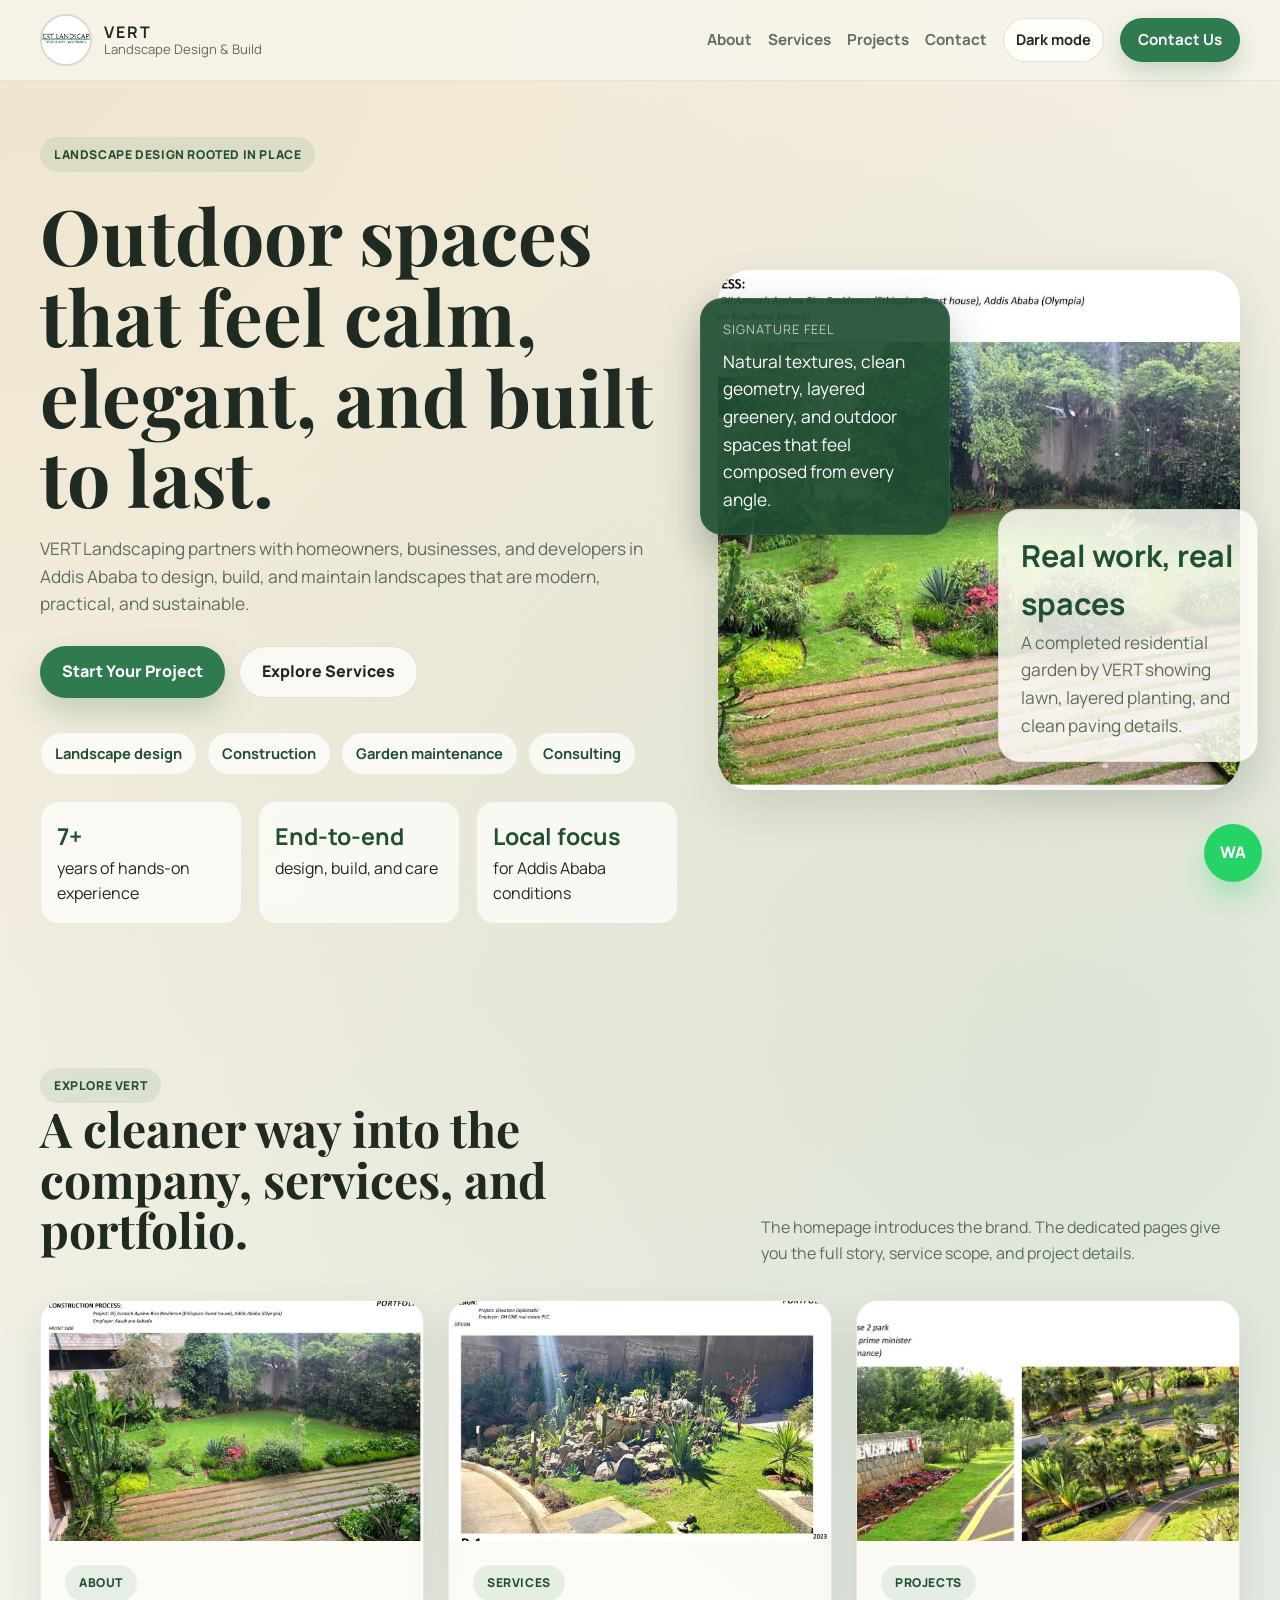
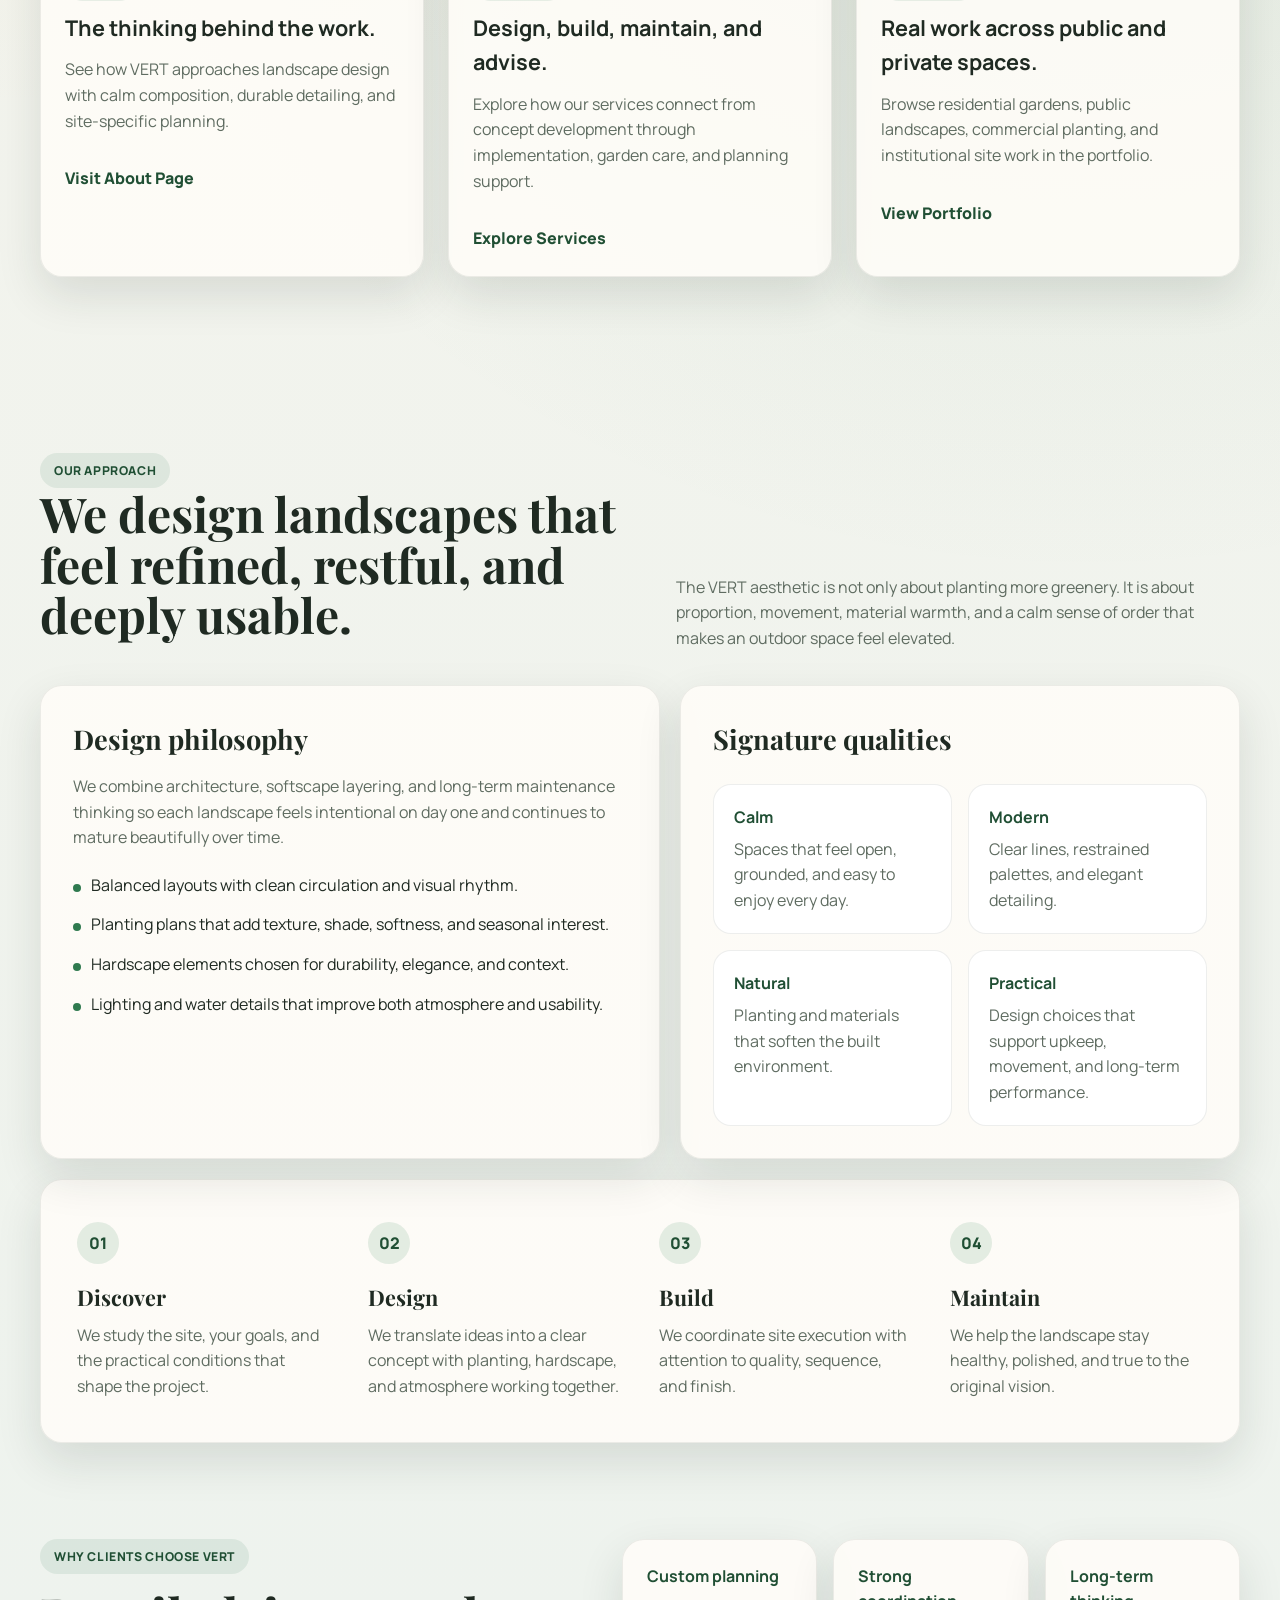
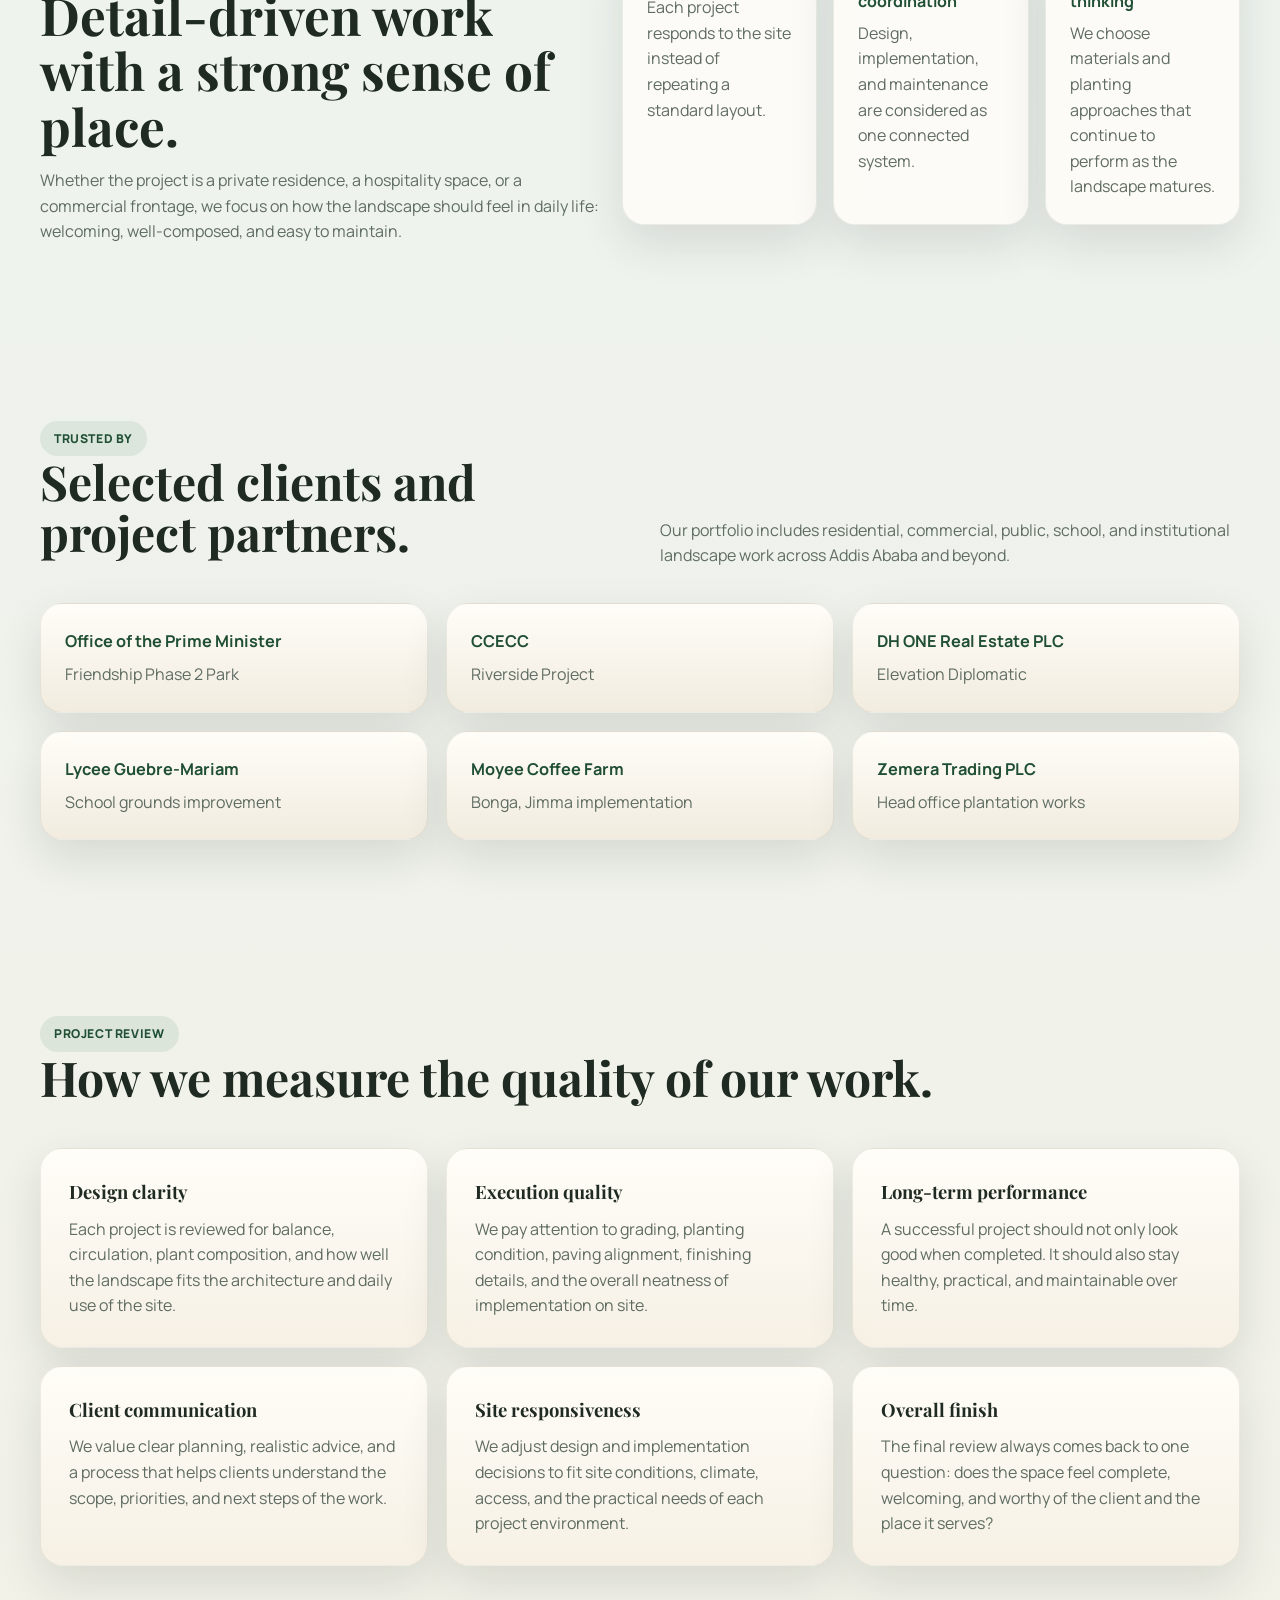
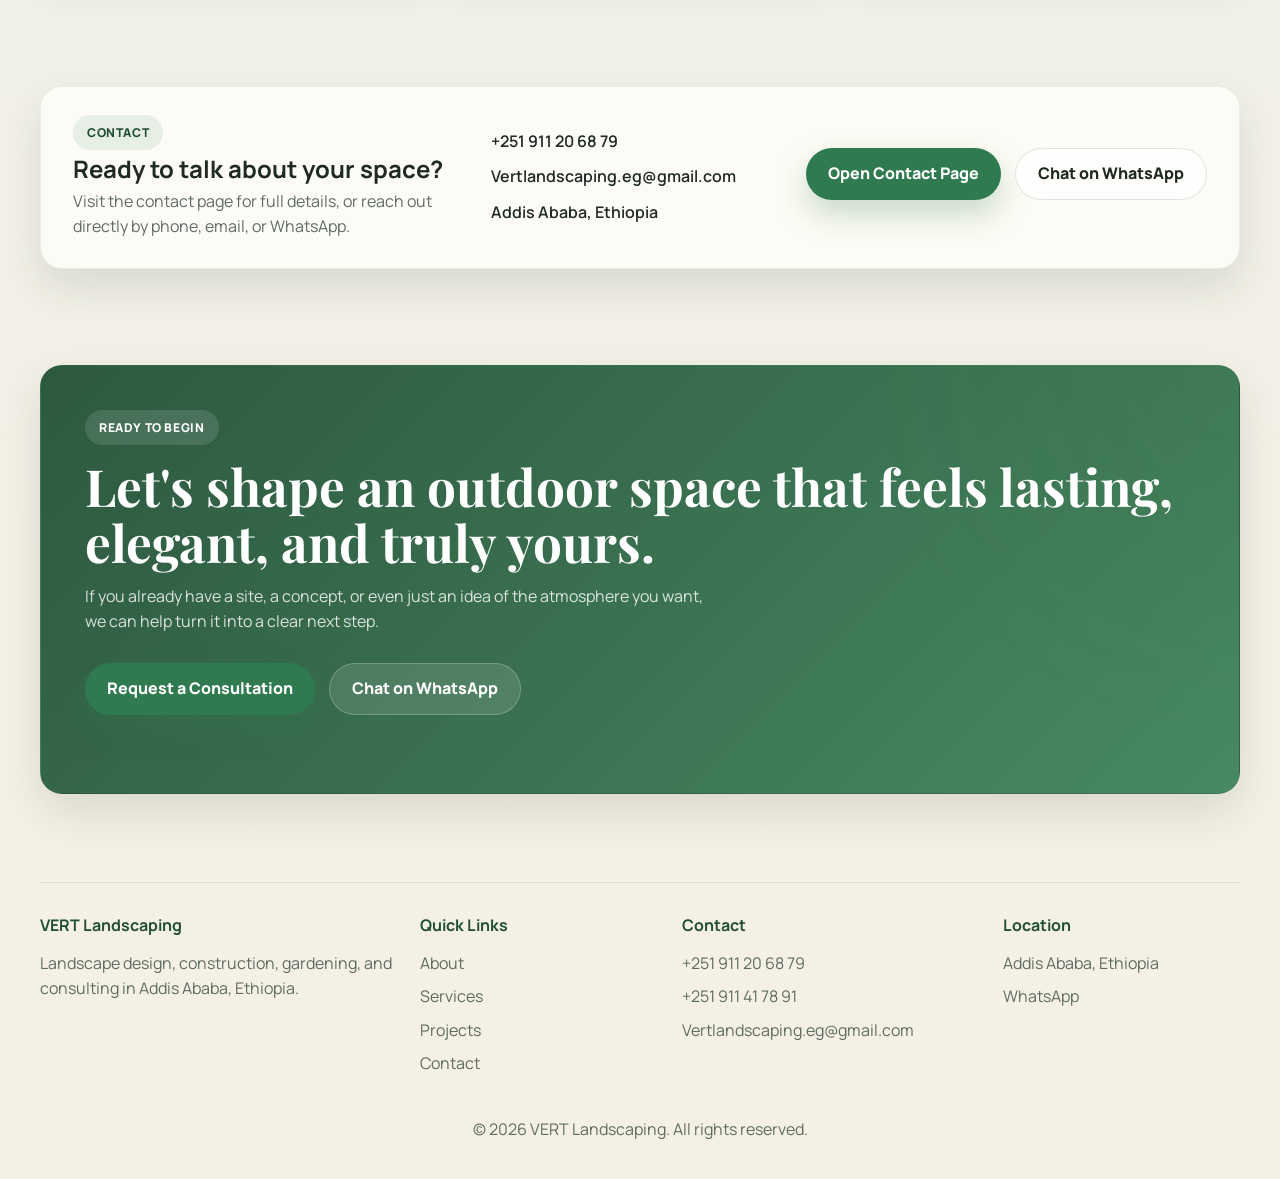
<file: Vert-website (2)/Vert-website/index.html>
<!DOCTYPE html>
<html lang="en">
<head>
<meta charset="UTF-8">
<meta name="viewport" content="width=device-width, initial-scale=1.0">
<title>VERT Landscaping | Design, Construction, and Garden Care</title>
<meta name="description" content="VERT Landscaping delivers modern landscape design, construction, garden care, and consulting services in Addis Ababa, Ethiopia.">
<meta property="og:title" content="VERT Landscaping">
<meta property="og:description" content="Landscape design, construction, gardening, and consulting in Addis Ababa, Ethiopia.">
<meta property="og:image" content="images/project6.jpg">
<meta property="og:type" content="website">
<meta name="color-scheme" content="light dark">
<link rel="icon" type="image/jpeg" href="images/logo.png.jpg">
<link rel="preconnect" href="https://fonts.googleapis.com">
<link rel="preconnect" href="https://fonts.gstatic.com" crossorigin>
<link href="https://fonts.googleapis.com/css2?family=Manrope:wght@400;500;700;800&family=Playfair+Display:wght@700&display=swap" rel="stylesheet">
<link rel="stylesheet" href="styles.css">
</head>
<body>
<a class="skip-link" href="#main-content">Skip to content</a>

<header class="site-header">
  <div class="nav-wrap">
    <a class="brand" href="#top" aria-label="VERT Landscaping home">
      <img src="images/logo.png.jpg" alt="VERT Landscaping logo">
      <div class="brand-text">
        <strong>VERT</strong>
        <span>Landscape Design &amp; Build</span>
      </div>
    </a>

    <button class="nav-toggle" type="button" aria-expanded="false" aria-controls="site-nav">
      Menu
    </button>

    <nav id="site-nav" class="nav-links" aria-label="Primary">
      <a href="about.html">About</a>
      <a href="services.html">Services</a>
      <a href="projects.html">Projects</a>
      <a href="contact.html">Contact</a>
      <button class="theme-toggle" type="button" aria-pressed="false" aria-label="Switch to dark mode">Dark mode</button>
      <a class="nav-cta" href="contact.html">Contact Us</a>
    </nav>
  </div>
</header>
<div class="nav-backdrop" hidden></div>

<main id="main-content">
  <section class="hero" id="top">
    <div>
      <span class="eyebrow">Landscape design rooted in place</span>
      <h1>Outdoor spaces that feel calm, elegant, and built to last.</h1>
      <p>
        VERT Landscaping partners with homeowners, businesses, and developers in Addis Ababa
        to design, build, and maintain landscapes that are modern, practical, and sustainable.
      </p>

      <div class="hero-actions">
        <a class="button button-primary" href="contact.html">Start Your Project</a>
        <a class="button button-secondary" href="services.html">Explore Services</a>
      </div>

      <div class="hero-service-list" aria-label="Core services">
        <span>Landscape design</span>
        <span>Construction</span>
        <span>Garden maintenance</span>
        <span>Consulting</span>
      </div>

      <ul class="hero-points" aria-label="VERT highlights">
        <li><strong>7+</strong> years of hands-on experience</li>
        <li><strong>End-to-end</strong> design, build, and care</li>
        <li><strong>Local focus</strong> for Addis Ababa conditions</li>
      </ul>
    </div>

    <div class="hero-visual">
      <img src="images/project6.jpg" alt="Completed VERT residential garden with lawn and planting beds" loading="eager">
      <div class="hero-badge panel">
        <strong>Real work, real spaces</strong>
        <p>A completed residential garden by VERT showing lawn, layered planting, and clean paving details.</p>
      </div>
      <div class="hero-detail panel">
        <span>Signature feel</span>
        <p>Natural textures, clean geometry, layered greenery, and outdoor spaces that feel composed from every angle.</p>
      </div>
    </div>
  </section>

  <section class="home-preview">
    <div class="section-heading">
      <div>
        <span class="eyebrow">Explore VERT</span>
        <h2>A cleaner way into the company, services, and portfolio.</h2>
      </div>
      <p>
        The homepage introduces the brand. The dedicated pages give you the full story, service scope, and project details.
      </p>
    </div>

    <div class="preview-grid">
      <article class="panel preview-card">
        <img src="images/project6.jpg" alt="Completed residential landscape by VERT" loading="lazy">
        <div class="preview-copy">
          <span class="eyebrow">About</span>
          <h3>The thinking behind the work.</h3>
          <p>See how VERT approaches landscape design with calm composition, durable detailing, and site-specific planning.</p>
          <a class="project-link" href="about.html">Visit About Page</a>
        </div>
      </article>

      <article class="panel preview-card">
        <img src="images/project8.jpg" alt="VERT planting and exterior landscape detail" loading="lazy">
        <div class="preview-copy">
          <span class="eyebrow">Services</span>
          <h3>Design, build, maintain, and advise.</h3>
          <p>Explore how our services connect from concept development through implementation, garden care, and planning support.</p>
          <a class="project-link" href="services.html">Explore Services</a>
        </div>
      </article>

      <article class="panel preview-card">
        <img src="images/project1.jpg" alt="Featured VERT public landscape project" loading="lazy">
        <div class="preview-copy">
          <span class="eyebrow">Projects</span>
          <h3>Real work across public and private spaces.</h3>
          <p>Browse residential gardens, public landscapes, commercial planting, and institutional site work in the portfolio.</p>
          <a class="project-link" href="projects.html">View Portfolio</a>
        </div>
      </article>
    </div>
  </section>

  <section id="approach" class="approach-section">
    <div class="section-heading">
      <div>
        <span class="eyebrow">Our Approach</span>
        <h2>We design landscapes that feel refined, restful, and deeply usable.</h2>
      </div>
      <p>
        The VERT aesthetic is not only about planting more greenery. It is about proportion, movement, material warmth,
        and a calm sense of order that makes an outdoor space feel elevated.
      </p>
    </div>

    <div class="approach-grid">
      <article class="panel philosophy-card">
        <h3>Design philosophy</h3>
        <p>
          We combine architecture, softscape layering, and long-term maintenance thinking so each landscape feels intentional
          on day one and continues to mature beautifully over time.
        </p>
        <ul class="feature-list">
          <li>Balanced layouts with clean circulation and visual rhythm.</li>
          <li>Planting plans that add texture, shade, softness, and seasonal interest.</li>
          <li>Hardscape elements chosen for durability, elegance, and context.</li>
          <li>Lighting and water details that improve both atmosphere and usability.</li>
        </ul>
      </article>

      <article class="panel material-card">
        <h3>Signature qualities</h3>
        <div class="quality-grid">
          <div>
            <strong>Calm</strong>
            <p>Spaces that feel open, grounded, and easy to enjoy every day.</p>
          </div>
          <div>
            <strong>Modern</strong>
            <p>Clear lines, restrained palettes, and elegant detailing.</p>
          </div>
          <div>
            <strong>Natural</strong>
            <p>Planting and materials that soften the built environment.</p>
          </div>
          <div>
            <strong>Practical</strong>
            <p>Design choices that support upkeep, movement, and long-term performance.</p>
          </div>
        </div>
      </article>
    </div>

    <div class="process-strip panel">
      <div class="process-step">
        <span>01</span>
        <h3>Discover</h3>
        <p>We study the site, your goals, and the practical conditions that shape the project.</p>
      </div>
      <div class="process-step">
        <span>02</span>
        <h3>Design</h3>
        <p>We translate ideas into a clear concept with planting, hardscape, and atmosphere working together.</p>
      </div>
      <div class="process-step">
        <span>03</span>
        <h3>Build</h3>
        <p>We coordinate site execution with attention to quality, sequence, and finish.</p>
      </div>
      <div class="process-step">
        <span>04</span>
        <h3>Maintain</h3>
        <p>We help the landscape stay healthy, polished, and true to the original vision.</p>
      </div>
    </div>
  </section>

  <section class="experience-band">
    <div class="experience-copy">
      <span class="eyebrow">Why Clients Choose VERT</span>
      <h2>Detail-driven work with a strong sense of place.</h2>
      <p>
        Whether the project is a private residence, a hospitality space, or a commercial frontage, we focus on how the
        landscape should feel in daily life: welcoming, well-composed, and easy to maintain.
      </p>
    </div>
    <div class="experience-list">
      <div class="experience-item panel">
        <strong>Custom planning</strong>
        <p>Each project responds to the site instead of repeating a standard layout.</p>
      </div>
      <div class="experience-item panel">
        <strong>Strong coordination</strong>
        <p>Design, implementation, and maintenance are considered as one connected system.</p>
      </div>
      <div class="experience-item panel">
        <strong>Long-term thinking</strong>
        <p>We choose materials and planting approaches that continue to perform as the landscape matures.</p>
      </div>
    </div>
  </section>

  <section id="clients" class="clients-section">
    <div class="section-heading">
      <div>
        <span class="eyebrow">Trusted By</span>
        <h2>Selected clients and project partners.</h2>
      </div>
      <p>
        Our portfolio includes residential, commercial, public, school, and institutional landscape work across Addis Ababa and beyond.
      </p>
    </div>

    <div class="client-grid">
      <div class="panel client-card">
        <strong>Office of the Prime Minister</strong>
        <span>Friendship Phase 2 Park</span>
      </div>
      <div class="panel client-card">
        <strong>CCECC</strong>
        <span>Riverside Project</span>
      </div>
      <div class="panel client-card">
        <strong>DH ONE Real Estate PLC</strong>
        <span>Elevation Diplomatic</span>
      </div>
      <div class="panel client-card">
        <strong>Lycee Guebre-Mariam</strong>
        <span>School grounds improvement</span>
      </div>
      <div class="panel client-card">
        <strong>Moyee Coffee Farm</strong>
        <span>Bonga, Jimma implementation</span>
      </div>
      <div class="panel client-card">
        <strong>Zemera Trading PLC</strong>
        <span>Head office plantation works</span>
      </div>
    </div>
  </section>

  <section id="reviews">
    <div class="section-heading">
      <div>
        <span class="eyebrow">Project Review</span>
        <h2>How we measure the quality of our work.</h2>
      </div>
    </div>

    <div class="review-grid">
      <article class="panel review-card">
        <strong>Design clarity</strong>
        <p>
          Each project is reviewed for balance, circulation, plant composition, and how well the landscape fits the architecture and daily use of the site.
        </p>
      </article>

      <article class="panel review-card">
        <strong>Execution quality</strong>
        <p>
          We pay attention to grading, planting condition, paving alignment, finishing details, and the overall neatness of implementation on site.
        </p>
      </article>

      <article class="panel review-card">
        <strong>Long-term performance</strong>
        <p>
          A successful project should not only look good when completed. It should also stay healthy, practical, and maintainable over time.
        </p>
      </article>

      <article class="panel review-card">
        <strong>Client communication</strong>
        <p>
          We value clear planning, realistic advice, and a process that helps clients understand the scope, priorities, and next steps of the work.
        </p>
      </article>

      <article class="panel review-card">
        <strong>Site responsiveness</strong>
        <p>
          We adjust design and implementation decisions to fit site conditions, climate, access, and the practical needs of each project environment.
        </p>
      </article>

      <article class="panel review-card">
        <strong>Overall finish</strong>
        <p>
          The final review always comes back to one question: does the space feel complete, welcoming, and worthy of the client and the place it serves?
        </p>
      </article>
    </div>
  </section>

  <section class="home-contact">
    <div class="panel home-contact-card">
      <div>
        <span class="eyebrow">Contact</span>
        <h2>Ready to talk about your space?</h2>
        <p>
          Visit the contact page for full details, or reach out directly by phone, email, or WhatsApp.
        </p>
      </div>
      <div class="home-contact-meta">
        <a href="tel:+251911206879">+251 911 20 68 79</a>
        <a href="mailto:Vertlandscaping.eg@gmail.com">Vertlandscaping.eg@gmail.com</a>
        <span>Addis Ababa, Ethiopia</span>
      </div>
      <div class="hero-actions">
        <a class="button button-primary" href="contact.html">Open Contact Page</a>
        <a class="button button-secondary" href="https://wa.me/251911206879">Chat on WhatsApp</a>
      </div>
    </div>
  </section>

  <section class="closing-cta">
    <div class="panel closing-card">
      <span class="eyebrow">Ready to Begin</span>
      <h2>Let's shape an outdoor space that feels lasting, elegant, and truly yours.</h2>
      <p>
        If you already have a site, a concept, or even just an idea of the atmosphere you want, we can help turn it into a clear next step.
      </p>
      <div class="hero-actions">
        <a class="button button-primary" href="contact.html">Request a Consultation</a>
        <a class="button button-secondary" href="https://wa.me/251911206879">Chat on WhatsApp</a>
      </div>
    </div>
  </section>
</main>

<footer class="site-footer">
  <div class="footer-grid">
    <div>
      <strong>VERT Landscaping</strong>
      <p>Landscape design, construction, gardening, and consulting in Addis Ababa, Ethiopia.</p>
    </div>
    <div>
      <strong>Quick Links</strong>
      <a href="about.html">About</a>
      <a href="services.html">Services</a>
      <a href="projects.html">Projects</a>
      <a href="contact.html">Contact</a>
    </div>
    <div>
      <strong>Contact</strong>
      <a href="tel:+251911206879">+251 911 20 68 79</a>
      <a href="tel:+251911417891">+251 911 41 78 91</a>
      <a href="mailto:Vertlandscaping.eg@gmail.com">Vertlandscaping.eg@gmail.com</a>
    </div>
    <div>
      <strong>Location</strong>
      <p>Addis Ababa, Ethiopia</p>
      <a href="https://wa.me/251911206879">WhatsApp</a>
    </div>
  </div>
  <p class="footer-note">&copy; 2026 VERT Landscaping. All rights reserved.</p>
</footer>

<a class="whatsapp" href="https://wa.me/251911206879" aria-label="Chat with VERT Landscaping on WhatsApp">
  WA
</a>

<script src="script.js"></script>
</body>
</html>
</file>
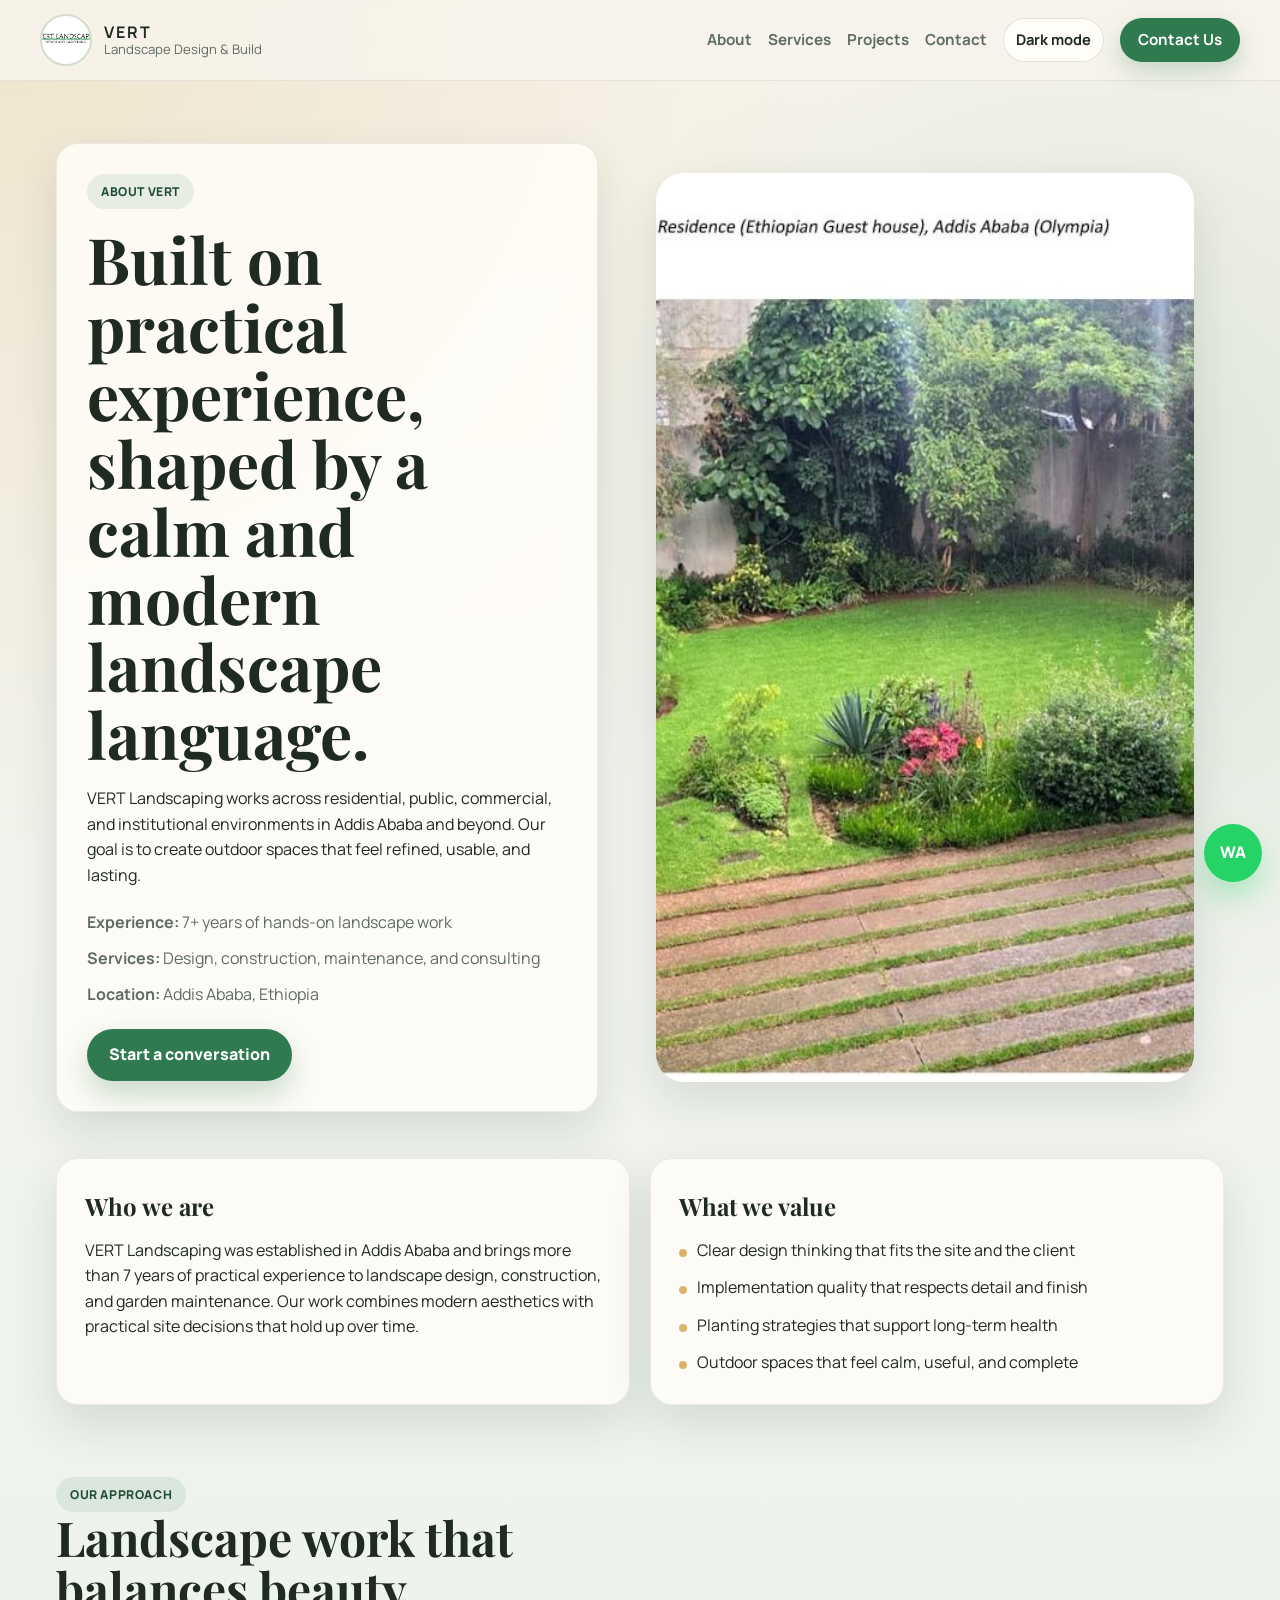
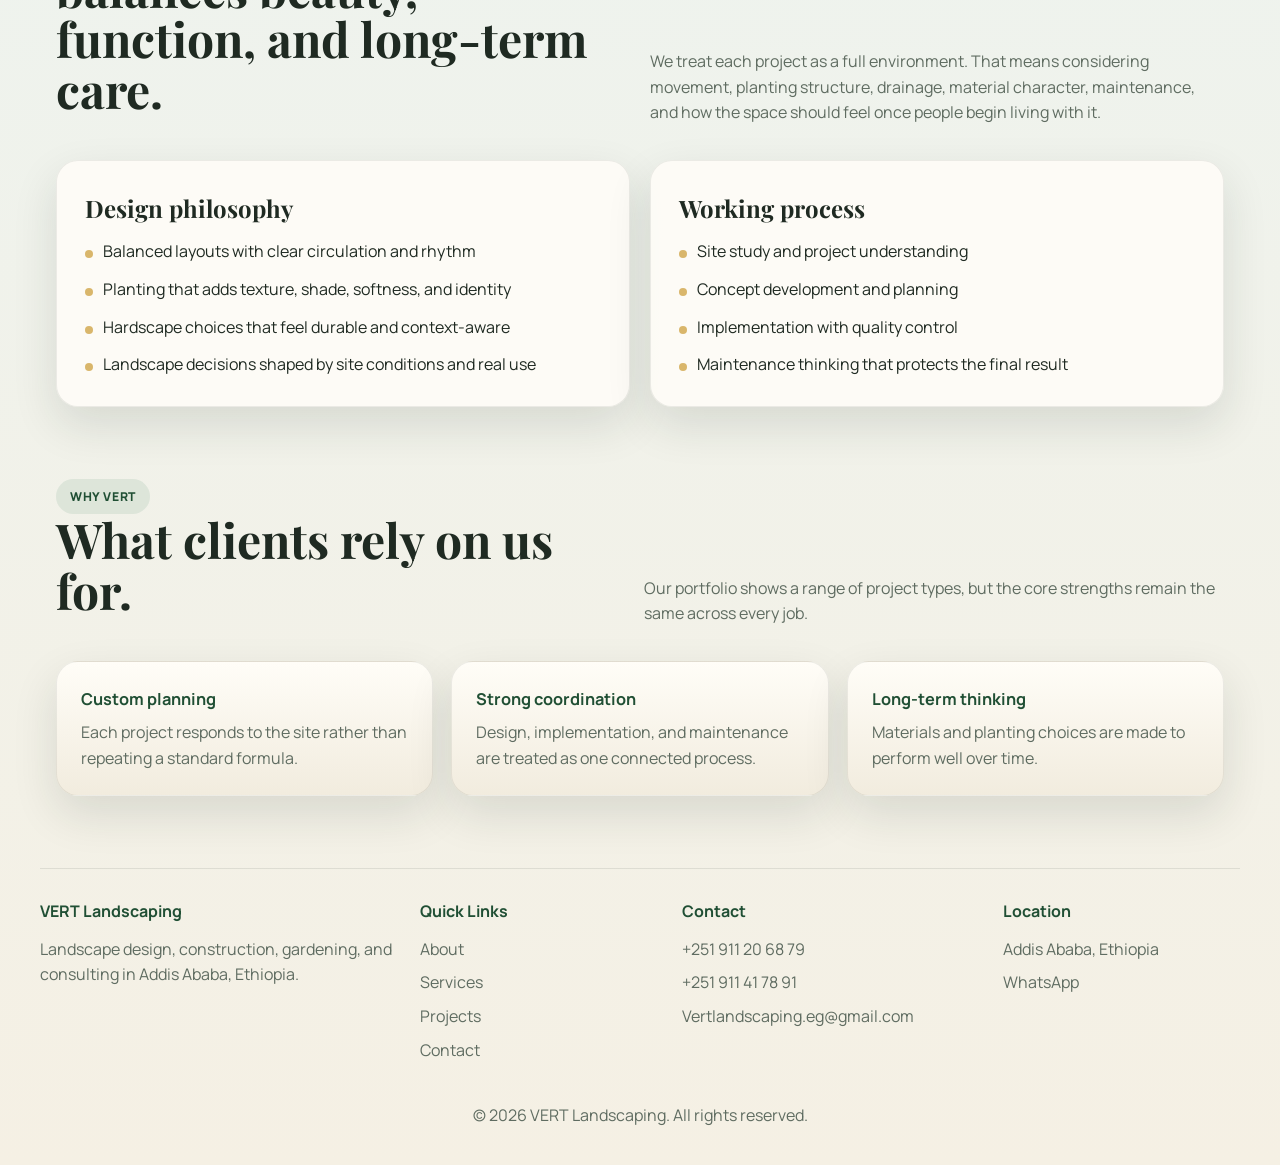
<file: Vert-website (2)/Vert-website/about.html>
<!DOCTYPE html>
<html lang="en">
<head>
<meta charset="UTF-8">
<meta name="viewport" content="width=device-width, initial-scale=1.0">
<title>About VERT Landscaping</title>
<meta name="description" content="Learn more about VERT Landscaping, our design philosophy, experience, and approach to landscape projects in Addis Ababa.">
<meta name="color-scheme" content="light dark">
<link rel="icon" type="image/jpeg" href="images/logo.png.jpg">
<link rel="preconnect" href="https://fonts.googleapis.com">
<link rel="preconnect" href="https://fonts.gstatic.com" crossorigin>
<link href="https://fonts.googleapis.com/css2?family=Manrope:wght@400;500;700;800&family=Playfair+Display:wght@700&display=swap" rel="stylesheet">
<link rel="stylesheet" href="styles.css">
</head>
<body>
<a class="skip-link" href="#main-content">Skip to content</a>

<header class="site-header">
  <div class="nav-wrap">
    <a class="brand" href="index.html" aria-label="VERT Landscaping home">
      <img src="images/logo.png.jpg" alt="VERT Landscaping logo">
      <div class="brand-text">
        <strong>VERT</strong>
        <span>Landscape Design &amp; Build</span>
      </div>
    </a>

    <button class="nav-toggle" type="button" aria-expanded="false" aria-controls="site-nav">
      Menu
    </button>

    <nav id="site-nav" class="nav-links" aria-label="Primary">
      <a href="about.html">About</a>
      <a href="services.html">Services</a>
      <a href="projects.html">Projects</a>
      <a href="contact.html">Contact</a>
      <button class="theme-toggle" type="button" aria-pressed="false" aria-label="Switch to dark mode">Dark mode</button>
      <a class="nav-cta" href="contact.html">Contact Us</a>
    </nav>
  </div>
</header>
<div class="nav-backdrop" hidden></div>

<main id="main-content" class="page-shell">
  <section class="page-hero">
    <div class="page-hero-grid">
      <article class="panel page-hero-copy">
        <span class="eyebrow">About VERT</span>
        <h1>Built on practical experience, shaped by a calm and modern landscape language.</h1>
        <p>
          VERT Landscaping works across residential, public, commercial, and institutional environments in Addis Ababa and beyond.
          Our goal is to create outdoor spaces that feel refined, usable, and lasting.
        </p>
        <div class="page-meta">
          <span><strong>Experience:</strong> 7+ years of hands-on landscape work</span>
          <span><strong>Services:</strong> Design, construction, maintenance, and consulting</span>
          <span><strong>Location:</strong> Addis Ababa, Ethiopia</span>
        </div>
        <a class="button button-primary" href="contact.html">Start a conversation</a>
      </article>

      <div class="page-hero-visual">
        <img src="images/project6.jpg" alt="Completed VERT landscape project">
      </div>
    </div>
  </section>

  <section class="page-section">
    <div class="page-grid">
      <article class="panel detail-card">
        <h3>Who we are</h3>
        <p>
          VERT Landscaping was established in Addis Ababa and brings more than 7 years of practical experience to landscape design,
          construction, and garden maintenance. Our work combines modern aesthetics with practical site decisions that hold up over time.
        </p>
      </article>

      <article class="panel detail-card">
        <h3>What we value</h3>
        <ul class="detail-list">
          <li>Clear design thinking that fits the site and the client</li>
          <li>Implementation quality that respects detail and finish</li>
          <li>Planting strategies that support long-term health</li>
          <li>Outdoor spaces that feel calm, useful, and complete</li>
        </ul>
      </article>
    </div>
  </section>

  <section class="page-section">
    <div class="section-heading">
      <div>
        <span class="eyebrow">Our Approach</span>
        <h2>Landscape work that balances beauty, function, and long-term care.</h2>
      </div>
      <p>
        We treat each project as a full environment. That means considering movement, planting structure, drainage, material character,
        maintenance, and how the space should feel once people begin living with it.
      </p>
    </div>

    <div class="page-grid">
      <article class="panel detail-card">
        <h3>Design philosophy</h3>
        <ul class="detail-list">
          <li>Balanced layouts with clear circulation and rhythm</li>
          <li>Planting that adds texture, shade, softness, and identity</li>
          <li>Hardscape choices that feel durable and context-aware</li>
          <li>Landscape decisions shaped by site conditions and real use</li>
        </ul>
      </article>

      <article class="panel detail-card">
        <h3>Working process</h3>
        <ul class="detail-list">
          <li>Site study and project understanding</li>
          <li>Concept development and planning</li>
          <li>Implementation with quality control</li>
          <li>Maintenance thinking that protects the final result</li>
        </ul>
      </article>
    </div>
  </section>

  <section class="page-section">
    <div class="section-heading">
      <div>
        <span class="eyebrow">Why VERT</span>
        <h2>What clients rely on us for.</h2>
      </div>
      <p>
        Our portfolio shows a range of project types, but the core strengths remain the same across every job.
      </p>
    </div>

    <div class="client-grid">
      <div class="panel client-card">
        <strong>Custom planning</strong>
        <span>Each project responds to the site rather than repeating a standard formula.</span>
      </div>
      <div class="panel client-card">
        <strong>Strong coordination</strong>
        <span>Design, implementation, and maintenance are treated as one connected process.</span>
      </div>
      <div class="panel client-card">
        <strong>Long-term thinking</strong>
        <span>Materials and planting choices are made to perform well over time.</span>
      </div>
    </div>
  </section>
</main>

<footer class="site-footer">
  <div class="footer-grid">
    <div>
      <strong>VERT Landscaping</strong>
      <p>Landscape design, construction, gardening, and consulting in Addis Ababa, Ethiopia.</p>
    </div>
    <div>
      <strong>Quick Links</strong>
      <a href="about.html">About</a>
      <a href="services.html">Services</a>
      <a href="projects.html">Projects</a>
      <a href="contact.html">Contact</a>
    </div>
    <div>
      <strong>Contact</strong>
      <a href="tel:+251911206879">+251 911 20 68 79</a>
      <a href="tel:+251911417891">+251 911 41 78 91</a>
      <a href="mailto:Vertlandscaping.eg@gmail.com">Vertlandscaping.eg@gmail.com</a>
    </div>
    <div>
      <strong>Location</strong>
      <p>Addis Ababa, Ethiopia</p>
      <a href="https://wa.me/251911206879">WhatsApp</a>
    </div>
  </div>
  <p class="footer-note">&copy; 2026 VERT Landscaping. All rights reserved.</p>
</footer>

<a class="whatsapp" href="https://wa.me/251911206879" aria-label="Chat with VERT Landscaping on WhatsApp">WA</a>

<script src="script.js"></script>
</body>
</html>
</file>
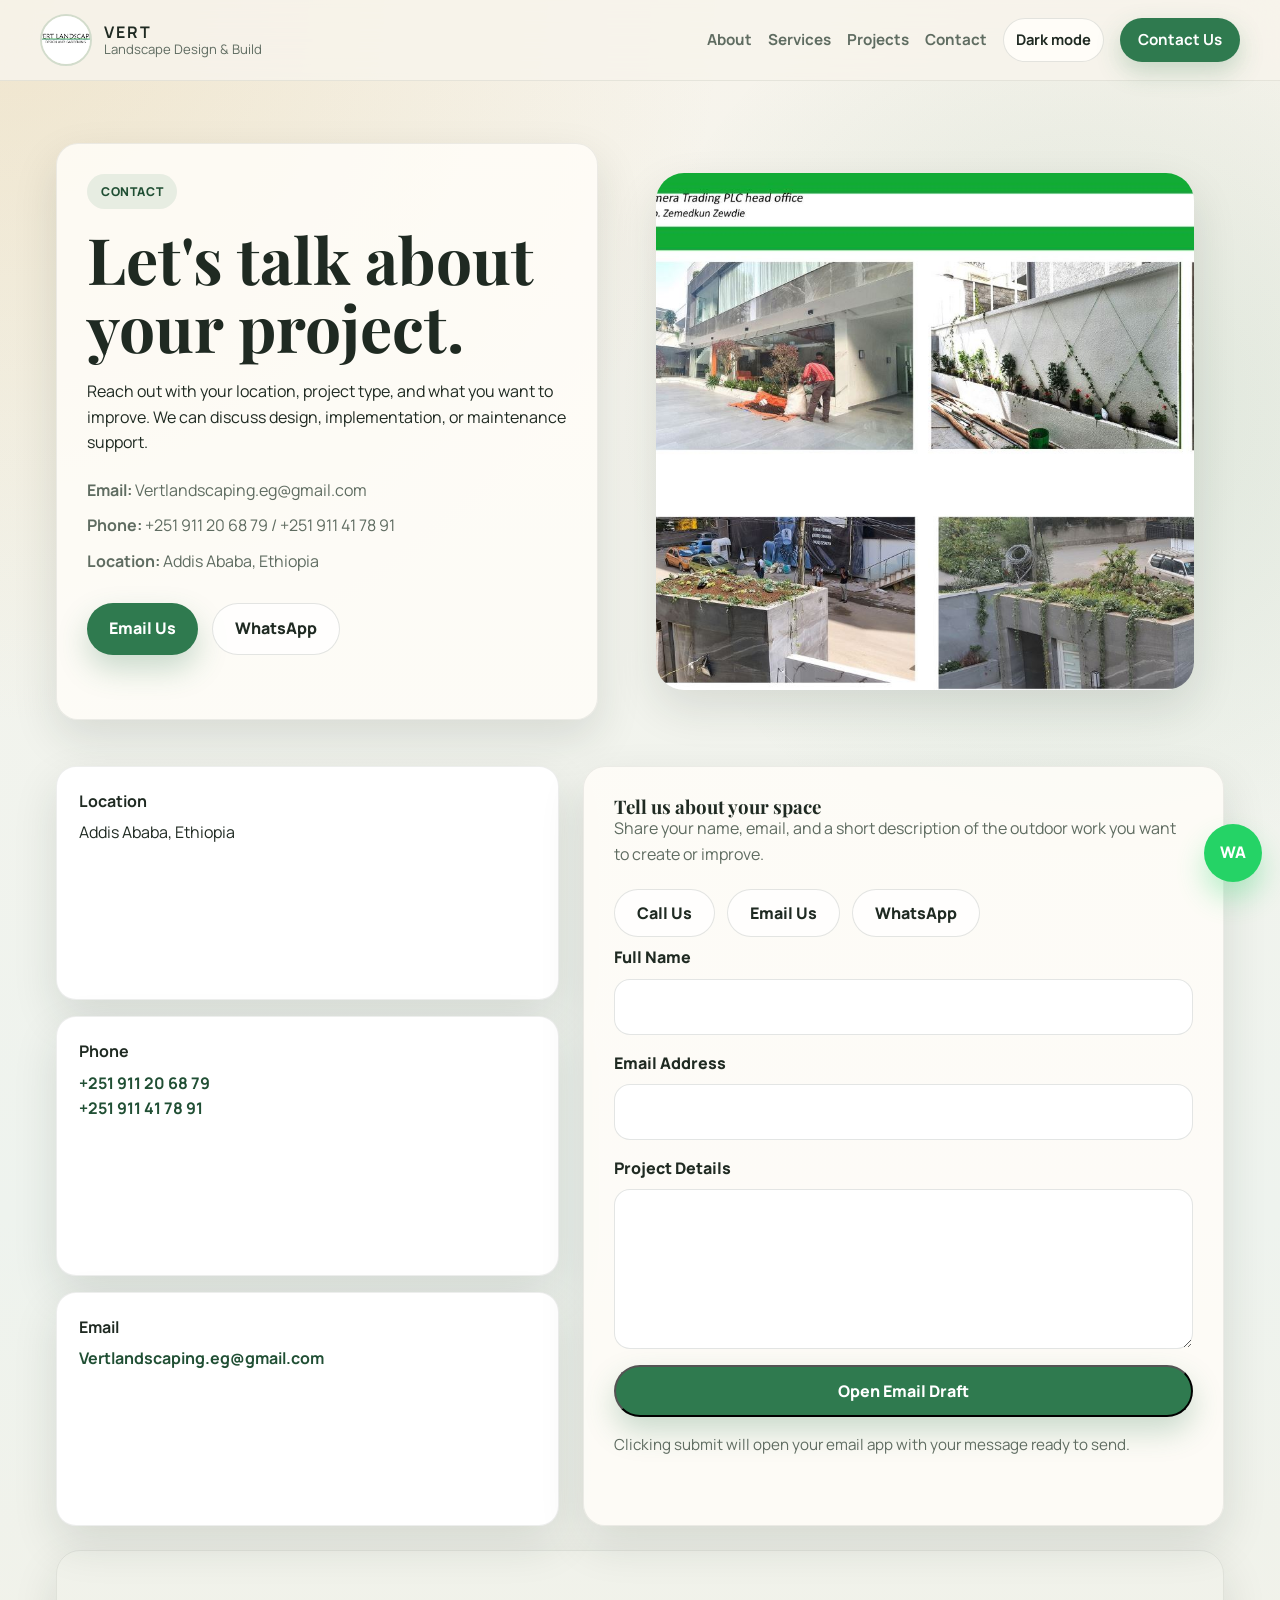
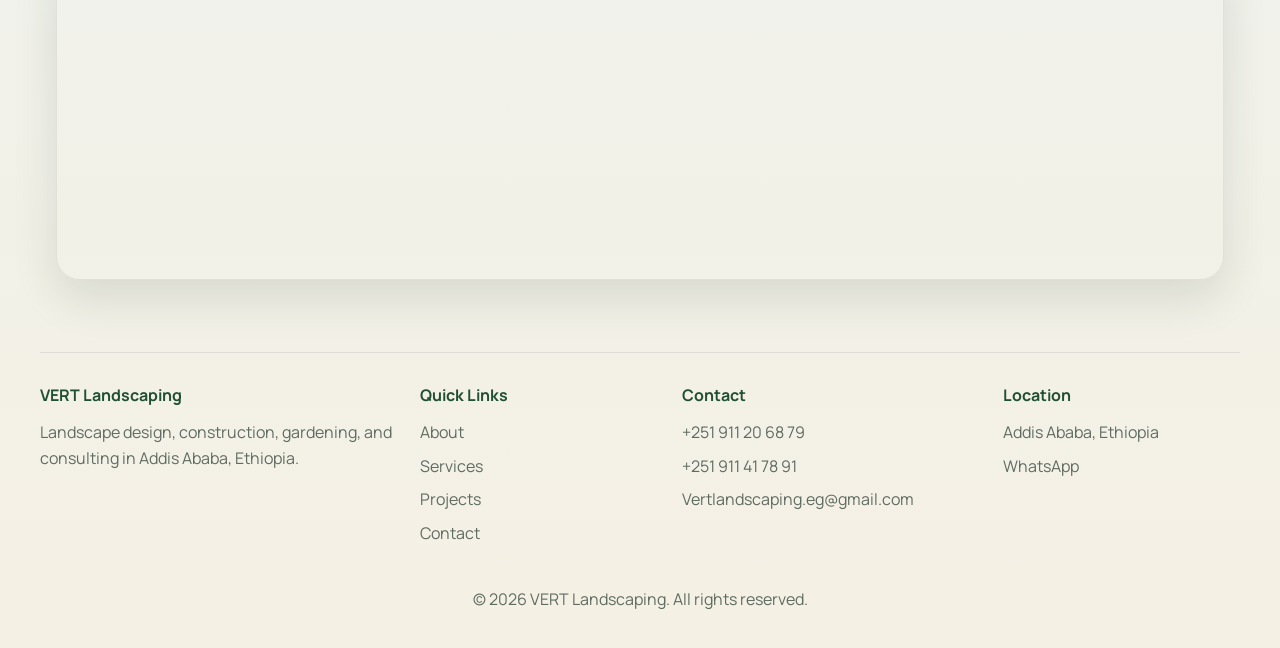
<file: Vert-website (2)/Vert-website/contact.html>
<!DOCTYPE html>
<html lang="en">
<head>
<meta charset="UTF-8">
<meta name="viewport" content="width=device-width, initial-scale=1.0">
<title>Contact | VERT Landscaping</title>
<meta name="description" content="Contact VERT Landscaping for landscape design, construction, maintenance, and consulting in Addis Ababa, Ethiopia.">
<meta name="color-scheme" content="light dark">
<link rel="icon" type="image/jpeg" href="images/logo.png.jpg">
<link rel="preconnect" href="https://fonts.googleapis.com">
<link rel="preconnect" href="https://fonts.gstatic.com" crossorigin>
<link href="https://fonts.googleapis.com/css2?family=Manrope:wght@400;500;700;800&family=Playfair+Display:wght@700&display=swap" rel="stylesheet">
<link rel="stylesheet" href="styles.css">
</head>
<body>
<a class="skip-link" href="#main-content">Skip to content</a>
<header class="site-header"><div class="nav-wrap"><a class="brand" href="index.html" aria-label="VERT Landscaping home"><img src="images/logo.png.jpg" alt="VERT Landscaping logo"><div class="brand-text"><strong>VERT</strong><span>Landscape Design &amp; Build</span></div></a><button class="nav-toggle" type="button" aria-expanded="false" aria-controls="site-nav">Menu</button><nav id="site-nav" class="nav-links" aria-label="Primary"><a href="about.html">About</a><a href="services.html">Services</a><a href="projects.html">Projects</a><a href="contact.html">Contact</a><button class="theme-toggle" type="button" aria-pressed="false" aria-label="Switch to dark mode">Dark mode</button><a class="nav-cta" href="contact.html">Contact Us</a></nav></div></header>
<div class="nav-backdrop" hidden></div>
<main id="main-content" class="page-shell">
  <section class="page-hero">
    <div class="page-hero-grid">
      <article class="panel page-hero-copy">
        <span class="eyebrow">Contact</span>
        <h1>Let's talk about your project.</h1>
        <p>Reach out with your location, project type, and what you want to improve. We can discuss design, implementation, or maintenance support.</p>
        <div class="page-meta">
          <span><strong>Email:</strong> Vertlandscaping.eg@gmail.com</span>
          <span><strong>Phone:</strong> +251 911 20 68 79 / +251 911 41 78 91</span>
          <span><strong>Location:</strong> Addis Ababa, Ethiopia</span>
        </div>
        <div class="hero-actions">
          <a class="button button-primary" href="mailto:Vertlandscaping.eg@gmail.com">Email Us</a>
          <a class="button button-secondary" href="https://wa.me/251911206879">WhatsApp</a>
        </div>
      </article>
      <div class="page-hero-visual"><img src="images/project12.jpg" alt="Commercial landscape project by VERT"></div>
    </div>
  </section>
  <section class="page-section">
    <div class="contact-layout">
      <aside class="contact-stack">
        <div class="panel contact-item"><h4>Location</h4><p>Addis Ababa, Ethiopia</p></div>
        <div class="panel contact-item"><h4>Phone</h4><p><a href="tel:+251911206879">+251 911 20 68 79</a></p><p><a href="tel:+251911417891">+251 911 41 78 91</a></p></div>
        <div class="panel contact-item"><h4>Email</h4><p><a href="mailto:Vertlandscaping.eg@gmail.com">Vertlandscaping.eg@gmail.com</a></p></div>
      </aside>
      <article class="panel contact-card">
        <h3>Tell us about your space</h3>
        <p>Share your name, email, and a short description of the outdoor work you want to create or improve.</p>
        <div class="contact-actions"><a class="button button-secondary" href="tel:+251911206879">Call Us</a><a class="button button-secondary" href="mailto:Vertlandscaping.eg@gmail.com">Email Us</a><a class="button button-secondary" href="https://wa.me/251911206879">WhatsApp</a></div>
        <form id="contact-form" class="contact-form">
          <div class="field"><label for="full-name">Full Name</label><input id="full-name" name="full-name" type="text" autocomplete="name" required></div>
          <div class="field"><label for="email-address">Email Address</label><input id="email-address" name="email-address" type="email" autocomplete="email" required></div>
          <div class="field"><label for="message">Project Details</label><textarea id="message" name="message" required></textarea></div>
          <button class="button button-primary" type="submit">Open Email Draft</button>
          <p class="form-note">Clicking submit will open your email app with your message ready to send.</p>
          <p id="form-status" class="form-status" aria-live="polite"></p>
        </form>
      </article>
    </div>
    <div class="map-frame"><iframe title="Map of Addis Ababa" src="https://maps.google.com/maps?q=addis%20ababa&t=&z=13&ie=UTF8&iwloc=&output=embed" loading="lazy" referrerpolicy="no-referrer-when-downgrade"></iframe></div>
  </section>
</main>
<footer class="site-footer"><div class="footer-grid"><div><strong>VERT Landscaping</strong><p>Landscape design, construction, gardening, and consulting in Addis Ababa, Ethiopia.</p></div><div><strong>Quick Links</strong><a href="about.html">About</a><a href="services.html">Services</a><a href="projects.html">Projects</a><a href="contact.html">Contact</a></div><div><strong>Contact</strong><a href="tel:+251911206879">+251 911 20 68 79</a><a href="tel:+251911417891">+251 911 41 78 91</a><a href="mailto:Vertlandscaping.eg@gmail.com">Vertlandscaping.eg@gmail.com</a></div><div><strong>Location</strong><p>Addis Ababa, Ethiopia</p><a href="https://wa.me/251911206879">WhatsApp</a></div></div><p class="footer-note">&copy; 2026 VERT Landscaping. All rights reserved.</p></footer>
<a class="whatsapp" href="https://wa.me/251911206879" aria-label="Chat with VERT Landscaping on WhatsApp">WA</a>
<script src="script.js"></script>
</body>
</html>
</file>
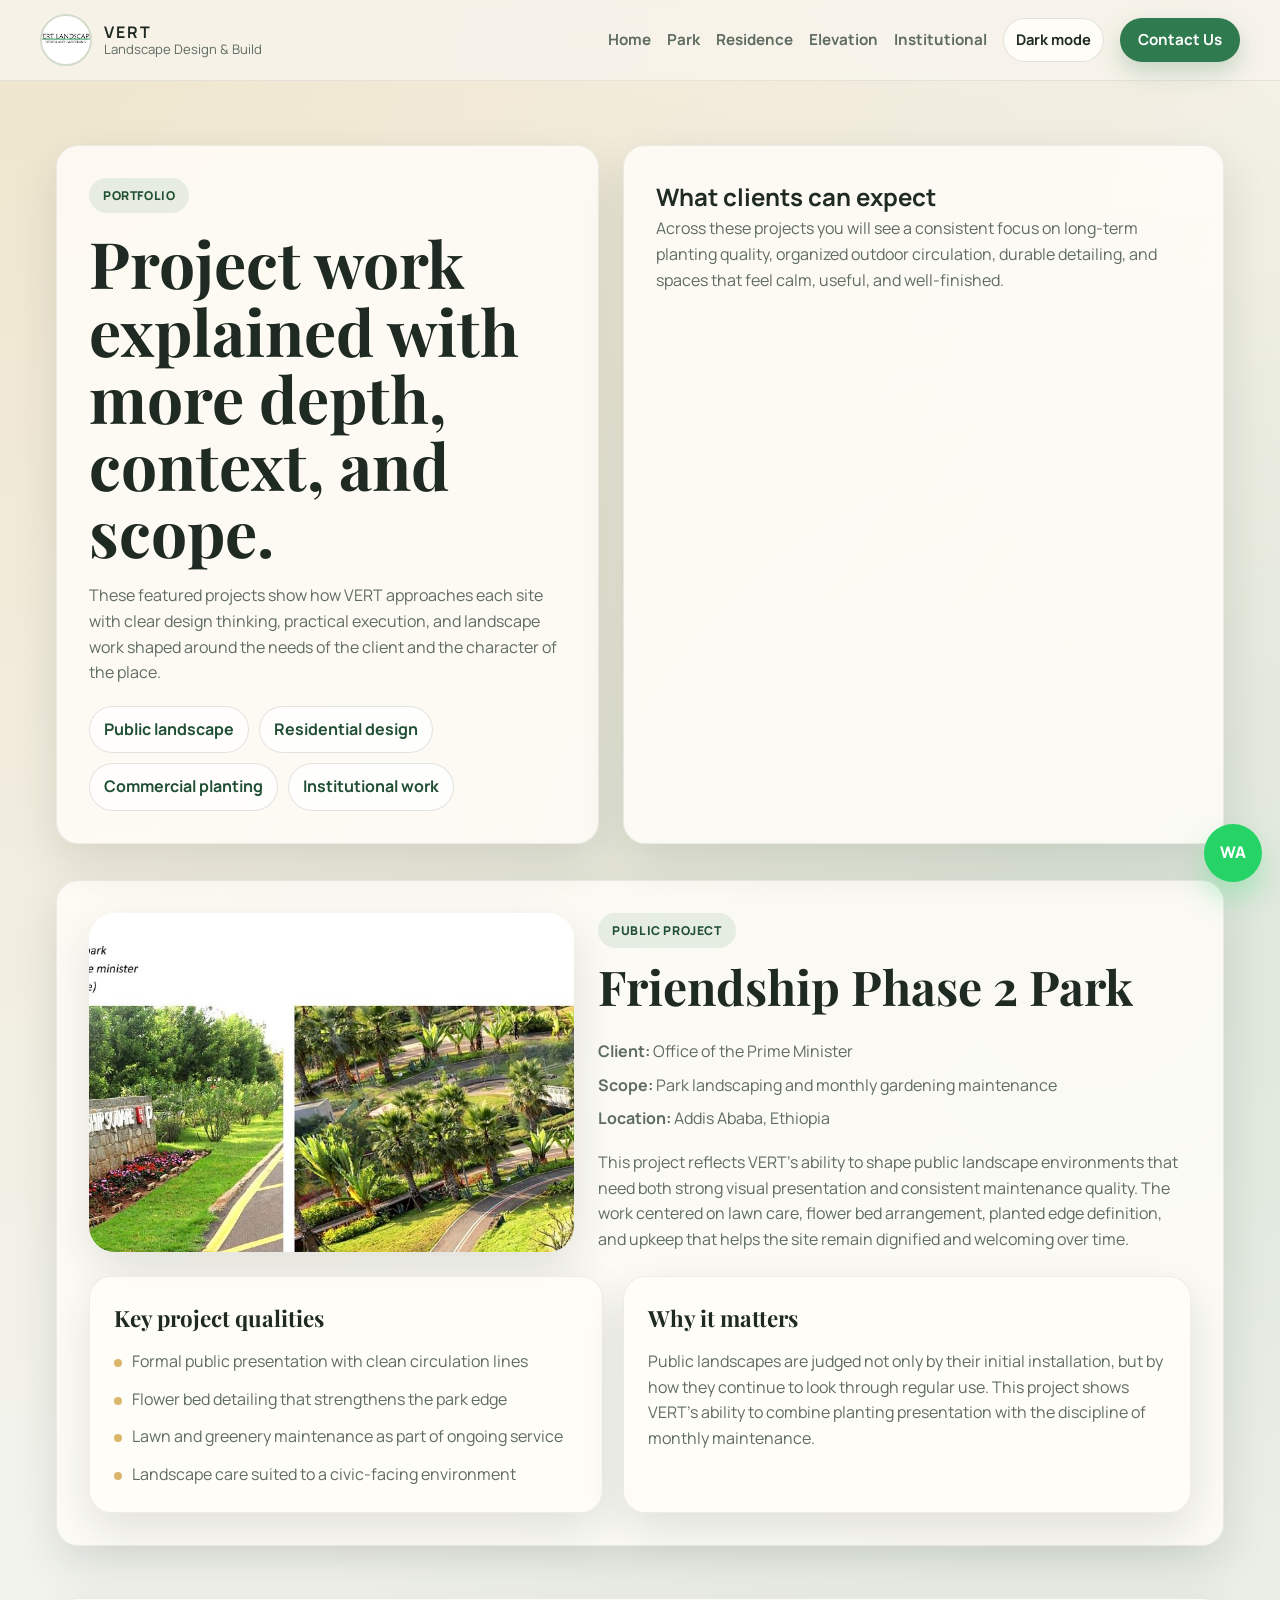
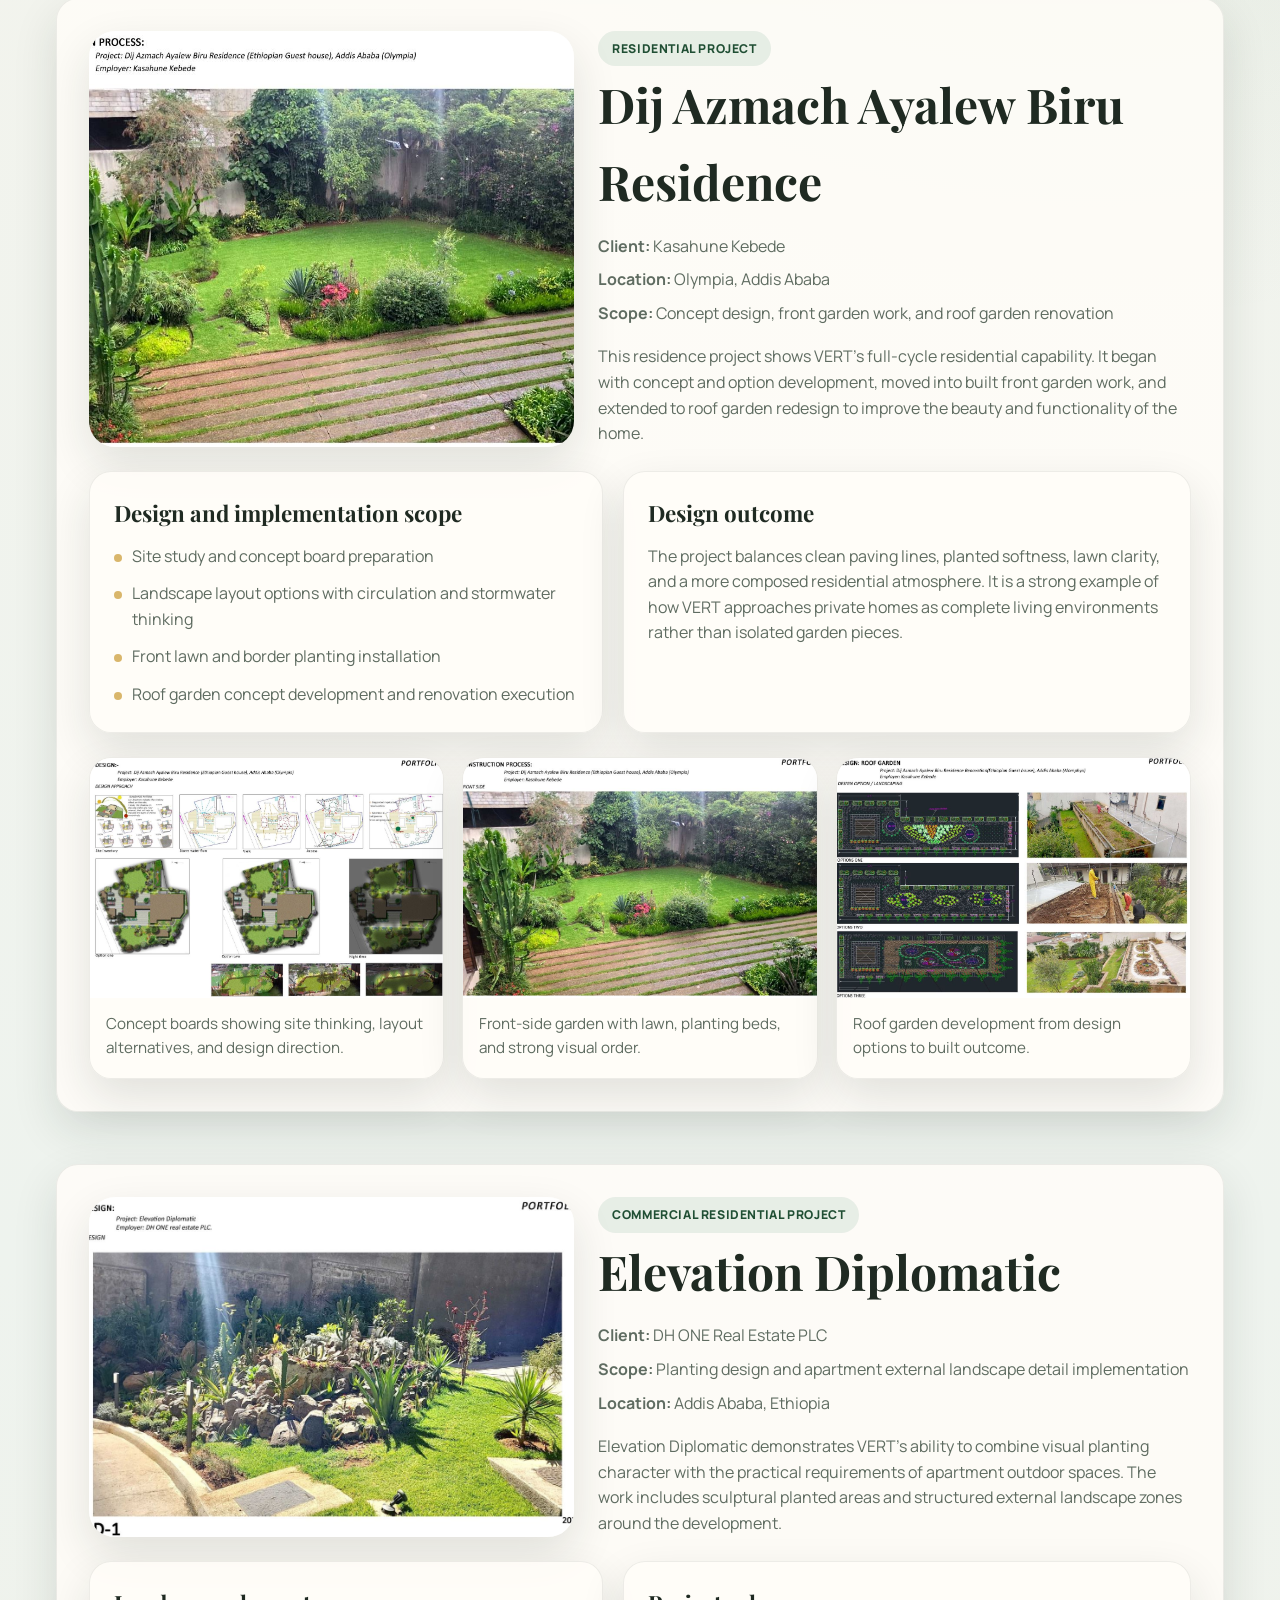
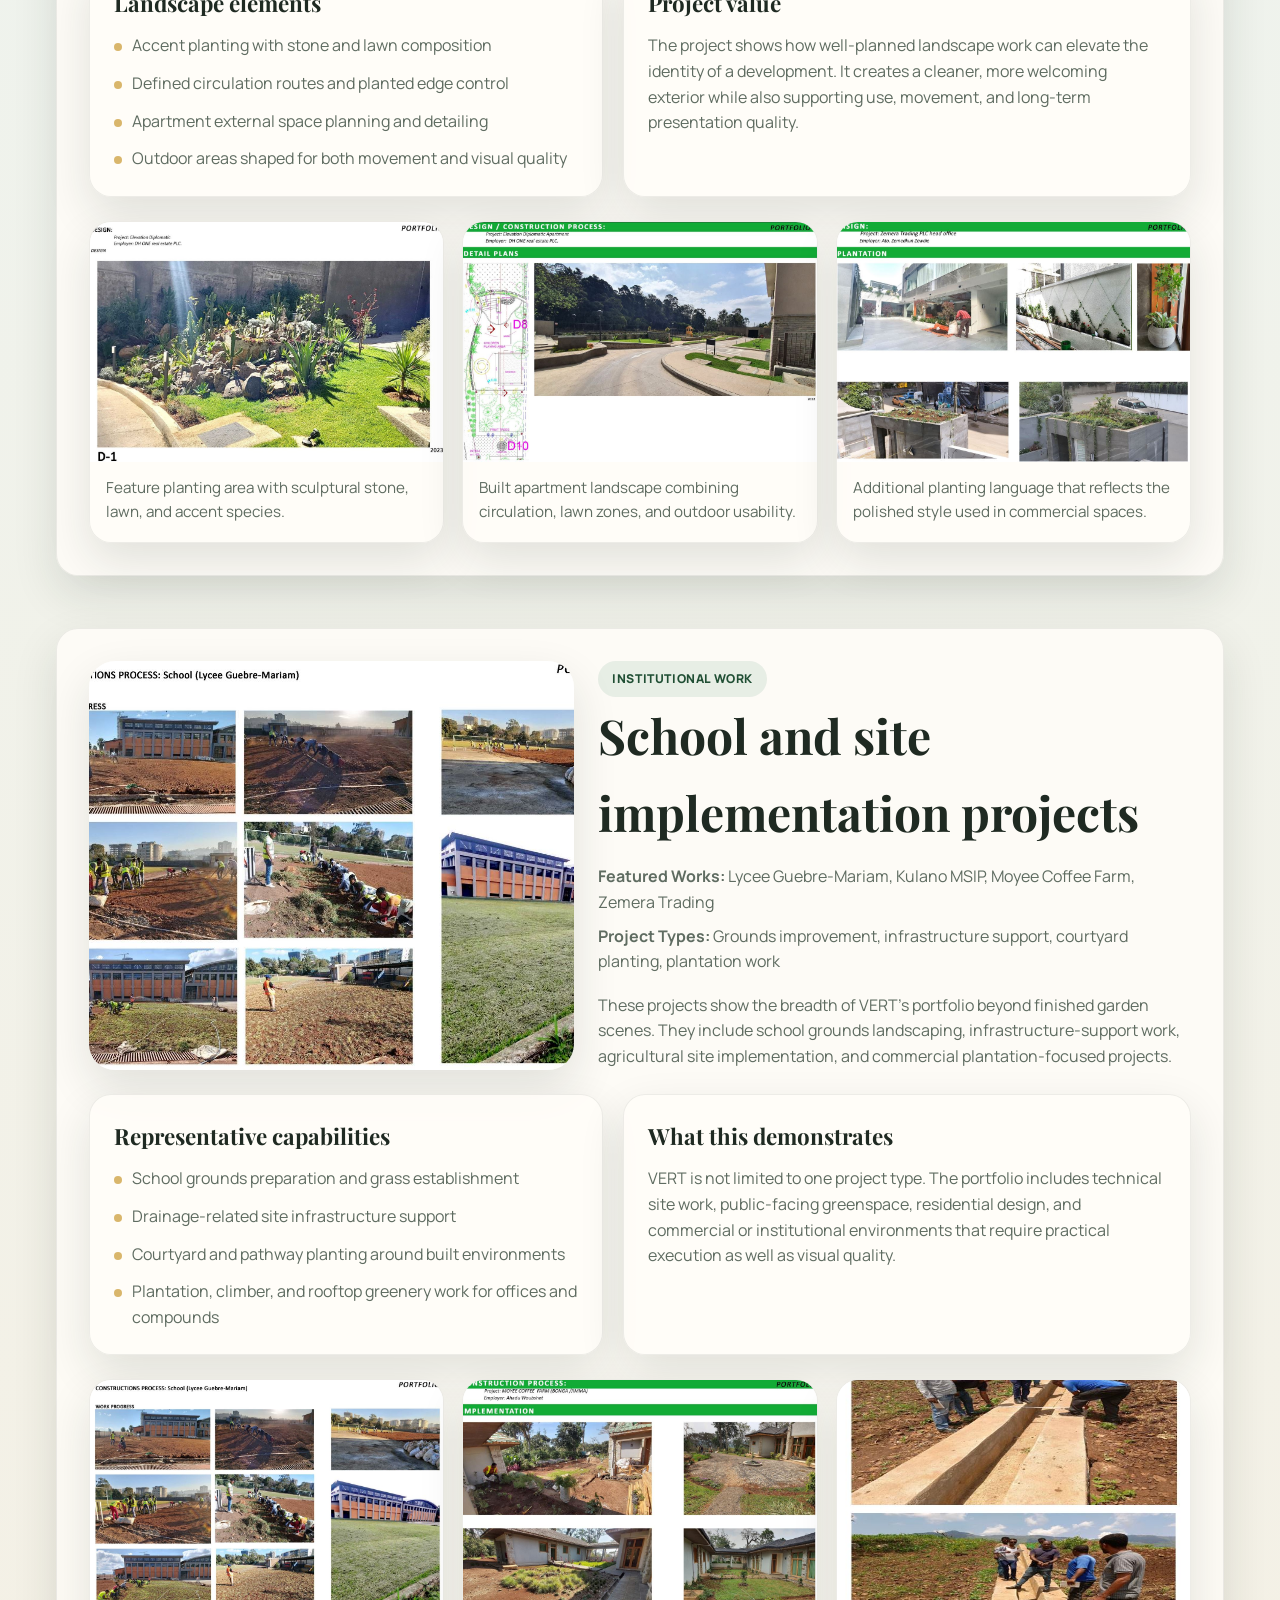
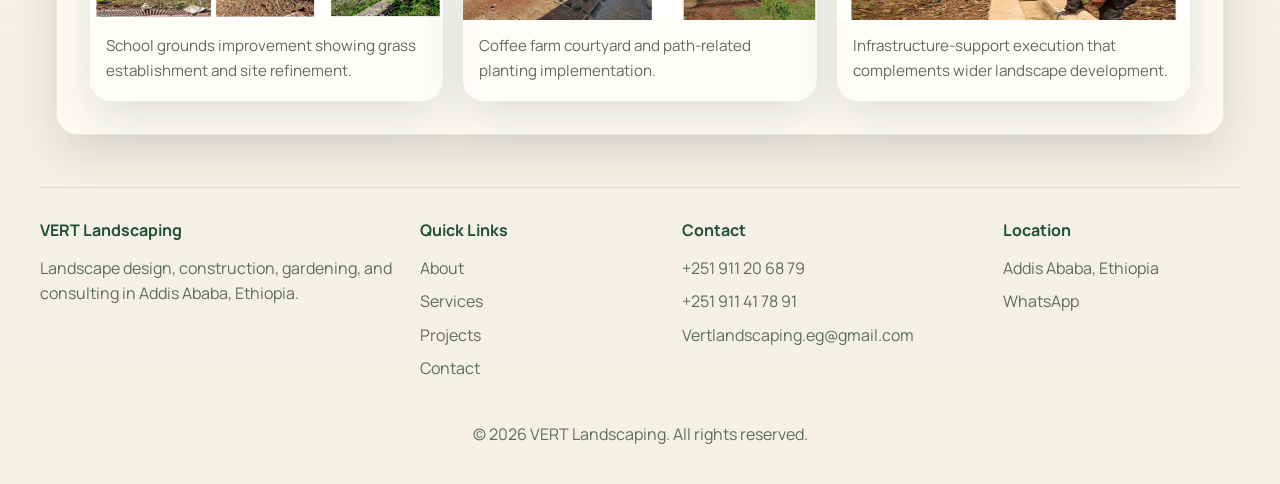
<file: Vert-website (2)/Vert-website/projects-detailed.html>
<!DOCTYPE html>
<html lang="en">
<head>
<meta charset="UTF-8">
<meta name="viewport" content="width=device-width, initial-scale=1.0">
<title>Detailed Projects | VERT Landscaping</title>
<meta name="description" content="Detailed project portfolio for VERT Landscaping, featuring public, residential, commercial, and institutional landscape work.">
<meta name="color-scheme" content="light dark">
<link rel="icon" type="image/jpeg" href="images/logo.png.jpg">
<link rel="preconnect" href="https://fonts.googleapis.com">
<link rel="preconnect" href="https://fonts.gstatic.com" crossorigin>
<link href="https://fonts.googleapis.com/css2?family=Manrope:wght@400;500;700;800&family=Playfair+Display:wght@700&display=swap" rel="stylesheet">
<link rel="stylesheet" href="styles.css">
<style>
.portfolio-shell{
  width:min(calc(100% - 32px), 1200px);
  margin:0 auto;
}

.portfolio-hero{
  padding:64px 0 36px;
}

.portfolio-intro{
  display:grid;
  grid-template-columns:0.95fr 1.05fr;
  gap:24px;
  align-items:stretch;
}

.portfolio-summary,
.portfolio-notes,
.portfolio-project{
  padding:32px;
}

.portfolio-summary h1,
.portfolio-project h2{
  font-family:"Playfair Display",serif;
}

.portfolio-summary h1{
  font-size:clamp(2.3rem, 5vw, 4.3rem);
  line-height:1.05;
  margin:16px 0 18px;
}

.portfolio-summary p,
.portfolio-notes p,
.portfolio-project p{
  color:var(--muted);
}

.portfolio-tags{
  display:flex;
  flex-wrap:wrap;
  gap:10px;
  margin-top:20px;
}

.portfolio-tags span{
  padding:10px 14px;
  border-radius:999px;
  background:rgba(255,255,255,0.7);
  border:1px solid var(--border);
  font-weight:700;
  color:var(--brand-dark);
}

body[data-theme="dark"] .portfolio-tags span{
  background:rgba(255,255,255,0.06);
}

.portfolio-section{
  padding:0 0 28px;
}

.portfolio-project{
  margin-bottom:24px;
}

.portfolio-project-header{
  display:grid;
  grid-template-columns:0.9fr 1.1fr;
  gap:24px;
  align-items:start;
  margin-bottom:24px;
}

.portfolio-project-header img{
  width:100%;
  height:100%;
  min-height:320px;
  object-fit:cover;
  border-radius:26px;
  box-shadow:var(--shadow);
}

.portfolio-project h2{
  font-size:clamp(1.9rem, 4vw, 3rem);
  margin-bottom:14px;
}

.portfolio-meta{
  display:grid;
  gap:8px;
  margin-bottom:18px;
}

.portfolio-meta span{
  color:var(--muted);
}

.portfolio-grid{
  display:grid;
  grid-template-columns:0.95fr 1.05fr;
  gap:20px;
}

.portfolio-detail{
  padding:24px;
}

.portfolio-detail h3{
  font-family:"Playfair Display",serif;
  font-size:1.4rem;
  margin-bottom:12px;
}

.portfolio-list{
  list-style:none;
  display:grid;
  gap:12px;
}

.portfolio-list li{
  padding-left:18px;
  position:relative;
  color:var(--muted);
}

.portfolio-list li::before{
  content:"";
  position:absolute;
  left:0;
  top:10px;
  width:8px;
  height:8px;
  border-radius:50%;
  background:var(--accent);
}

.portfolio-gallery{
  display:grid;
  grid-template-columns:repeat(3, minmax(0, 1fr));
  gap:18px;
  margin-top:24px;
}

.portfolio-gallery figure{
  overflow:hidden;
}

.portfolio-gallery img{
  width:100%;
  height:240px;
  object-fit:cover;
}

.portfolio-gallery figcaption{
  padding:14px 16px 18px;
  color:var(--muted);
  font-size:0.95rem;
}

@media (max-width: 980px){
  .portfolio-intro,
  .portfolio-project-header,
  .portfolio-grid{
    grid-template-columns:1fr;
  }

  .portfolio-gallery{
    grid-template-columns:1fr 1fr;
  }
}

@media (max-width: 760px){
  .portfolio-gallery{
    grid-template-columns:1fr;
  }
}
</style>
</head>
<body>
<a class="skip-link" href="#main-content">Skip to content</a>

<header class="site-header">
  <div class="nav-wrap">
    <a class="brand" href="index.html" aria-label="VERT Landscaping home">
      <img src="images/logo.png.jpg" alt="VERT Landscaping logo">
      <div class="brand-text">
        <strong>VERT</strong>
        <span>Landscape Design &amp; Build</span>
      </div>
    </a>

    <button class="nav-toggle" type="button" aria-expanded="false" aria-controls="site-nav">
      Menu
    </button>

    <nav id="site-nav" class="nav-links" aria-label="Primary">
      <a href="index.html">Home</a>
      <a href="#friendship-park">Park</a>
      <a href="#residence">Residence</a>
      <a href="#elevation">Elevation</a>
      <a href="#institutional">Institutional</a>
      <button class="theme-toggle" type="button" aria-pressed="false" aria-label="Switch to dark mode">Dark mode</button>
      <a class="nav-cta" href="contact.html">Contact Us</a>
    </nav>
  </div>
</header>
<div class="nav-backdrop" hidden></div>

<main id="main-content" class="portfolio-shell">
  <section class="portfolio-hero">
    <div class="portfolio-intro">
      <article class="panel portfolio-summary">
          <span class="eyebrow">Portfolio</span>
        <h1>Project work explained with more depth, context, and scope.</h1>
        <p>
          These featured projects show how VERT approaches each site with clear design thinking, practical execution,
          and landscape work shaped around the needs of the client and the character of the place.
        </p>
        <div class="portfolio-tags">
          <span>Public landscape</span>
          <span>Residential design</span>
          <span>Commercial planting</span>
          <span>Institutional work</span>
        </div>
      </article>

      <aside class="panel portfolio-notes">
          <h2>What clients can expect</h2>
          <p>
            Across these projects you will see a consistent focus on long-term planting quality, organized outdoor circulation,
            durable detailing, and spaces that feel calm, useful, and well-finished.
          </p>
      </aside>
    </div>
  </section>

  <section class="portfolio-section" id="friendship-park">
    <article class="panel portfolio-project">
      <div class="portfolio-project-header">
        <img src="images/project1.jpg" alt="Friendship Phase 2 Park landscape by VERT Landscaping">
        <div>
          <span class="eyebrow">Public Project</span>
          <h2>Friendship Phase 2 Park</h2>
          <div class="portfolio-meta">
            <span><strong>Client:</strong> Office of the Prime Minister</span>
            <span><strong>Scope:</strong> Park landscaping and monthly gardening maintenance</span>
            <span><strong>Location:</strong> Addis Ababa, Ethiopia</span>
          </div>
          <p>
            This project reflects VERT's ability to shape public landscape environments that need both strong visual presentation and consistent maintenance quality.
            The work centered on lawn care, flower bed arrangement, planted edge definition, and upkeep that helps the site remain dignified and welcoming over time.
          </p>
        </div>
      </div>

      <div class="portfolio-grid">
        <div class="panel portfolio-detail">
          <h3>Key project qualities</h3>
          <ul class="portfolio-list">
            <li>Formal public presentation with clean circulation lines</li>
            <li>Flower bed detailing that strengthens the park edge</li>
            <li>Lawn and greenery maintenance as part of ongoing service</li>
            <li>Landscape care suited to a civic-facing environment</li>
          </ul>
        </div>
        <div class="panel portfolio-detail">
          <h3>Why it matters</h3>
          <p>
            Public landscapes are judged not only by their initial installation, but by how they continue to look through regular use.
            This project shows VERT's ability to combine planting presentation with the discipline of monthly maintenance.
          </p>
        </div>
      </div>
    </article>
  </section>

  <section class="portfolio-section" id="residence">
    <article class="panel portfolio-project">
      <div class="portfolio-project-header">
        <img src="images/project6.jpg" alt="Completed front garden at Dij Azmach Ayalew Biru Residence">
        <div>
          <span class="eyebrow">Residential Project</span>
          <h2>Dij Azmach Ayalew Biru Residence</h2>
          <div class="portfolio-meta">
            <span><strong>Client:</strong> Kasahune Kebede</span>
            <span><strong>Location:</strong> Olympia, Addis Ababa</span>
            <span><strong>Scope:</strong> Concept design, front garden work, and roof garden renovation</span>
          </div>
          <p>
            This residence project shows VERT's full-cycle residential capability. It began with concept and option development,
            moved into built front garden work, and extended to roof garden redesign to improve the beauty and functionality of the home.
          </p>
        </div>
      </div>

      <div class="portfolio-grid">
        <div class="panel portfolio-detail">
          <h3>Design and implementation scope</h3>
          <ul class="portfolio-list">
            <li>Site study and concept board preparation</li>
            <li>Landscape layout options with circulation and stormwater thinking</li>
            <li>Front lawn and border planting installation</li>
            <li>Roof garden concept development and renovation execution</li>
          </ul>
        </div>
        <div class="panel portfolio-detail">
          <h3>Design outcome</h3>
          <p>
            The project balances clean paving lines, planted softness, lawn clarity, and a more composed residential atmosphere.
            It is a strong example of how VERT approaches private homes as complete living environments rather than isolated garden pieces.
          </p>
        </div>
      </div>

      <div class="portfolio-gallery">
        <figure class="panel">
          <img src="images/project5.jpg" alt="Design concept board for the residence">
          <figcaption>Concept boards showing site thinking, layout alternatives, and design direction.</figcaption>
        </figure>
        <figure class="panel">
          <img src="images/project6.jpg" alt="Completed front garden for the residence">
          <figcaption>Front-side garden with lawn, planting beds, and strong visual order.</figcaption>
        </figure>
        <figure class="panel">
          <img src="images/project7.jpg" alt="Roof garden renovation process and final result">
          <figcaption>Roof garden development from design options to built outcome.</figcaption>
        </figure>
      </div>
    </article>
  </section>

  <section class="portfolio-section" id="elevation">
    <article class="panel portfolio-project">
      <div class="portfolio-project-header">
        <img src="images/project8.jpg" alt="Elevation Diplomatic planting design by VERT">
        <div>
          <span class="eyebrow">Commercial Residential Project</span>
          <h2>Elevation Diplomatic</h2>
          <div class="portfolio-meta">
            <span><strong>Client:</strong> DH ONE Real Estate PLC</span>
            <span><strong>Scope:</strong> Planting design and apartment external landscape detail implementation</span>
            <span><strong>Location:</strong> Addis Ababa, Ethiopia</span>
          </div>
          <p>
            Elevation Diplomatic demonstrates VERT's ability to combine visual planting character with the practical requirements of apartment outdoor spaces.
            The work includes sculptural planted areas and structured external landscape zones around the development.
          </p>
        </div>
      </div>

      <div class="portfolio-grid">
        <div class="panel portfolio-detail">
          <h3>Landscape elements</h3>
          <ul class="portfolio-list">
            <li>Accent planting with stone and lawn composition</li>
            <li>Defined circulation routes and planted edge control</li>
            <li>Apartment external space planning and detailing</li>
            <li>Outdoor areas shaped for both movement and visual quality</li>
          </ul>
        </div>
        <div class="panel portfolio-detail">
          <h3>Project value</h3>
          <p>
            The project shows how well-planned landscape work can elevate the identity of a development. It creates a cleaner,
            more welcoming exterior while also supporting use, movement, and long-term presentation quality.
          </p>
        </div>
      </div>

      <div class="portfolio-gallery">
        <figure class="panel">
          <img src="images/project8.jpg" alt="Planting composition for Elevation Diplomatic">
          <figcaption>Feature planting area with sculptural stone, lawn, and accent species.</figcaption>
        </figure>
        <figure class="panel">
          <img src="images/project9.jpg" alt="Built apartment external landscape for Elevation Diplomatic">
          <figcaption>Built apartment landscape combining circulation, lawn zones, and outdoor usability.</figcaption>
        </figure>
        <figure class="panel">
          <img src="images/project12.jpg" alt="Commercial planting detail related to structured exterior work">
          <figcaption>Additional planting language that reflects the polished style used in commercial spaces.</figcaption>
        </figure>
      </div>
    </article>
  </section>

  <section class="portfolio-section" id="institutional">
    <article class="panel portfolio-project">
      <div class="portfolio-project-header">
        <img src="images/project10.jpg" alt="Institutional landscape implementation at a school site">
        <div>
          <span class="eyebrow">Institutional Work</span>
          <h2>School and site implementation projects</h2>
          <div class="portfolio-meta">
            <span><strong>Featured Works:</strong> Lycee Guebre-Mariam, Kulano MSIP, Moyee Coffee Farm, Zemera Trading</span>
            <span><strong>Project Types:</strong> Grounds improvement, infrastructure support, courtyard planting, plantation work</span>
          </div>
          <p>
            These projects show the breadth of VERT's portfolio beyond finished garden scenes. They include school grounds landscaping,
            infrastructure-support work, agricultural site implementation, and commercial plantation-focused projects.
          </p>
        </div>
      </div>

      <div class="portfolio-grid">
        <div class="panel portfolio-detail">
          <h3>Representative capabilities</h3>
          <ul class="portfolio-list">
            <li>School grounds preparation and grass establishment</li>
            <li>Drainage-related site infrastructure support</li>
            <li>Courtyard and pathway planting around built environments</li>
            <li>Plantation, climber, and rooftop greenery work for offices and compounds</li>
          </ul>
        </div>
        <div class="panel portfolio-detail">
          <h3>What this demonstrates</h3>
          <p>
            VERT is not limited to one project type. The portfolio includes technical site work, public-facing greenspace, residential design,
            and commercial or institutional environments that require practical execution as well as visual quality.
          </p>
        </div>
      </div>

      <div class="portfolio-gallery">
        <figure class="panel">
          <img src="images/project10.jpg" alt="School field landscaping process and result">
          <figcaption>School grounds improvement showing grass establishment and site refinement.</figcaption>
        </figure>
        <figure class="panel">
          <img src="images/project11.jpg" alt="Moyee Coffee Farm landscape implementation">
          <figcaption>Coffee farm courtyard and path-related planting implementation.</figcaption>
        </figure>
        <figure class="panel">
          <img src="images/project2.jpg" alt="Drainage channel infrastructure support work">
          <figcaption>Infrastructure-support execution that complements wider landscape development.</figcaption>
        </figure>
      </div>
    </article>
  </section>
</main>

<footer class="site-footer">
  <div class="footer-grid">
    <div>
      <strong>VERT Landscaping</strong>
      <p>Landscape design, construction, gardening, and consulting in Addis Ababa, Ethiopia.</p>
    </div>
    <div>
      <strong>Quick Links</strong>
      <a href="about.html">About</a>
      <a href="services.html">Services</a>
      <a href="projects.html">Projects</a>
      <a href="contact.html">Contact</a>
    </div>
    <div>
      <strong>Contact</strong>
      <a href="tel:+251911206879">+251 911 20 68 79</a>
      <a href="tel:+251911417891">+251 911 41 78 91</a>
      <a href="mailto:Vertlandscaping.eg@gmail.com">Vertlandscaping.eg@gmail.com</a>
    </div>
    <div>
      <strong>Location</strong>
      <p>Addis Ababa, Ethiopia</p>
      <a href="https://wa.me/251911206879">WhatsApp</a>
    </div>
  </div>
  <p class="footer-note">&copy; 2026 VERT Landscaping. All rights reserved.</p>
</footer>

<a class="whatsapp" href="https://wa.me/251911206879" aria-label="Chat with VERT Landscaping on WhatsApp">WA</a>

<script src="script.js"></script>
</body>
</html>
</file>
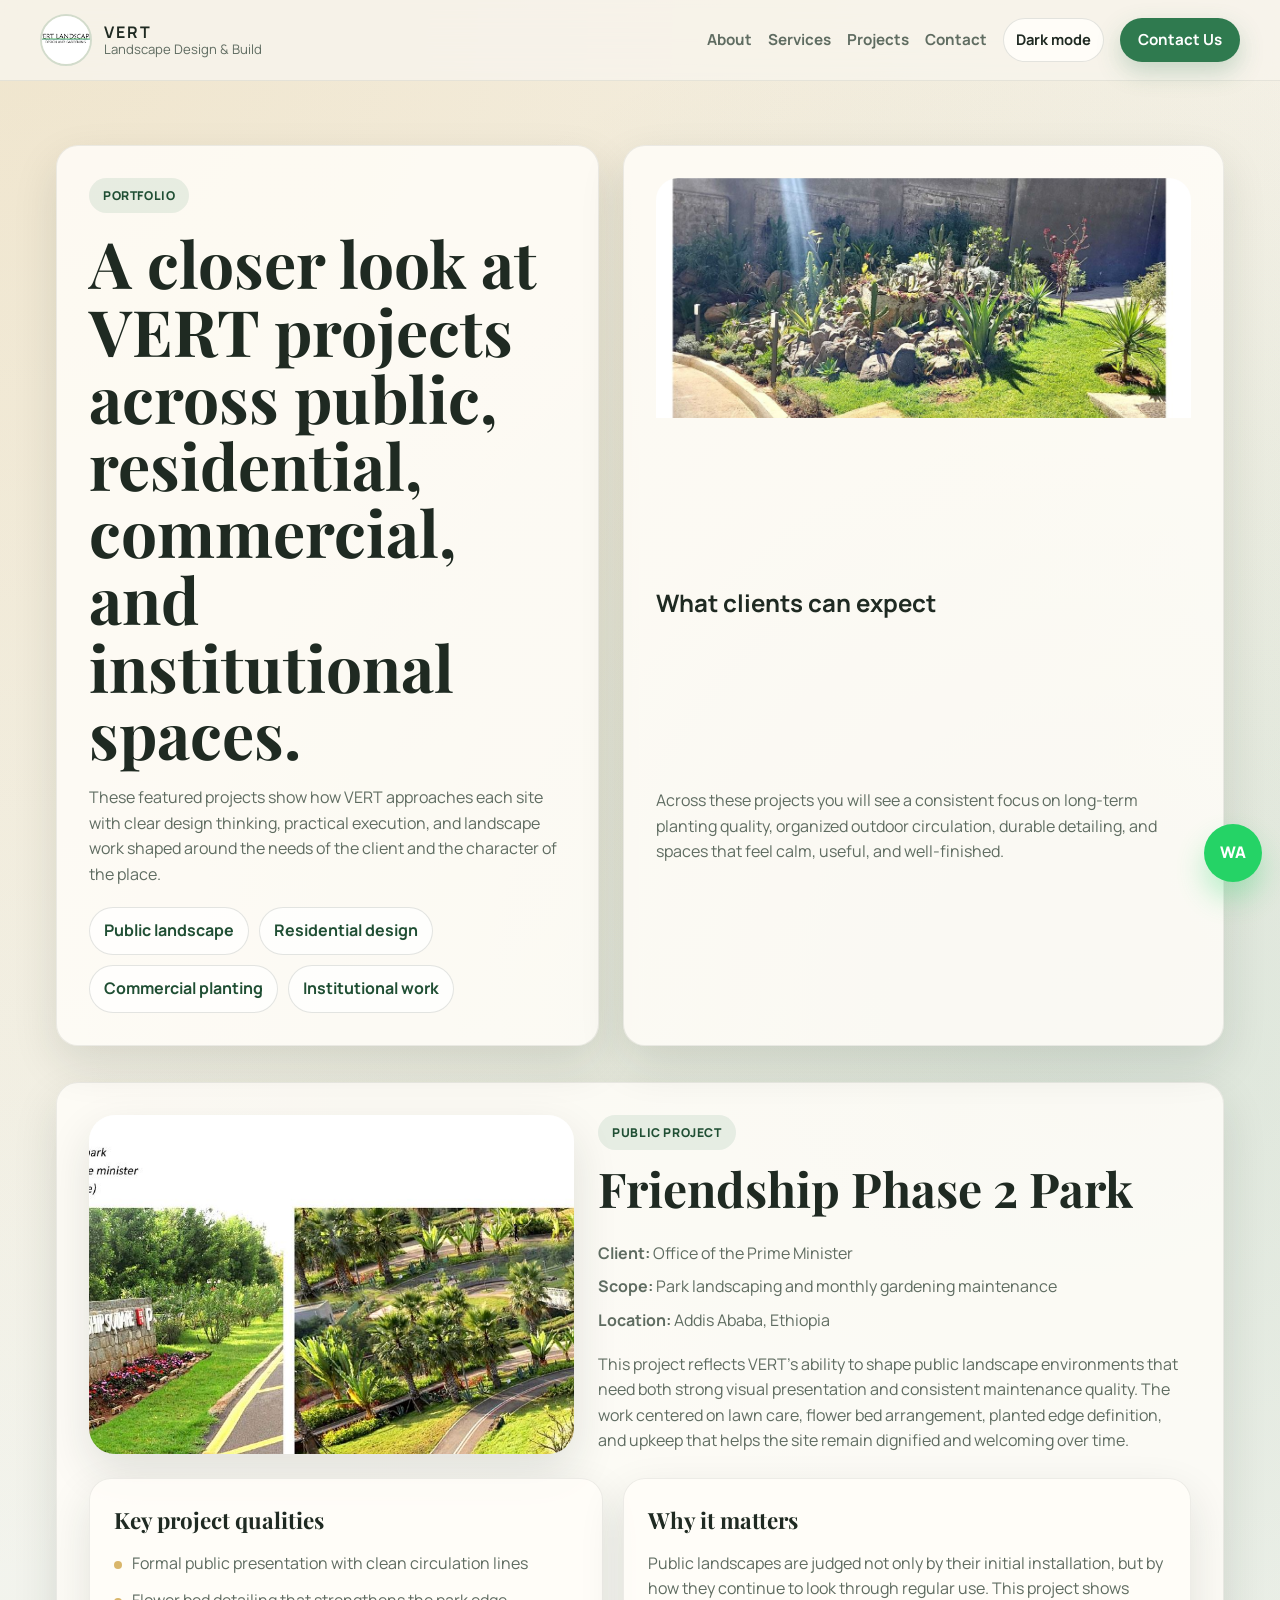
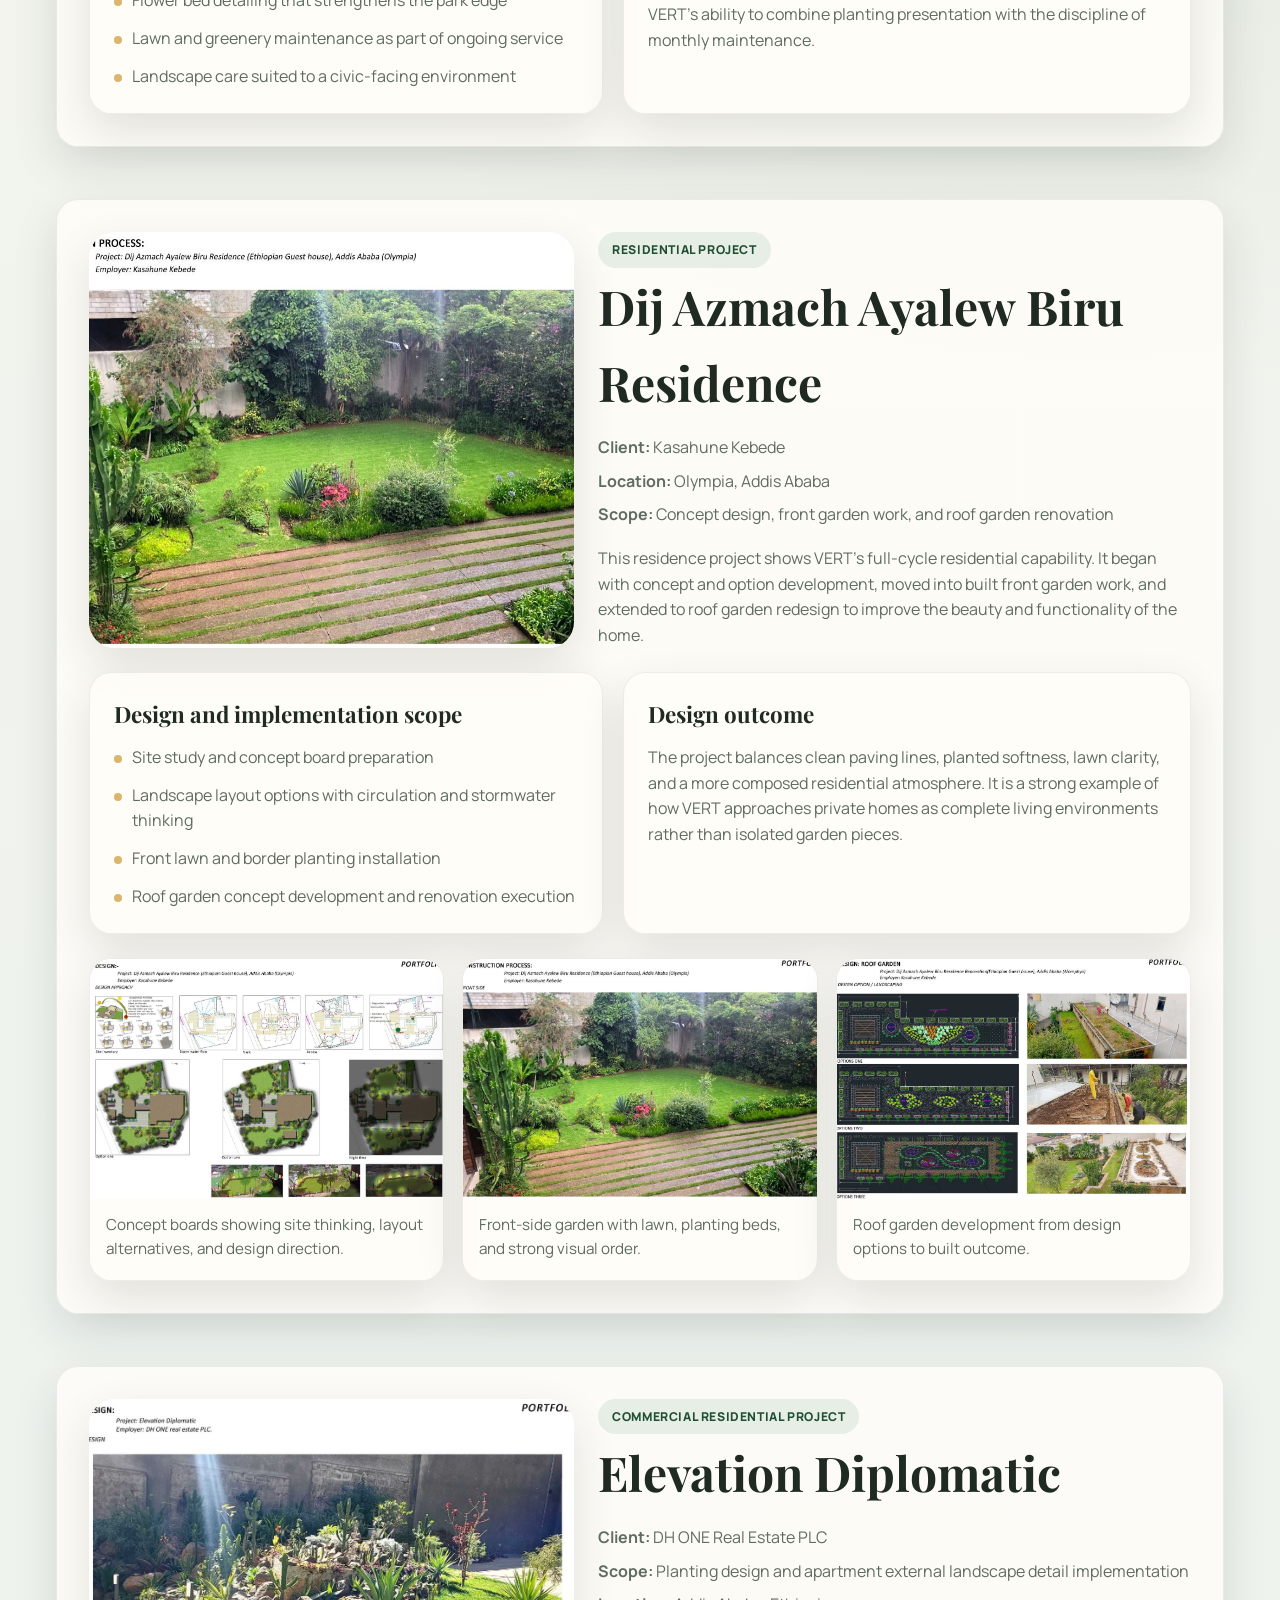
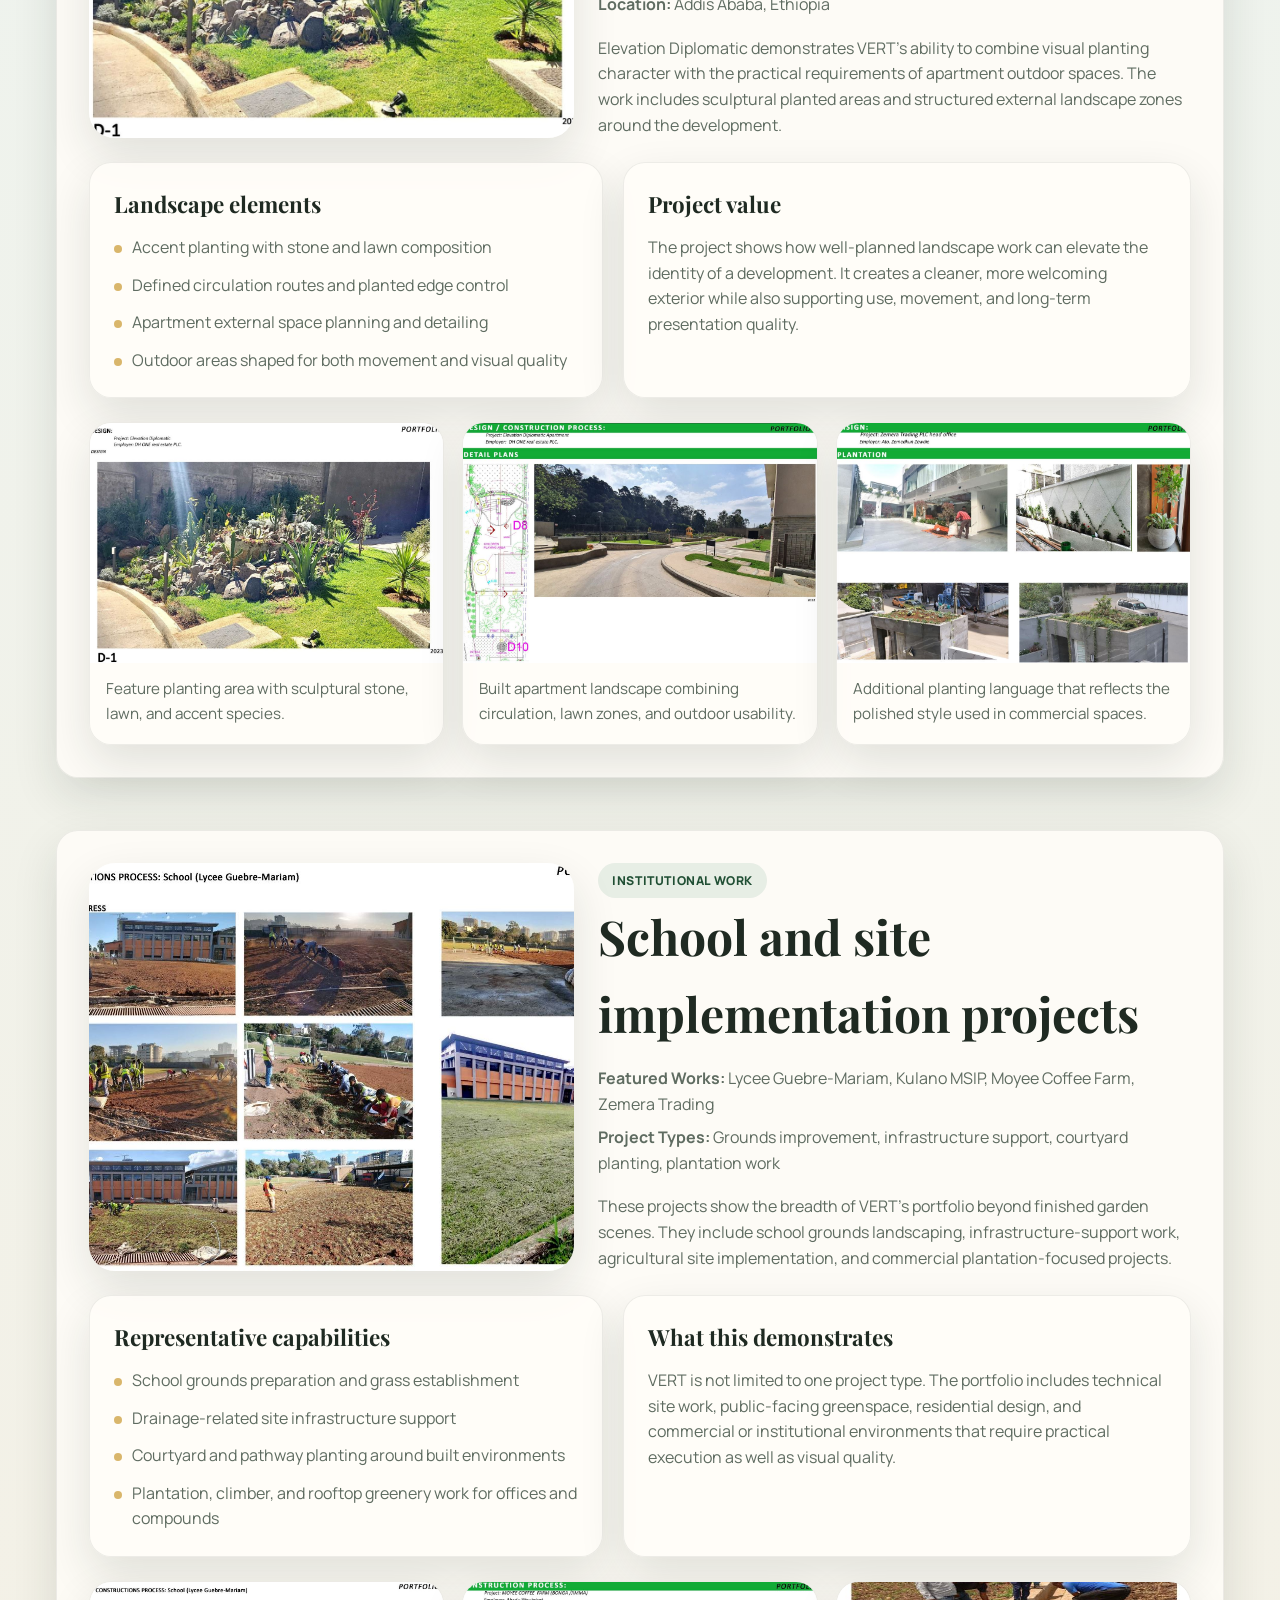
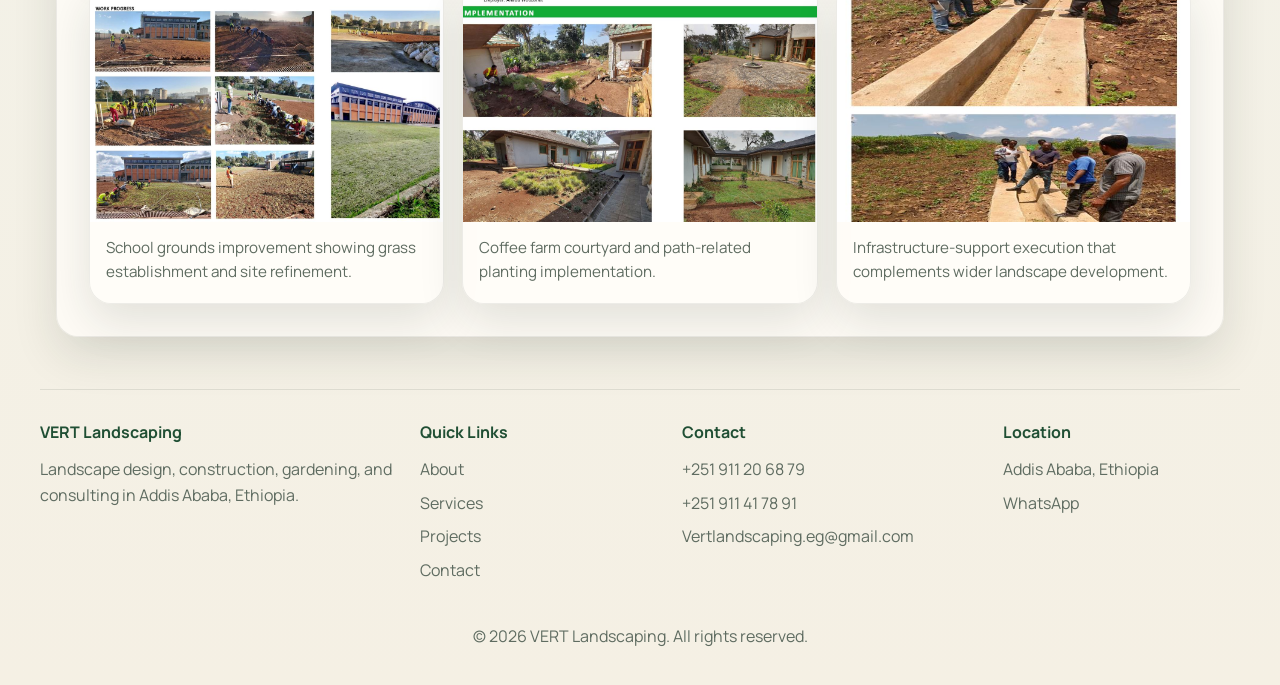
<file: Vert-website (2)/Vert-website/projects.html>
<!DOCTYPE html>
<html lang="en">
<head>
<meta charset="UTF-8">
<meta name="viewport" content="width=device-width, initial-scale=1.0">
<title>Projects | VERT Landscaping</title>
<meta name="description" content="Detailed project portfolio for VERT Landscaping, featuring public, residential, commercial, and institutional landscape work.">
<meta name="color-scheme" content="light dark">
<link rel="icon" type="image/jpeg" href="images/logo.png.jpg">
<link rel="preconnect" href="https://fonts.googleapis.com">
<link rel="preconnect" href="https://fonts.gstatic.com" crossorigin>
<link href="https://fonts.googleapis.com/css2?family=Manrope:wght@400;500;700;800&family=Playfair+Display:wght@700&display=swap" rel="stylesheet">
<link rel="stylesheet" href="styles.css">
<style>
.portfolio-shell{width:min(calc(100% - 32px),1200px);margin:0 auto;}
.portfolio-hero{padding:64px 0 36px;}
.portfolio-intro{display:grid;grid-template-columns:.95fr 1.05fr;gap:24px;align-items:stretch;}
.portfolio-summary,.portfolio-notes,.portfolio-project{padding:32px;}
.portfolio-summary h1,.portfolio-project h2{font-family:"Playfair Display",serif;}
.portfolio-summary h1{font-size:clamp(2.3rem,5vw,4.3rem);line-height:1.05;margin:16px 0 18px;}
.portfolio-summary p,.portfolio-notes p,.portfolio-project p{color:var(--muted);}
.portfolio-notes{display:grid;gap:18px;}
.portfolio-notes-image{overflow:hidden;border-radius:22px;}
.portfolio-notes-image img{width:100%;height:240px;object-fit:cover;display:block;}
.portfolio-tags{display:flex;flex-wrap:wrap;gap:10px;margin-top:20px;}
.portfolio-tags span{padding:10px 14px;border-radius:999px;background:rgba(255,255,255,.7);border:1px solid var(--border);font-weight:700;color:var(--brand-dark);}
body[data-theme="dark"] .portfolio-tags span{background:rgba(255,255,255,.06);}
.portfolio-section{padding:0 0 28px;}
.portfolio-project{margin-bottom:24px;}
.portfolio-project-header{display:grid;grid-template-columns:.9fr 1.1fr;gap:24px;align-items:start;margin-bottom:24px;}
.portfolio-project-header img{width:100%;height:100%;min-height:320px;object-fit:cover;border-radius:26px;box-shadow:var(--shadow);}
.portfolio-project h2{font-size:clamp(1.9rem,4vw,3rem);margin-bottom:14px;}
.portfolio-meta{display:grid;gap:8px;margin-bottom:18px;}
.portfolio-meta span{color:var(--muted);}
.portfolio-grid{display:grid;grid-template-columns:.95fr 1.05fr;gap:20px;}
.portfolio-detail{padding:24px;}
.portfolio-detail h3{font-family:"Playfair Display",serif;font-size:1.4rem;margin-bottom:12px;}
.portfolio-list{list-style:none;display:grid;gap:12px;}
.portfolio-list li{padding-left:18px;position:relative;color:var(--muted);}
.portfolio-list li::before{content:"";position:absolute;left:0;top:10px;width:8px;height:8px;border-radius:50%;background:var(--accent);}
.portfolio-gallery{display:grid;grid-template-columns:repeat(3,minmax(0,1fr));gap:18px;margin-top:24px;}
.portfolio-gallery figure{overflow:hidden;}
.portfolio-gallery img{width:100%;height:240px;object-fit:cover;}
.portfolio-gallery figcaption{padding:14px 16px 18px;color:var(--muted);font-size:.95rem;}
@media (max-width:980px){.portfolio-intro,.portfolio-project-header,.portfolio-grid{grid-template-columns:1fr;}.portfolio-gallery{grid-template-columns:1fr 1fr;}}
@media (max-width:760px){.portfolio-gallery{grid-template-columns:1fr;}}
</style>
</head>
<body>
<a class="skip-link" href="#main-content">Skip to content</a>
<header class="site-header"><div class="nav-wrap"><a class="brand" href="index.html" aria-label="VERT Landscaping home"><img src="images/logo.png.jpg" alt="VERT Landscaping logo"><div class="brand-text"><strong>VERT</strong><span>Landscape Design &amp; Build</span></div></a><button class="nav-toggle" type="button" aria-expanded="false" aria-controls="site-nav">Menu</button><nav id="site-nav" class="nav-links" aria-label="Primary"><a href="about.html">About</a><a href="services.html">Services</a><a href="projects.html">Projects</a><a href="contact.html">Contact</a><button class="theme-toggle" type="button" aria-pressed="false" aria-label="Switch to dark mode">Dark mode</button><a class="nav-cta" href="contact.html">Contact Us</a></nav></div></header>
<div class="nav-backdrop" hidden></div>
<main id="main-content" class="portfolio-shell">
  <section class="portfolio-hero">
    <div class="portfolio-intro">
      <article class="panel portfolio-summary"><span class="eyebrow">Portfolio</span><h1>A closer look at VERT projects across public, residential, commercial, and institutional spaces.</h1><p>These featured projects show how VERT approaches each site with clear design thinking, practical execution, and landscape work shaped around the needs of the client and the character of the place.</p><div class="portfolio-tags"><span>Public landscape</span><span>Residential design</span><span>Commercial planting</span><span>Institutional work</span></div></article>
      <aside class="panel portfolio-notes"><div class="portfolio-notes-image"><img src="images/project8.jpg" alt="VERT project showing clean circulation, planting, and finished outdoor detailing"></div><h2>What clients can expect</h2><p>Across these projects you will see a consistent focus on long-term planting quality, organized outdoor circulation, durable detailing, and spaces that feel calm, useful, and well-finished.</p></aside>
    </div>
  </section>
  <section class="portfolio-section" id="friendship-park"><article class="panel portfolio-project"><div class="portfolio-project-header"><img src="images/project1.jpg" alt="Friendship Phase 2 Park landscape by VERT Landscaping"><div><span class="eyebrow">Public Project</span><h2>Friendship Phase 2 Park</h2><div class="portfolio-meta"><span><strong>Client:</strong> Office of the Prime Minister</span><span><strong>Scope:</strong> Park landscaping and monthly gardening maintenance</span><span><strong>Location:</strong> Addis Ababa, Ethiopia</span></div><p>This project reflects VERT's ability to shape public landscape environments that need both strong visual presentation and consistent maintenance quality. The work centered on lawn care, flower bed arrangement, planted edge definition, and upkeep that helps the site remain dignified and welcoming over time.</p></div></div><div class="portfolio-grid"><div class="panel portfolio-detail"><h3>Key project qualities</h3><ul class="portfolio-list"><li>Formal public presentation with clean circulation lines</li><li>Flower bed detailing that strengthens the park edge</li><li>Lawn and greenery maintenance as part of ongoing service</li><li>Landscape care suited to a civic-facing environment</li></ul></div><div class="panel portfolio-detail"><h3>Why it matters</h3><p>Public landscapes are judged not only by their initial installation, but by how they continue to look through regular use. This project shows VERT's ability to combine planting presentation with the discipline of monthly maintenance.</p></div></div></article></section>
  <section class="portfolio-section" id="residence"><article class="panel portfolio-project"><div class="portfolio-project-header"><img src="images/project6.jpg" alt="Completed front garden at Dij Azmach Ayalew Biru Residence"><div><span class="eyebrow">Residential Project</span><h2>Dij Azmach Ayalew Biru Residence</h2><div class="portfolio-meta"><span><strong>Client:</strong> Kasahune Kebede</span><span><strong>Location:</strong> Olympia, Addis Ababa</span><span><strong>Scope:</strong> Concept design, front garden work, and roof garden renovation</span></div><p>This residence project shows VERT's full-cycle residential capability. It began with concept and option development, moved into built front garden work, and extended to roof garden redesign to improve the beauty and functionality of the home.</p></div></div><div class="portfolio-grid"><div class="panel portfolio-detail"><h3>Design and implementation scope</h3><ul class="portfolio-list"><li>Site study and concept board preparation</li><li>Landscape layout options with circulation and stormwater thinking</li><li>Front lawn and border planting installation</li><li>Roof garden concept development and renovation execution</li></ul></div><div class="panel portfolio-detail"><h3>Design outcome</h3><p>The project balances clean paving lines, planted softness, lawn clarity, and a more composed residential atmosphere. It is a strong example of how VERT approaches private homes as complete living environments rather than isolated garden pieces.</p></div></div><div class="portfolio-gallery"><figure class="panel"><img src="images/project5.jpg" alt="Design concept board for the residence"><figcaption>Concept boards showing site thinking, layout alternatives, and design direction.</figcaption></figure><figure class="panel"><img src="images/project6.jpg" alt="Completed front garden for the residence"><figcaption>Front-side garden with lawn, planting beds, and strong visual order.</figcaption></figure><figure class="panel"><img src="images/project7.jpg" alt="Roof garden renovation process and final result"><figcaption>Roof garden development from design options to built outcome.</figcaption></figure></div></article></section>
  <section class="portfolio-section" id="elevation"><article class="panel portfolio-project"><div class="portfolio-project-header"><img src="images/project8.jpg" alt="Elevation Diplomatic planting design by VERT"><div><span class="eyebrow">Commercial Residential Project</span><h2>Elevation Diplomatic</h2><div class="portfolio-meta"><span><strong>Client:</strong> DH ONE Real Estate PLC</span><span><strong>Scope:</strong> Planting design and apartment external landscape detail implementation</span><span><strong>Location:</strong> Addis Ababa, Ethiopia</span></div><p>Elevation Diplomatic demonstrates VERT's ability to combine visual planting character with the practical requirements of apartment outdoor spaces. The work includes sculptural planted areas and structured external landscape zones around the development.</p></div></div><div class="portfolio-grid"><div class="panel portfolio-detail"><h3>Landscape elements</h3><ul class="portfolio-list"><li>Accent planting with stone and lawn composition</li><li>Defined circulation routes and planted edge control</li><li>Apartment external space planning and detailing</li><li>Outdoor areas shaped for both movement and visual quality</li></ul></div><div class="panel portfolio-detail"><h3>Project value</h3><p>The project shows how well-planned landscape work can elevate the identity of a development. It creates a cleaner, more welcoming exterior while also supporting use, movement, and long-term presentation quality.</p></div></div><div class="portfolio-gallery"><figure class="panel"><img src="images/project8.jpg" alt="Planting composition for Elevation Diplomatic"><figcaption>Feature planting area with sculptural stone, lawn, and accent species.</figcaption></figure><figure class="panel"><img src="images/project9.jpg" alt="Built apartment external landscape for Elevation Diplomatic"><figcaption>Built apartment landscape combining circulation, lawn zones, and outdoor usability.</figcaption></figure><figure class="panel"><img src="images/project12.jpg" alt="Additional planting and exterior landscape detail by VERT"><figcaption>Additional planting language that reflects the polished style used in commercial spaces.</figcaption></figure></div></article></section>
  <section class="portfolio-section" id="institutional"><article class="panel portfolio-project"><div class="portfolio-project-header"><img src="images/project10.jpg" alt="Institutional landscape implementation at a school site"><div><span class="eyebrow">Institutional Work</span><h2>School and site implementation projects</h2><div class="portfolio-meta"><span><strong>Featured Works:</strong> Lycee Guebre-Mariam, Kulano MSIP, Moyee Coffee Farm, Zemera Trading</span><span><strong>Project Types:</strong> Grounds improvement, infrastructure support, courtyard planting, plantation work</span></div><p>These projects show the breadth of VERT's portfolio beyond finished garden scenes. They include school grounds landscaping, infrastructure-support work, agricultural site implementation, and commercial plantation-focused projects.</p></div></div><div class="portfolio-grid"><div class="panel portfolio-detail"><h3>Representative capabilities</h3><ul class="portfolio-list"><li>School grounds preparation and grass establishment</li><li>Drainage-related site infrastructure support</li><li>Courtyard and pathway planting around built environments</li><li>Plantation, climber, and rooftop greenery work for offices and compounds</li></ul></div><div class="panel portfolio-detail"><h3>What this demonstrates</h3><p>VERT is not limited to one project type. The portfolio includes technical site work, public-facing greenspace, residential design, and commercial or institutional environments that require practical execution as well as visual quality.</p></div></div><div class="portfolio-gallery"><figure class="panel"><img src="images/project10.jpg" alt="School field landscaping process and result"><figcaption>School grounds improvement showing grass establishment and site refinement.</figcaption></figure><figure class="panel"><img src="images/project11.jpg" alt="Moyee Coffee Farm landscape implementation"><figcaption>Coffee farm courtyard and path-related planting implementation.</figcaption></figure><figure class="panel"><img src="images/project2.jpg" alt="Drainage channel infrastructure support work"><figcaption>Infrastructure-support execution that complements wider landscape development.</figcaption></figure></div></article></section>
</main>
<footer class="site-footer"><div class="footer-grid"><div><strong>VERT Landscaping</strong><p>Landscape design, construction, gardening, and consulting in Addis Ababa, Ethiopia.</p></div><div><strong>Quick Links</strong><a href="about.html">About</a><a href="services.html">Services</a><a href="projects.html">Projects</a><a href="contact.html">Contact</a></div><div><strong>Contact</strong><a href="tel:+251911206879">+251 911 20 68 79</a><a href="tel:+251911417891">+251 911 41 78 91</a><a href="mailto:Vertlandscaping.eg@gmail.com">Vertlandscaping.eg@gmail.com</a></div><div><strong>Location</strong><p>Addis Ababa, Ethiopia</p><a href="https://wa.me/251911206879">WhatsApp</a></div></div><p class="footer-note">&copy; 2026 VERT Landscaping. All rights reserved.</p></footer>
<a class="whatsapp" href="https://wa.me/251911206879" aria-label="Chat with VERT Landscaping on WhatsApp">WA</a>
<script src="script.js"></script>
</body>
</html>
</file>
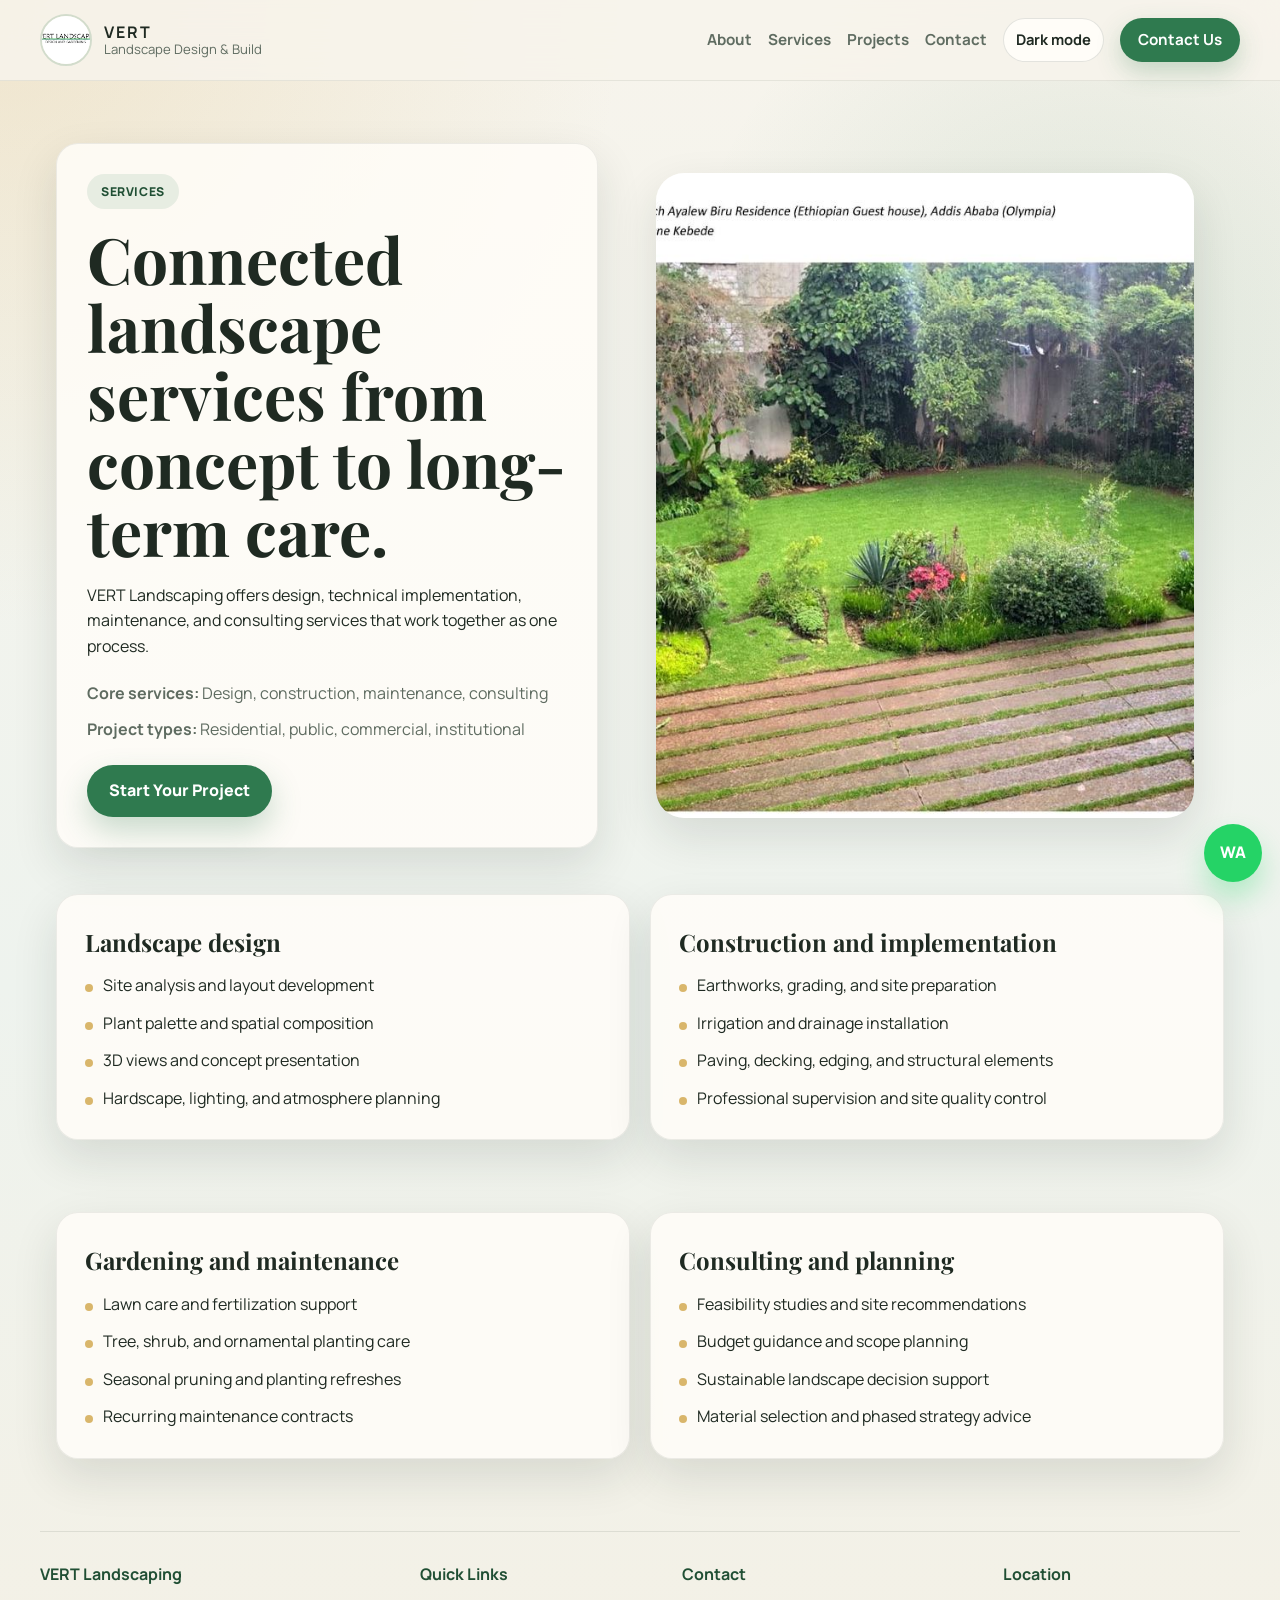
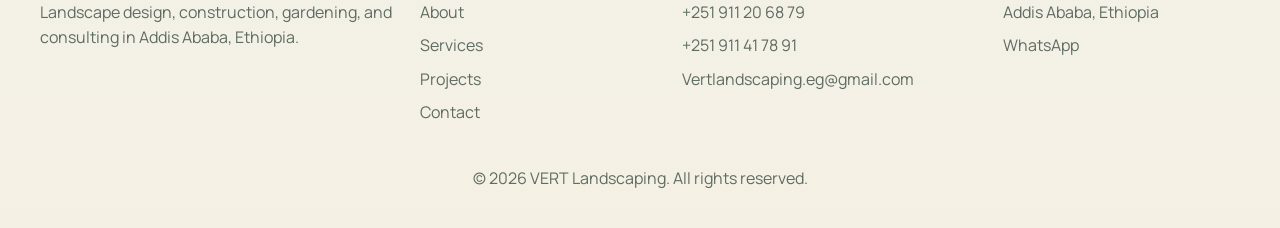
<file: Vert-website (2)/Vert-website/services.html>
<!DOCTYPE html>
<html lang="en">
<head>
<meta charset="UTF-8">
<meta name="viewport" content="width=device-width, initial-scale=1.0">
<title>Services | VERT Landscaping</title>
<meta name="description" content="Explore landscape design, construction, maintenance, and consulting services from VERT Landscaping.">
<meta name="color-scheme" content="light dark">
<link rel="icon" type="image/jpeg" href="images/logo.png.jpg">
<link rel="preconnect" href="https://fonts.googleapis.com">
<link rel="preconnect" href="https://fonts.gstatic.com" crossorigin>
<link href="https://fonts.googleapis.com/css2?family=Manrope:wght@400;500;700;800&family=Playfair+Display:wght@700&display=swap" rel="stylesheet">
<link rel="stylesheet" href="styles.css">
</head>
<body>
<a class="skip-link" href="#main-content">Skip to content</a>

<header class="site-header">
  <div class="nav-wrap">
    <a class="brand" href="index.html" aria-label="VERT Landscaping home">
      <img src="images/logo.png.jpg" alt="VERT Landscaping logo">
      <div class="brand-text"><strong>VERT</strong><span>Landscape Design &amp; Build</span></div>
    </a>
    <button class="nav-toggle" type="button" aria-expanded="false" aria-controls="site-nav">Menu</button>
    <nav id="site-nav" class="nav-links" aria-label="Primary">
      <a href="about.html">About</a>
      <a href="services.html">Services</a>
      <a href="projects.html">Projects</a>
      <a href="contact.html">Contact</a>
      <button class="theme-toggle" type="button" aria-pressed="false" aria-label="Switch to dark mode">Dark mode</button>
      <a class="nav-cta" href="contact.html">Contact Us</a>
    </nav>
  </div>
</header>
<div class="nav-backdrop" hidden></div>

<main id="main-content" class="page-shell">
  <section class="page-hero">
    <div class="page-hero-grid">
      <article class="panel page-hero-copy">
        <span class="eyebrow">Services</span>
        <h1>Connected landscape services from concept to long-term care.</h1>
        <p>
          VERT Landscaping offers design, technical implementation, maintenance, and consulting services that work together as one process.
        </p>
        <div class="page-meta">
          <span><strong>Core services:</strong> Design, construction, maintenance, consulting</span>
          <span><strong>Project types:</strong> Residential, public, commercial, institutional</span>
        </div>
        <a class="button button-primary" href="contact.html">Start Your Project</a>
      </article>
      <div class="page-hero-visual">
        <img src="images/project6.jpg" alt="Completed VERT landscaping service result">
      </div>
    </div>
  </section>

  <section class="page-section">
    <div class="page-grid">
      <article class="panel detail-card">
        <h3>Landscape design</h3>
        <ul class="detail-list">
          <li>Site analysis and layout development</li>
          <li>Plant palette and spatial composition</li>
          <li>3D views and concept presentation</li>
          <li>Hardscape, lighting, and atmosphere planning</li>
        </ul>
      </article>
      <article class="panel detail-card">
        <h3>Construction and implementation</h3>
        <ul class="detail-list">
          <li>Earthworks, grading, and site preparation</li>
          <li>Irrigation and drainage installation</li>
          <li>Paving, decking, edging, and structural elements</li>
          <li>Professional supervision and site quality control</li>
        </ul>
      </article>
    </div>
  </section>

  <section class="page-section">
    <div class="page-grid">
      <article class="panel detail-card">
        <h3>Gardening and maintenance</h3>
        <ul class="detail-list">
          <li>Lawn care and fertilization support</li>
          <li>Tree, shrub, and ornamental planting care</li>
          <li>Seasonal pruning and planting refreshes</li>
          <li>Recurring maintenance contracts</li>
        </ul>
      </article>
      <article class="panel detail-card">
        <h3>Consulting and planning</h3>
        <ul class="detail-list">
          <li>Feasibility studies and site recommendations</li>
          <li>Budget guidance and scope planning</li>
          <li>Sustainable landscape decision support</li>
          <li>Material selection and phased strategy advice</li>
        </ul>
      </article>
    </div>
  </section>
</main>

<footer class="site-footer">
  <div class="footer-grid">
    <div><strong>VERT Landscaping</strong><p>Landscape design, construction, gardening, and consulting in Addis Ababa, Ethiopia.</p></div>
    <div><strong>Quick Links</strong><a href="about.html">About</a><a href="services.html">Services</a><a href="projects.html">Projects</a><a href="contact.html">Contact</a></div>
    <div><strong>Contact</strong><a href="tel:+251911206879">+251 911 20 68 79</a><a href="tel:+251911417891">+251 911 41 78 91</a><a href="mailto:Vertlandscaping.eg@gmail.com">Vertlandscaping.eg@gmail.com</a></div>
    <div><strong>Location</strong><p>Addis Ababa, Ethiopia</p><a href="https://wa.me/251911206879">WhatsApp</a></div>
  </div>
  <p class="footer-note">&copy; 2026 VERT Landscaping. All rights reserved.</p>
</footer>

<a class="whatsapp" href="https://wa.me/251911206879" aria-label="Chat with VERT Landscaping on WhatsApp">WA</a>
<script src="script.js"></script>
</body>
</html>
</file>
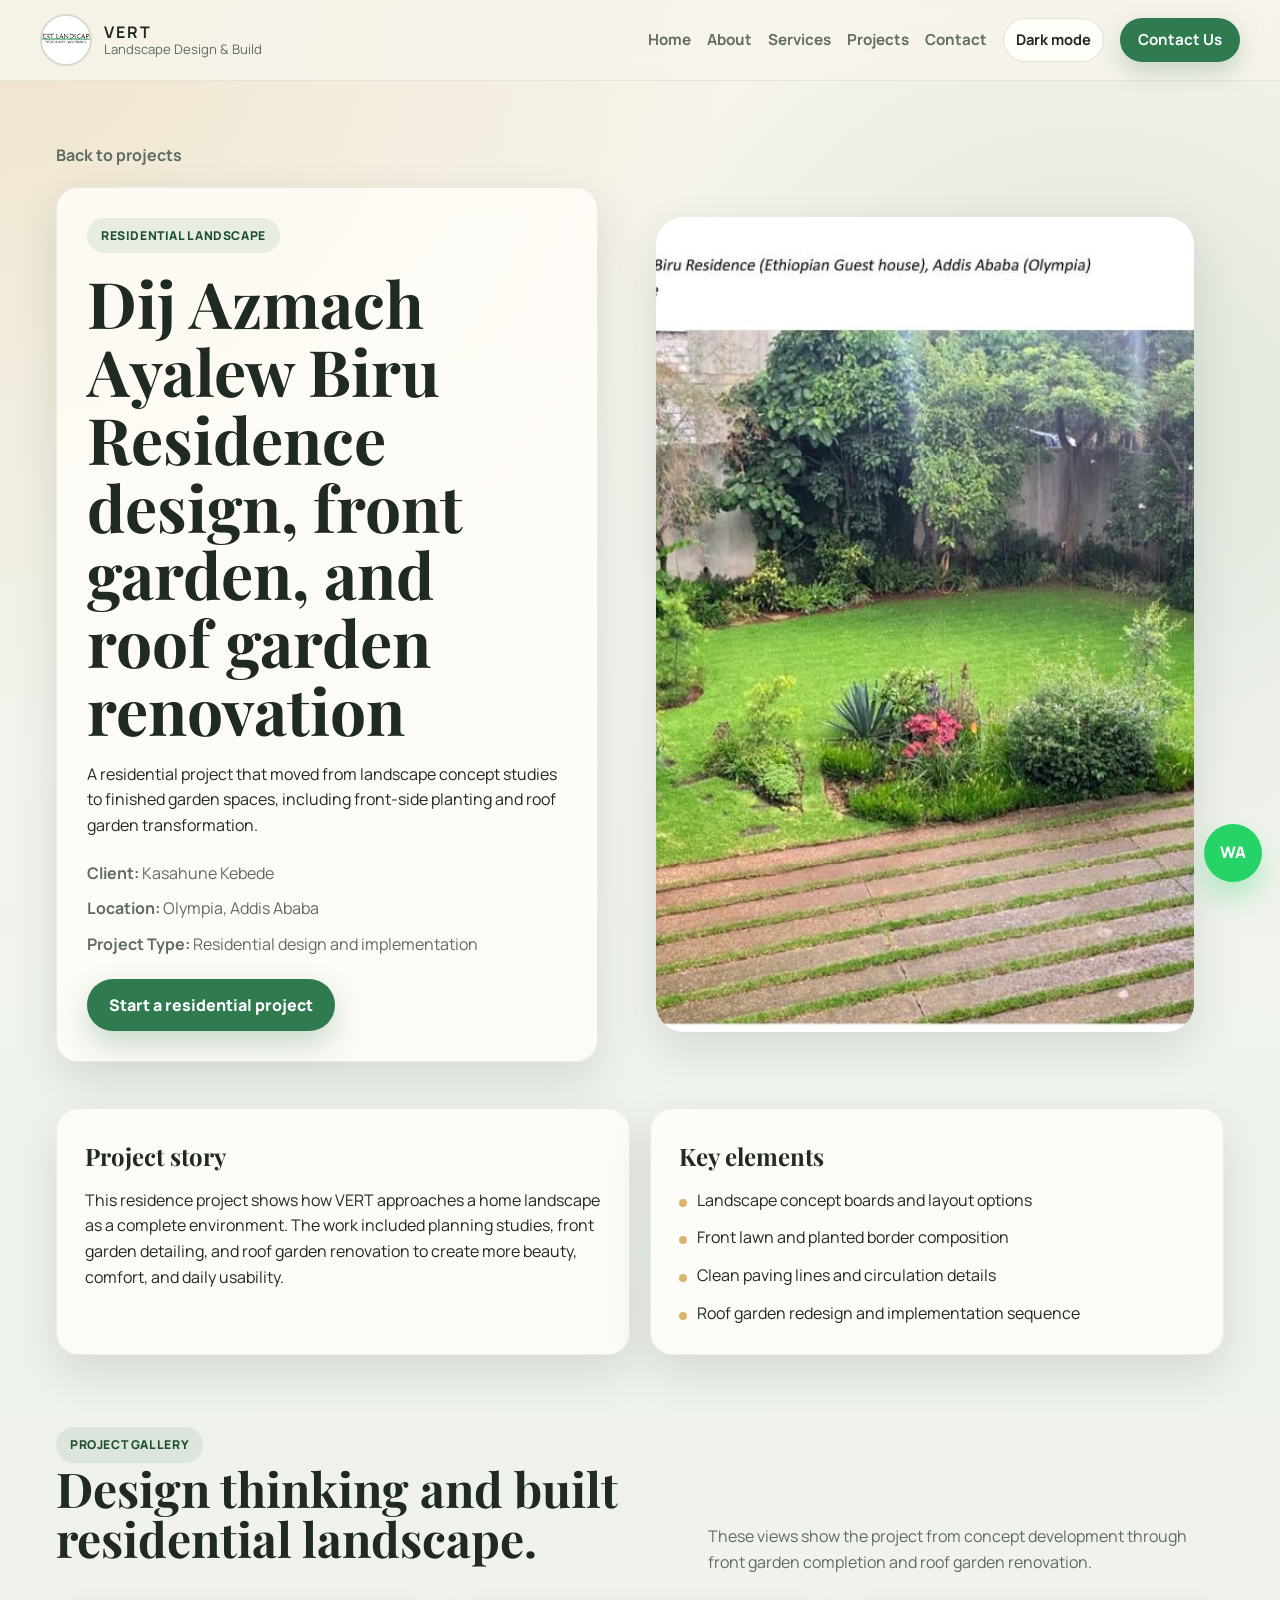
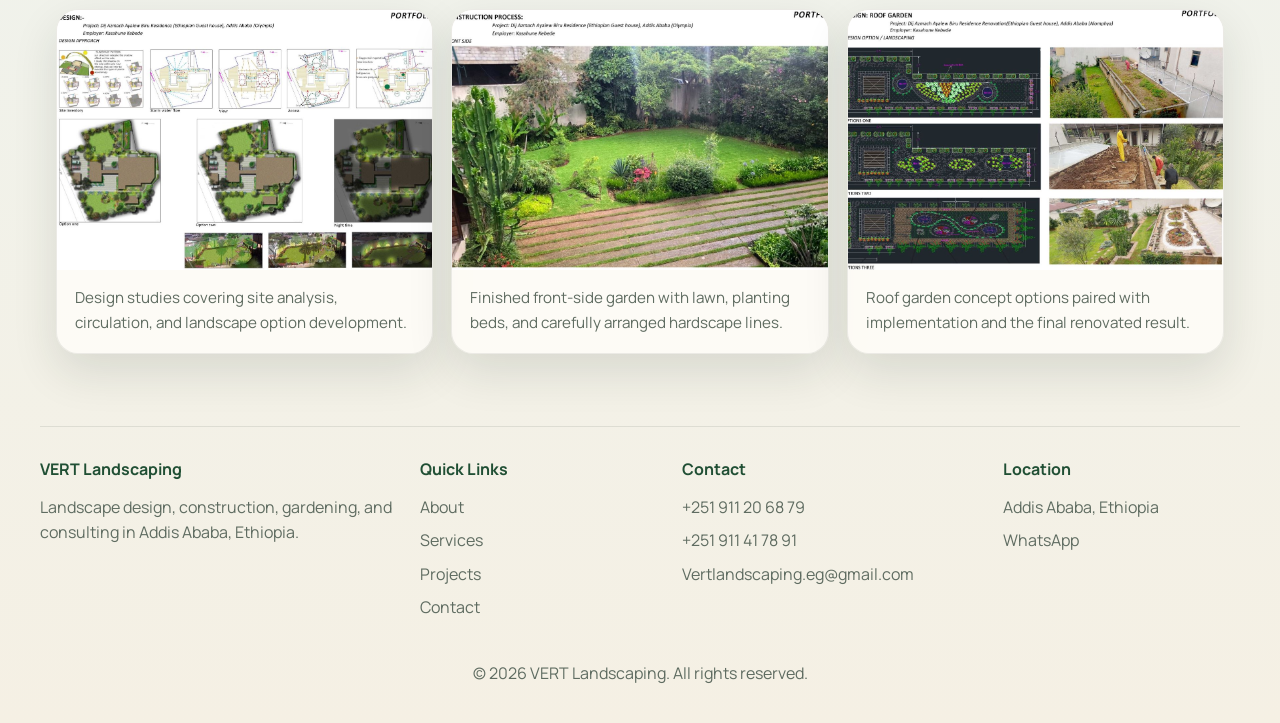
<file: Vert-website (2)/Vert-website/projects/dij-azmach-ayalew-biru-residence.html>
<!DOCTYPE html>
<html lang="en">
<head>
<meta charset="UTF-8">
<meta name="viewport" content="width=device-width, initial-scale=1.0">
<title>Dij Azmach Ayalew Biru Residence | VERT Landscaping</title>
<meta name="description" content="Design, front garden, and roof garden work by VERT Landscaping for the Dij Azmach Ayalew Biru Residence in Addis Ababa.">
<meta name="color-scheme" content="light dark">
<link rel="icon" type="image/jpeg" href="../images/logo.png.jpg">
<link rel="preconnect" href="https://fonts.googleapis.com">
<link rel="preconnect" href="https://fonts.gstatic.com" crossorigin>
<link href="https://fonts.googleapis.com/css2?family=Manrope:wght@400;500;700;800&family=Playfair+Display:wght@700&display=swap" rel="stylesheet">
<link rel="stylesheet" href="../styles.css">
</head>
<body>
<a class="skip-link" href="#main-content">Skip to content</a>

<header class="site-header">
  <div class="nav-wrap">
    <a class="brand" href="../index.html" aria-label="VERT Landscaping home">
      <img src="../images/logo.png.jpg" alt="VERT Landscaping logo">
      <div class="brand-text">
        <strong>VERT</strong>
        <span>Landscape Design &amp; Build</span>
      </div>
    </a>

    <button class="nav-toggle" type="button" aria-expanded="false" aria-controls="site-nav">
      Menu
    </button>

    <nav id="site-nav" class="nav-links" aria-label="Primary">
      <a href="../index.html">Home</a>
      <a href="../about.html">About</a>
      <a href="../services.html">Services</a>
      <a href="../projects.html">Projects</a>
      <a href="../contact.html">Contact</a>
      <button class="theme-toggle" type="button" aria-pressed="false" aria-label="Switch to dark mode">Dark mode</button>
      <a class="nav-cta" href="../contact.html">Contact Us</a>
    </nav>
  </div>
</header>
<div class="nav-backdrop" hidden></div>

<main id="main-content" class="page-shell">
  <section class="page-hero">
    <a class="breadcrumb" href="../projects.html">Back to projects</a>
    <div class="page-hero-grid">
      <article class="panel page-hero-copy">
        <span class="eyebrow">Residential Landscape</span>
        <h1>Dij Azmach Ayalew Biru Residence design, front garden, and roof garden renovation</h1>
        <p>
          A residential project that moved from landscape concept studies to finished garden spaces, including front-side planting and roof garden transformation.
        </p>
        <div class="page-meta">
          <span><strong>Client:</strong> Kasahune Kebede</span>
          <span><strong>Location:</strong> Olympia, Addis Ababa</span>
          <span><strong>Project Type:</strong> Residential design and implementation</span>
        </div>
        <a class="button button-primary" href="../contact.html">Start a residential project</a>
      </article>

      <div class="page-hero-visual">
        <img src="../images/project6.jpg" alt="Completed front garden at Dij Azmach Ayalew Biru Residence">
      </div>
    </div>
  </section>

  <section class="page-section">
    <div class="page-grid">
      <article class="panel detail-card">
        <h3>Project story</h3>
        <p>
          This residence project shows how VERT approaches a home landscape as a complete environment. The work included planning studies,
          front garden detailing, and roof garden renovation to create more beauty, comfort, and daily usability.
        </p>
      </article>

      <article class="panel detail-card">
        <h3>Key elements</h3>
        <ul class="detail-list">
          <li>Landscape concept boards and layout options</li>
          <li>Front lawn and planted border composition</li>
          <li>Clean paving lines and circulation details</li>
          <li>Roof garden redesign and implementation sequence</li>
        </ul>
      </article>
    </div>
  </section>

  <section class="page-section">
    <div class="section-heading">
      <div>
        <span class="eyebrow">Project Gallery</span>
        <h2>Design thinking and built residential landscape.</h2>
      </div>
      <p>
        These views show the project from concept development through front garden completion and roof garden renovation.
      </p>
    </div>

    <div class="image-grid">
      <figure class="panel">
        <img src="../images/project5.jpg" alt="Design concept board for Dij Azmach Ayalew Biru Residence">
        <figcaption>Design studies covering site analysis, circulation, and landscape option development.</figcaption>
      </figure>
      <figure class="panel">
        <img src="../images/project6.jpg" alt="Completed front garden with lawn and layered planting">
        <figcaption>Finished front-side garden with lawn, planting beds, and carefully arranged hardscape lines.</figcaption>
      </figure>
      <figure class="panel">
        <img src="../images/project7.jpg" alt="Roof garden renovation concept and implementation">
        <figcaption>Roof garden concept options paired with implementation and the final renovated result.</figcaption>
      </figure>
    </div>
  </section>
</main>

<footer class="site-footer">
  <div class="footer-grid">
    <div>
      <strong>VERT Landscaping</strong>
      <p>Landscape design, construction, gardening, and consulting in Addis Ababa, Ethiopia.</p>
    </div>
    <div>
      <strong>Quick Links</strong>
      <a href="../about.html">About</a>
      <a href="../services.html">Services</a>
      <a href="../projects.html">Projects</a>
      <a href="../contact.html">Contact</a>
    </div>
    <div>
      <strong>Contact</strong>
      <a href="tel:+251911206879">+251 911 20 68 79</a>
      <a href="tel:+251911417891">+251 911 41 78 91</a>
      <a href="mailto:Vertlandscaping.eg@gmail.com">Vertlandscaping.eg@gmail.com</a>
    </div>
    <div>
      <strong>Location</strong>
      <p>Addis Ababa, Ethiopia</p>
      <a href="https://wa.me/251911206879">WhatsApp</a>
    </div>
  </div>
  <p class="footer-note">&copy; 2026 VERT Landscaping. All rights reserved.</p>
</footer>

<a class="whatsapp" href="https://wa.me/251911206879" aria-label="Chat with VERT Landscaping on WhatsApp">WA</a>

<script src="../script.js"></script>
</body>
</html>
</file>
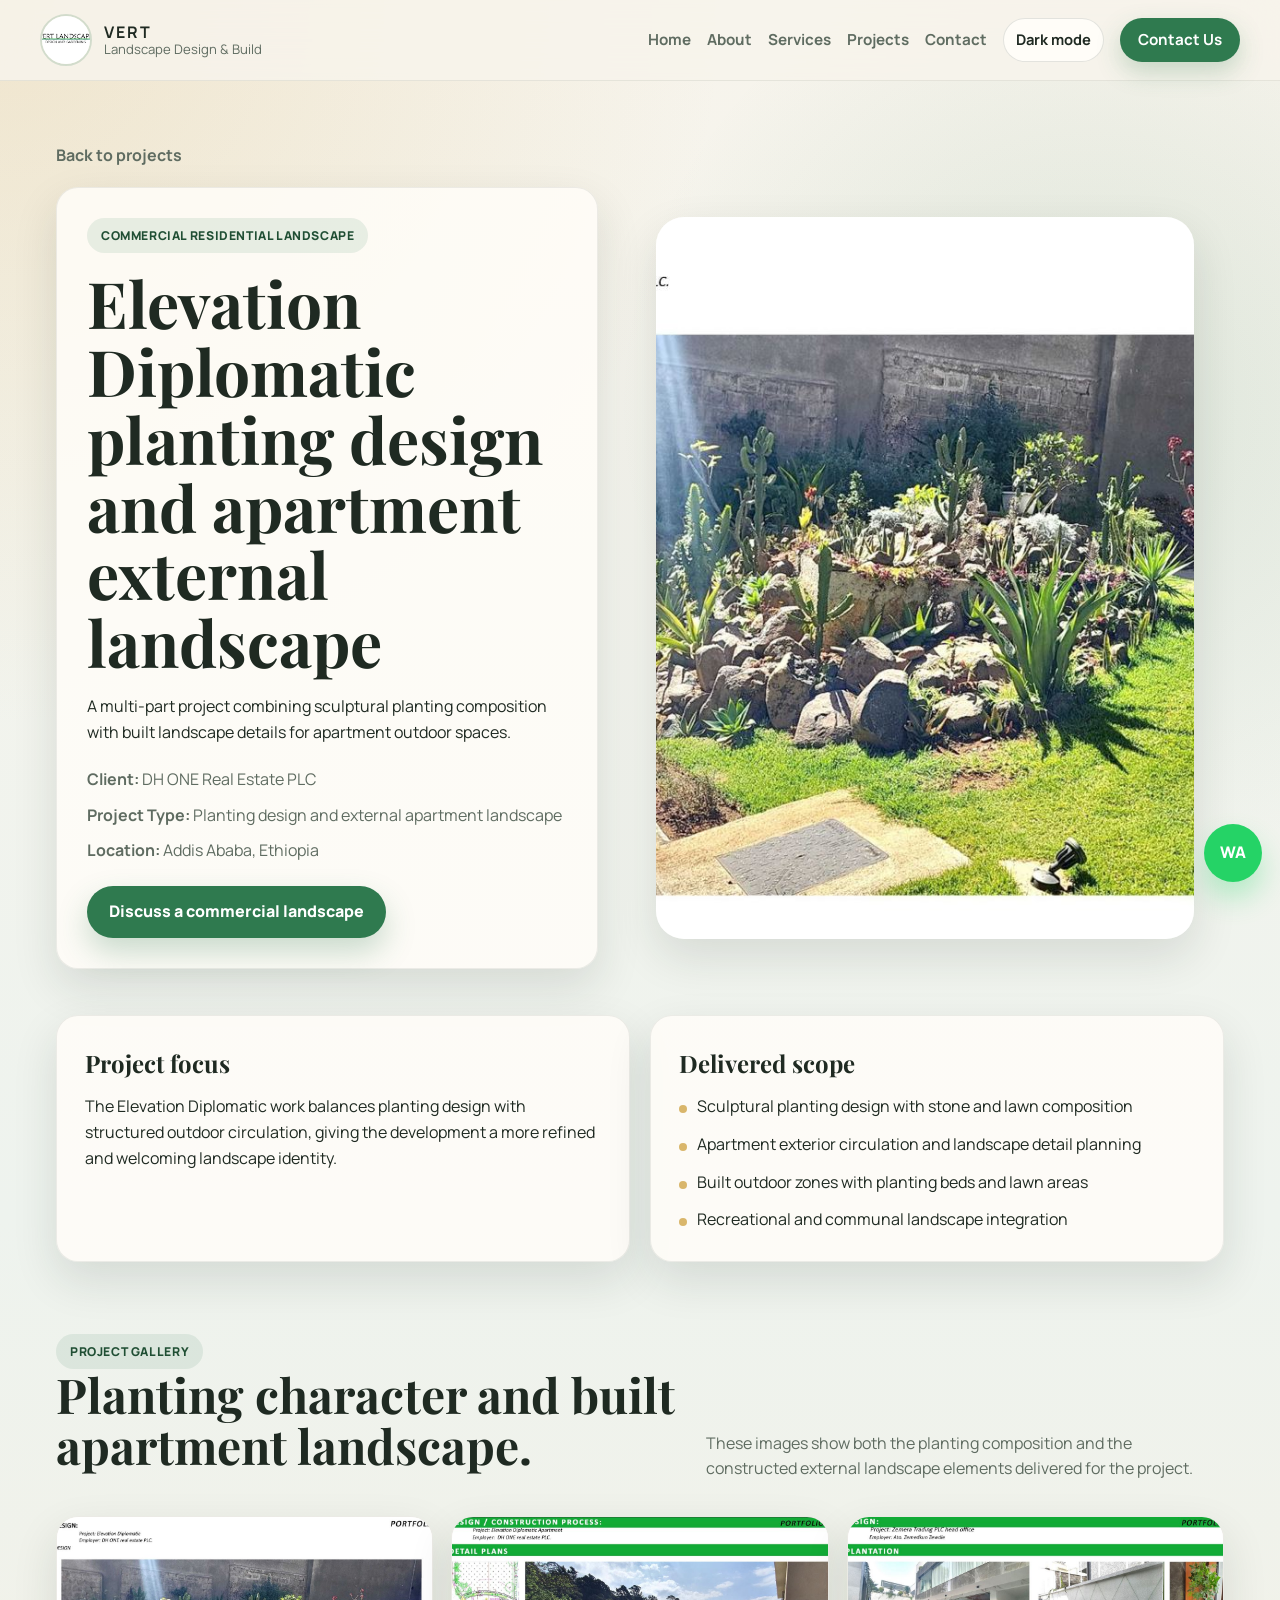
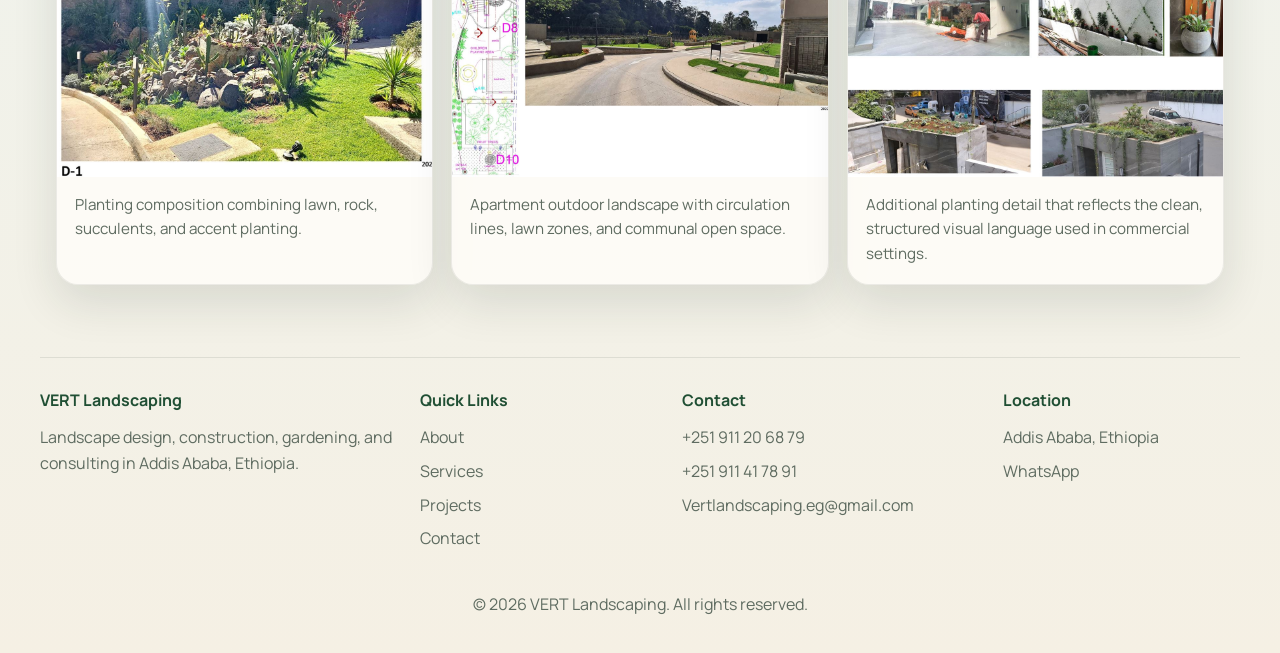
<file: Vert-website (2)/Vert-website/projects/elevation-diplomatic.html>
<!DOCTYPE html>
<html lang="en">
<head>
<meta charset="UTF-8">
<meta name="viewport" content="width=device-width, initial-scale=1.0">
<title>Elevation Diplomatic | VERT Landscaping</title>
<meta name="description" content="Elevation Diplomatic planting design and apartment external landscape work by VERT Landscaping for DH ONE Real Estate PLC.">
<meta name="color-scheme" content="light dark">
<link rel="icon" type="image/jpeg" href="../images/logo.png.jpg">
<link rel="preconnect" href="https://fonts.googleapis.com">
<link rel="preconnect" href="https://fonts.gstatic.com" crossorigin>
<link href="https://fonts.googleapis.com/css2?family=Manrope:wght@400;500;700;800&family=Playfair+Display:wght@700&display=swap" rel="stylesheet">
<link rel="stylesheet" href="../styles.css">
</head>
<body>
<a class="skip-link" href="#main-content">Skip to content</a>

<header class="site-header">
  <div class="nav-wrap">
    <a class="brand" href="../index.html" aria-label="VERT Landscaping home">
      <img src="../images/logo.png.jpg" alt="VERT Landscaping logo">
      <div class="brand-text">
        <strong>VERT</strong>
        <span>Landscape Design &amp; Build</span>
      </div>
    </a>

    <button class="nav-toggle" type="button" aria-expanded="false" aria-controls="site-nav">
      Menu
    </button>

    <nav id="site-nav" class="nav-links" aria-label="Primary">
      <a href="../index.html">Home</a>
      <a href="../about.html">About</a>
      <a href="../services.html">Services</a>
      <a href="../projects.html">Projects</a>
      <a href="../contact.html">Contact</a>
      <button class="theme-toggle" type="button" aria-pressed="false" aria-label="Switch to dark mode">Dark mode</button>
      <a class="nav-cta" href="../contact.html">Contact Us</a>
    </nav>
  </div>
</header>
<div class="nav-backdrop" hidden></div>

<main id="main-content" class="page-shell">
  <section class="page-hero">
    <a class="breadcrumb" href="../projects.html">Back to projects</a>
    <div class="page-hero-grid">
      <article class="panel page-hero-copy">
        <span class="eyebrow">Commercial Residential Landscape</span>
        <h1>Elevation Diplomatic planting design and apartment external landscape</h1>
        <p>
          A multi-part project combining sculptural planting composition with built landscape details for apartment outdoor spaces.
        </p>
        <div class="page-meta">
          <span><strong>Client:</strong> DH ONE Real Estate PLC</span>
          <span><strong>Project Type:</strong> Planting design and external apartment landscape</span>
          <span><strong>Location:</strong> Addis Ababa, Ethiopia</span>
        </div>
        <a class="button button-primary" href="../contact.html">Discuss a commercial landscape</a>
      </article>

      <div class="page-hero-visual">
        <img src="../images/project8.jpg" alt="Elevation Diplomatic planting design by VERT Landscaping">
      </div>
    </div>
  </section>

  <section class="page-section">
    <div class="page-grid">
      <article class="panel detail-card">
        <h3>Project focus</h3>
        <p>
          The Elevation Diplomatic work balances planting design with structured outdoor circulation, giving the development a more refined and welcoming landscape identity.
        </p>
      </article>

      <article class="panel detail-card">
        <h3>Delivered scope</h3>
        <ul class="detail-list">
          <li>Sculptural planting design with stone and lawn composition</li>
          <li>Apartment exterior circulation and landscape detail planning</li>
          <li>Built outdoor zones with planting beds and lawn areas</li>
          <li>Recreational and communal landscape integration</li>
        </ul>
      </article>
    </div>
  </section>

  <section class="page-section">
    <div class="section-heading">
      <div>
        <span class="eyebrow">Project Gallery</span>
        <h2>Planting character and built apartment landscape.</h2>
      </div>
      <p>
        These images show both the planting composition and the constructed external landscape elements delivered for the project.
      </p>
    </div>

    <div class="image-grid">
      <figure class="panel">
        <img src="../images/project8.jpg" alt="Sculptural stone and planting arrangement for Elevation Diplomatic">
        <figcaption>Planting composition combining lawn, rock, succulents, and accent planting.</figcaption>
      </figure>
      <figure class="panel">
        <img src="../images/project9.jpg" alt="Constructed apartment landscape with paving and lawn">
        <figcaption>Apartment outdoor landscape with circulation lines, lawn zones, and communal open space.</figcaption>
      </figure>
      <figure class="panel">
        <img src="../images/project12.jpg" alt="Additional planting and exterior landscape detail by VERT">
        <figcaption>Additional planting detail that reflects the clean, structured visual language used in commercial settings.</figcaption>
      </figure>
    </div>
  </section>
</main>

<footer class="site-footer">
  <div class="footer-grid">
    <div>
      <strong>VERT Landscaping</strong>
      <p>Landscape design, construction, gardening, and consulting in Addis Ababa, Ethiopia.</p>
    </div>
    <div>
      <strong>Quick Links</strong>
      <a href="../about.html">About</a>
      <a href="../services.html">Services</a>
      <a href="../projects.html">Projects</a>
      <a href="../contact.html">Contact</a>
    </div>
    <div>
      <strong>Contact</strong>
      <a href="tel:+251911206879">+251 911 20 68 79</a>
      <a href="tel:+251911417891">+251 911 41 78 91</a>
      <a href="mailto:Vertlandscaping.eg@gmail.com">Vertlandscaping.eg@gmail.com</a>
    </div>
    <div>
      <strong>Location</strong>
      <p>Addis Ababa, Ethiopia</p>
      <a href="https://wa.me/251911206879">WhatsApp</a>
    </div>
  </div>
  <p class="footer-note">&copy; 2026 VERT Landscaping. All rights reserved.</p>
</footer>

<a class="whatsapp" href="https://wa.me/251911206879" aria-label="Chat with VERT Landscaping on WhatsApp">WA</a>

<script src="../script.js"></script>
</body>
</html>
</file>
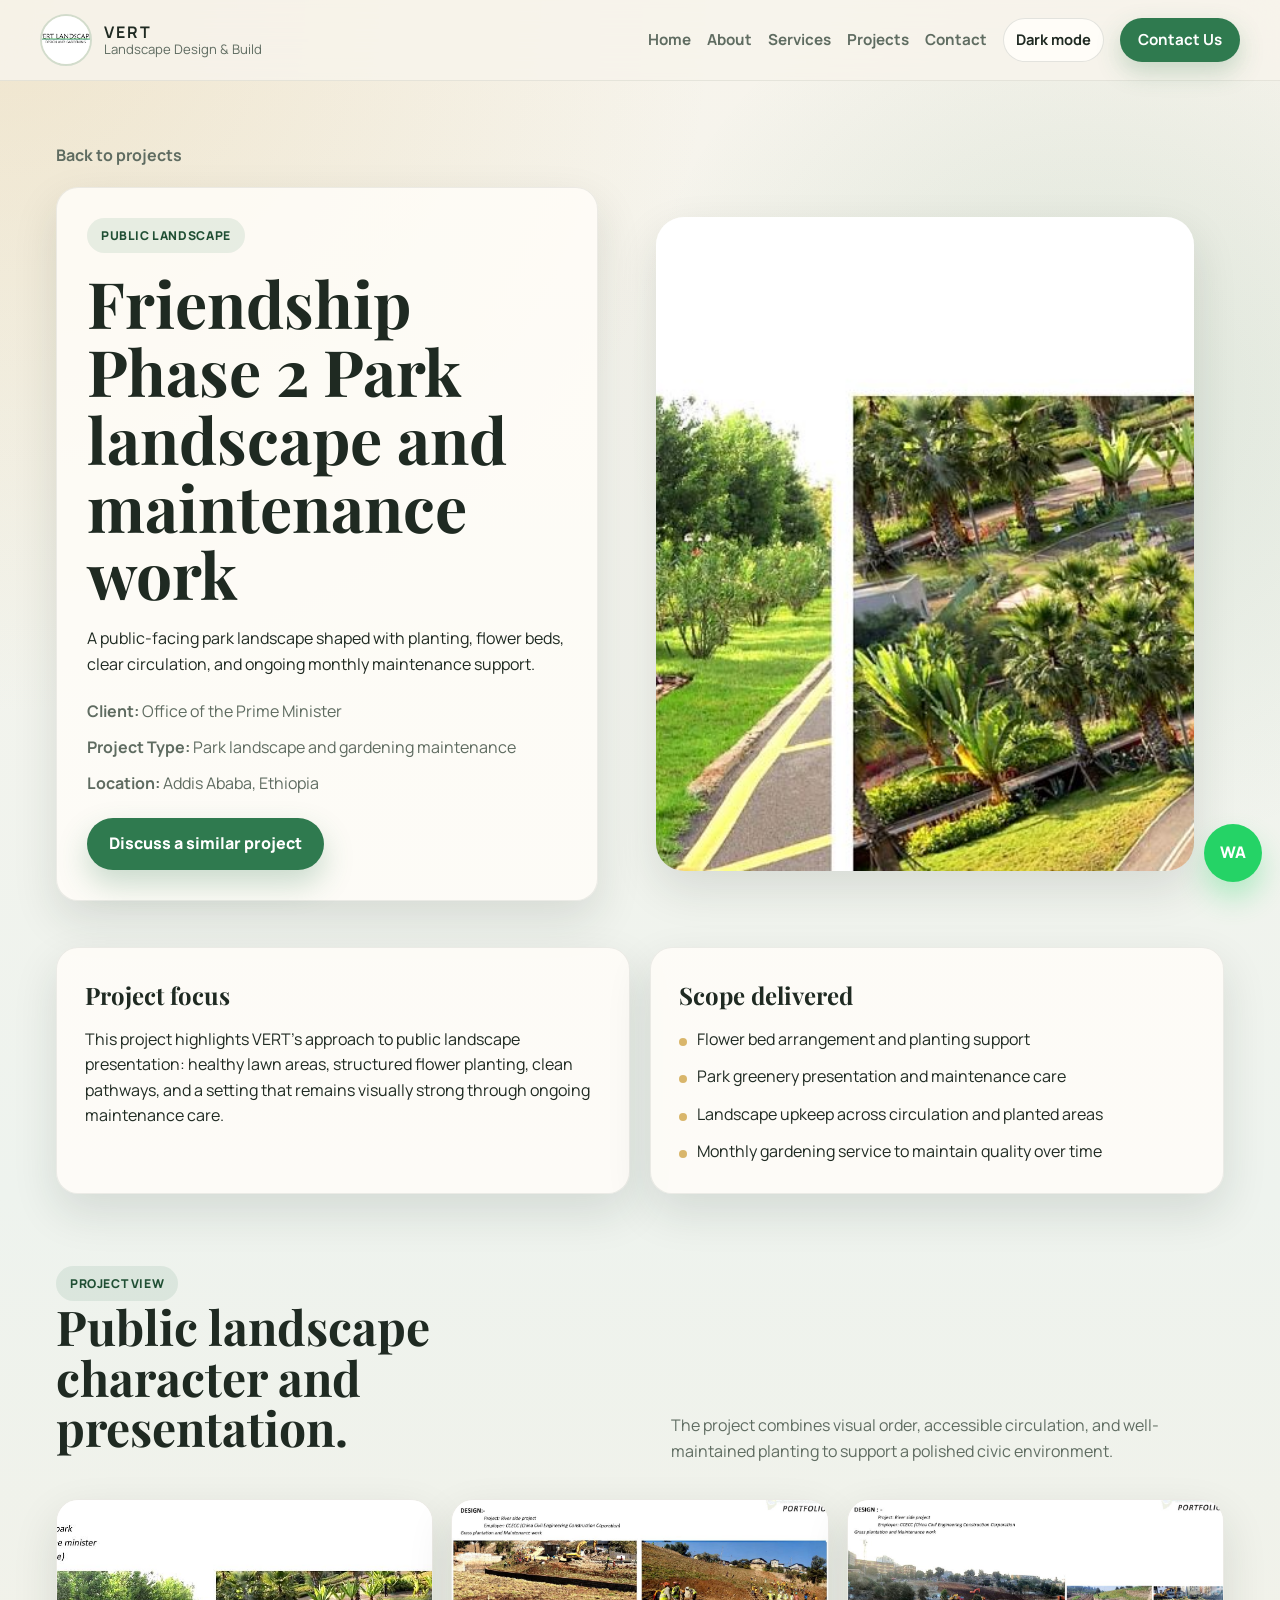
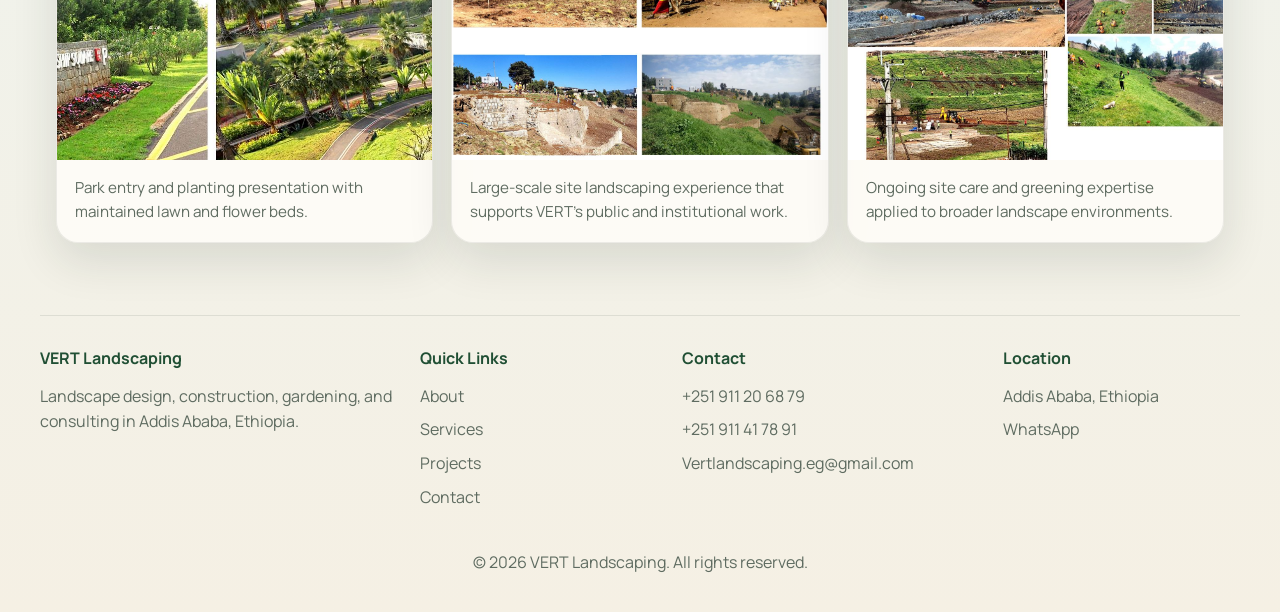
<file: Vert-website (2)/Vert-website/projects/friendship-phase-2-park.html>
<!DOCTYPE html>
<html lang="en">
<head>
<meta charset="UTF-8">
<meta name="viewport" content="width=device-width, initial-scale=1.0">
<title>Friendship Phase 2 Park | VERT Landscaping</title>
<meta name="description" content="Friendship Phase 2 Park landscape and maintenance work by VERT Landscaping for the Office of the Prime Minister.">
<meta name="color-scheme" content="light dark">
<link rel="icon" type="image/jpeg" href="../images/logo.png.jpg">
<link rel="preconnect" href="https://fonts.googleapis.com">
<link rel="preconnect" href="https://fonts.gstatic.com" crossorigin>
<link href="https://fonts.googleapis.com/css2?family=Manrope:wght@400;500;700;800&family=Playfair+Display:wght@700&display=swap" rel="stylesheet">
<link rel="stylesheet" href="../styles.css">
</head>
<body>
<a class="skip-link" href="#main-content">Skip to content</a>

<header class="site-header">
  <div class="nav-wrap">
    <a class="brand" href="../index.html" aria-label="VERT Landscaping home">
      <img src="../images/logo.png.jpg" alt="VERT Landscaping logo">
      <div class="brand-text">
        <strong>VERT</strong>
        <span>Landscape Design &amp; Build</span>
      </div>
    </a>

    <button class="nav-toggle" type="button" aria-expanded="false" aria-controls="site-nav">
      Menu
    </button>

    <nav id="site-nav" class="nav-links" aria-label="Primary">
      <a href="../index.html">Home</a>
      <a href="../about.html">About</a>
      <a href="../services.html">Services</a>
      <a href="../projects.html">Projects</a>
      <a href="../contact.html">Contact</a>
      <button class="theme-toggle" type="button" aria-pressed="false" aria-label="Switch to dark mode">Dark mode</button>
      <a class="nav-cta" href="../contact.html">Contact Us</a>
    </nav>
  </div>
</header>
<div class="nav-backdrop" hidden></div>

<main id="main-content" class="page-shell">
  <section class="page-hero">
    <a class="breadcrumb" href="../projects.html">Back to projects</a>
    <div class="page-hero-grid">
      <article class="panel page-hero-copy">
        <span class="eyebrow">Public Landscape</span>
        <h1>Friendship Phase 2 Park landscape and maintenance work</h1>
        <p>
          A public-facing park landscape shaped with planting, flower beds, clear circulation, and ongoing monthly maintenance support.
        </p>
        <div class="page-meta">
          <span><strong>Client:</strong> Office of the Prime Minister</span>
          <span><strong>Project Type:</strong> Park landscape and gardening maintenance</span>
          <span><strong>Location:</strong> Addis Ababa, Ethiopia</span>
        </div>
        <a class="button button-primary" href="../contact.html">Discuss a similar project</a>
      </article>

      <div class="page-hero-visual">
        <img src="../images/project1.jpg" alt="Friendship Phase 2 Park landscape by VERT Landscaping">
      </div>
    </div>
  </section>

  <section class="page-section">
    <div class="page-grid">
      <article class="panel detail-card">
        <h3>Project focus</h3>
        <p>
          This project highlights VERT's approach to public landscape presentation: healthy lawn areas, structured flower planting,
          clean pathways, and a setting that remains visually strong through ongoing maintenance care.
        </p>
      </article>

      <article class="panel detail-card">
        <h3>Scope delivered</h3>
        <ul class="detail-list">
          <li>Flower bed arrangement and planting support</li>
          <li>Park greenery presentation and maintenance care</li>
          <li>Landscape upkeep across circulation and planted areas</li>
          <li>Monthly gardening service to maintain quality over time</li>
        </ul>
      </article>
    </div>
  </section>

  <section class="page-section">
    <div class="section-heading">
      <div>
        <span class="eyebrow">Project View</span>
        <h2>Public landscape character and presentation.</h2>
      </div>
      <p>
        The project combines visual order, accessible circulation, and well-maintained planting to support a polished civic environment.
      </p>
    </div>

    <div class="image-grid">
      <figure class="panel">
        <img src="../images/project1.jpg" alt="Friendship Phase 2 Park overview with signage and planting">
        <figcaption>Park entry and planting presentation with maintained lawn and flower beds.</figcaption>
      </figure>
      <figure class="panel">
        <img src="../images/project3.jpg" alt="Large-scale landscape implementation by VERT">
        <figcaption>Large-scale site landscaping experience that supports VERT's public and institutional work.</figcaption>
      </figure>
      <figure class="panel">
        <img src="../images/project4.jpg" alt="Landscape greening and maintenance work by VERT">
        <figcaption>Ongoing site care and greening expertise applied to broader landscape environments.</figcaption>
      </figure>
    </div>
  </section>
</main>

<footer class="site-footer">
  <div class="footer-grid">
    <div>
      <strong>VERT Landscaping</strong>
      <p>Landscape design, construction, gardening, and consulting in Addis Ababa, Ethiopia.</p>
    </div>
    <div>
      <strong>Quick Links</strong>
      <a href="../about.html">About</a>
      <a href="../services.html">Services</a>
      <a href="../projects.html">Projects</a>
      <a href="../contact.html">Contact</a>
    </div>
    <div>
      <strong>Contact</strong>
      <a href="tel:+251911206879">+251 911 20 68 79</a>
      <a href="tel:+251911417891">+251 911 41 78 91</a>
      <a href="mailto:Vertlandscaping.eg@gmail.com">Vertlandscaping.eg@gmail.com</a>
    </div>
    <div>
      <strong>Location</strong>
      <p>Addis Ababa, Ethiopia</p>
      <a href="https://wa.me/251911206879">WhatsApp</a>
    </div>
  </div>
  <p class="footer-note">&copy; 2026 VERT Landscaping. All rights reserved.</p>
</footer>

<a class="whatsapp" href="https://wa.me/251911206879" aria-label="Chat with VERT Landscaping on WhatsApp">WA</a>

<script src="../script.js"></script>
</body>
</html>
</file>
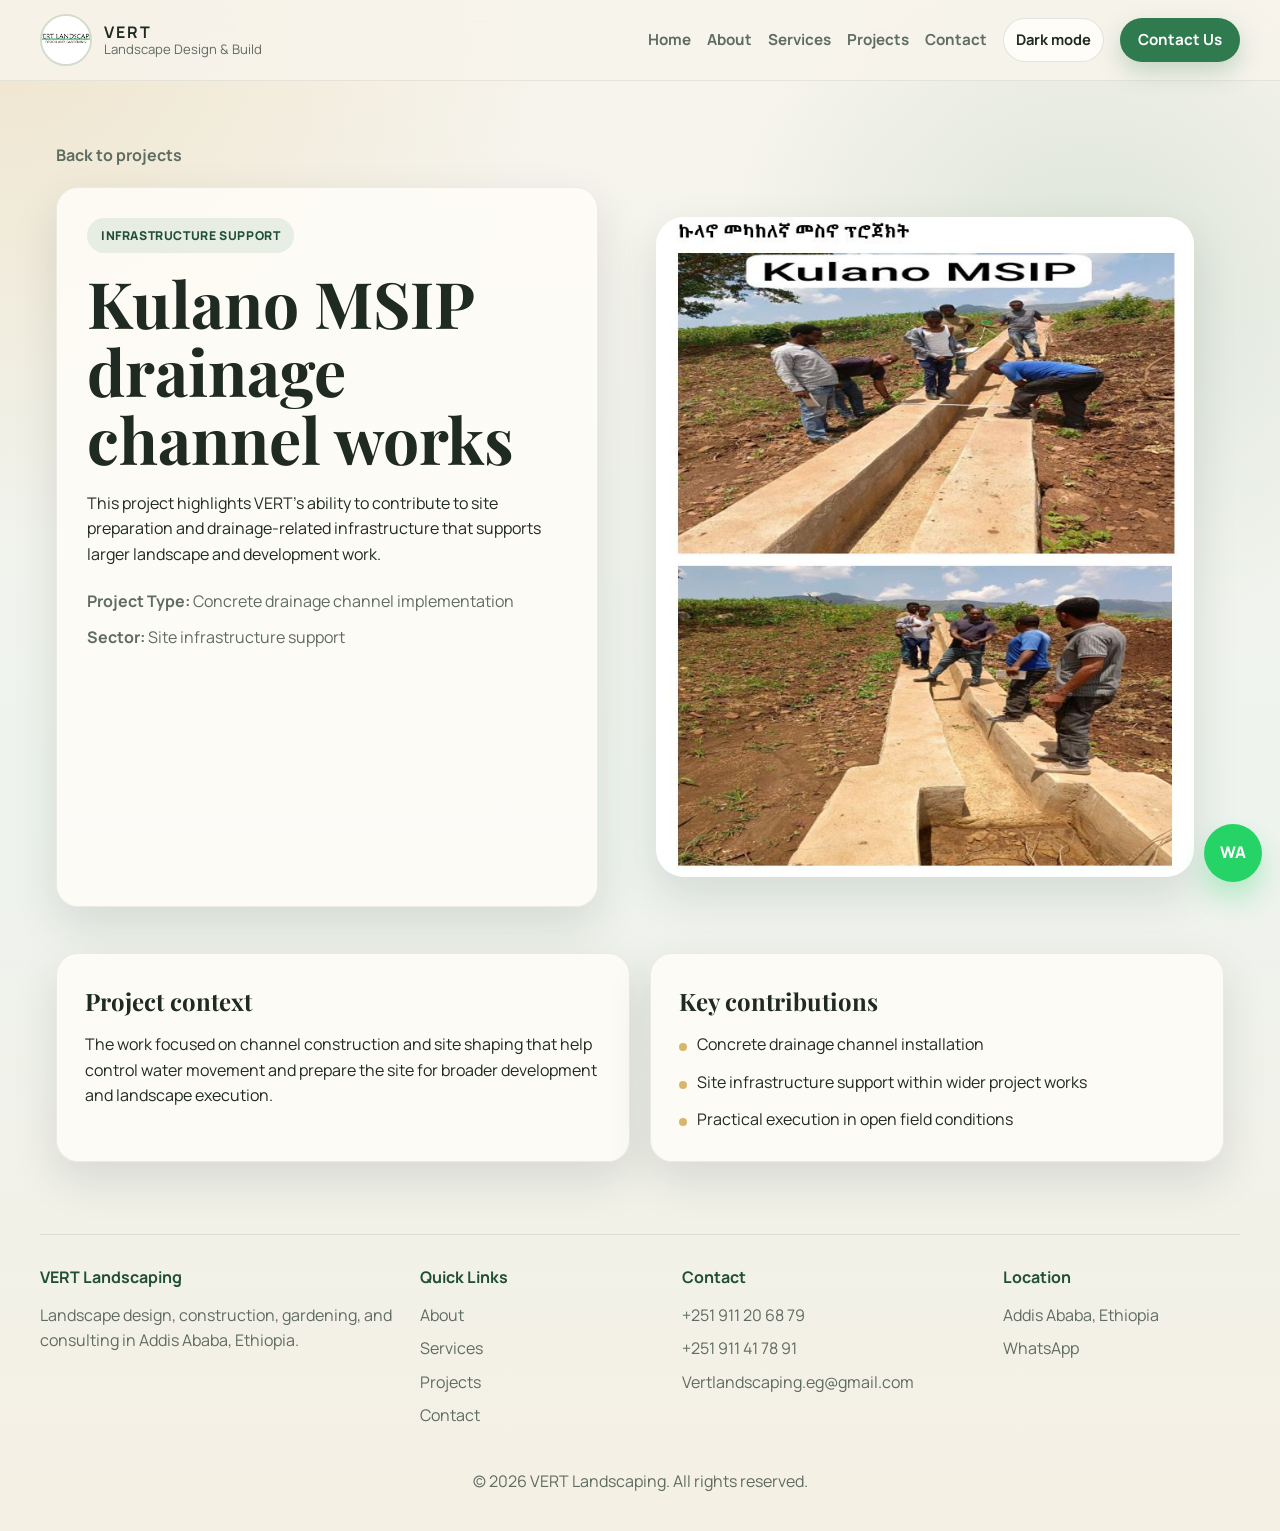
<file: Vert-website (2)/Vert-website/projects/kulano-msip.html>
<!DOCTYPE html>
<html lang="en">
<head>
<meta charset="UTF-8">
<meta name="viewport" content="width=device-width, initial-scale=1.0">
<title>Kulano MSIP | VERT Landscaping</title>
<meta name="description" content="Kulano MSIP drainage channel and site infrastructure support work by VERT Landscaping.">
<meta name="color-scheme" content="light dark">
<link rel="icon" type="image/jpeg" href="../images/logo.png.jpg">
<link rel="preconnect" href="https://fonts.googleapis.com">
<link rel="preconnect" href="https://fonts.gstatic.com" crossorigin>
<link href="https://fonts.googleapis.com/css2?family=Manrope:wght@400;500;700;800&family=Playfair+Display:wght@700&display=swap" rel="stylesheet">
<link rel="stylesheet" href="../styles.css">
</head>
<body>
<a class="skip-link" href="#main-content">Skip to content</a>
<header class="site-header">
  <div class="nav-wrap">
    <a class="brand" href="../index.html" aria-label="VERT Landscaping home">
      <img src="../images/logo.png.jpg" alt="VERT Landscaping logo">
      <div class="brand-text"><strong>VERT</strong><span>Landscape Design &amp; Build</span></div>
    </a>
    <button class="nav-toggle" type="button" aria-expanded="false" aria-controls="site-nav">Menu</button>
    <nav id="site-nav" class="nav-links" aria-label="Primary">
      <a href="../index.html">Home</a>
      <a href="../about.html">About</a>
      <a href="../services.html">Services</a>
      <a href="../projects.html">Projects</a>
      <a href="../contact.html">Contact</a>
      <button class="theme-toggle" type="button" aria-pressed="false" aria-label="Switch to dark mode">Dark mode</button>
      <a class="nav-cta" href="../contact.html">Contact Us</a>
    </nav>
  </div>
</header>
<div class="nav-backdrop" hidden></div>
<main id="main-content" class="page-shell">
  <section class="page-hero">
    <a class="breadcrumb" href="../projects.html">Back to projects</a>
    <div class="page-hero-grid">
      <article class="panel page-hero-copy">
        <span class="eyebrow">Infrastructure Support</span>
        <h1>Kulano MSIP drainage channel works</h1>
        <p>This project highlights VERT's ability to contribute to site preparation and drainage-related infrastructure that supports larger landscape and development work.</p>
        <div class="page-meta">
          <span><strong>Project Type:</strong> Concrete drainage channel implementation</span>
          <span><strong>Sector:</strong> Site infrastructure support</span>
        </div>
      </article>
      <div class="page-hero-visual"><img src="../images/project2.jpg" alt="Kulano MSIP drainage channel works"></div>
    </div>
  </section>
  <section class="page-section">
    <div class="page-grid">
      <article class="panel detail-card">
        <h3>Project context</h3>
        <p>The work focused on channel construction and site shaping that help control water movement and prepare the site for broader development and landscape execution.</p>
      </article>
      <article class="panel detail-card">
        <h3>Key contributions</h3>
        <ul class="detail-list">
          <li>Concrete drainage channel installation</li>
          <li>Site infrastructure support within wider project works</li>
          <li>Practical execution in open field conditions</li>
        </ul>
      </article>
    </div>
  </section>
</main>
<footer class="site-footer"><div class="footer-grid"><div><strong>VERT Landscaping</strong><p>Landscape design, construction, gardening, and consulting in Addis Ababa, Ethiopia.</p></div><div><strong>Quick Links</strong><a href="../about.html">About</a><a href="../services.html">Services</a><a href="../projects.html">Projects</a><a href="../contact.html">Contact</a></div><div><strong>Contact</strong><a href="tel:+251911206879">+251 911 20 68 79</a><a href="tel:+251911417891">+251 911 41 78 91</a><a href="mailto:Vertlandscaping.eg@gmail.com">Vertlandscaping.eg@gmail.com</a></div><div><strong>Location</strong><p>Addis Ababa, Ethiopia</p><a href="https://wa.me/251911206879">WhatsApp</a></div></div><p class="footer-note">&copy; 2026 VERT Landscaping. All rights reserved.</p></footer>
<a class="whatsapp" href="https://wa.me/251911206879" aria-label="Chat with VERT Landscaping on WhatsApp">WA</a>
<script src="../script.js"></script>
</body>
</html>
</file>
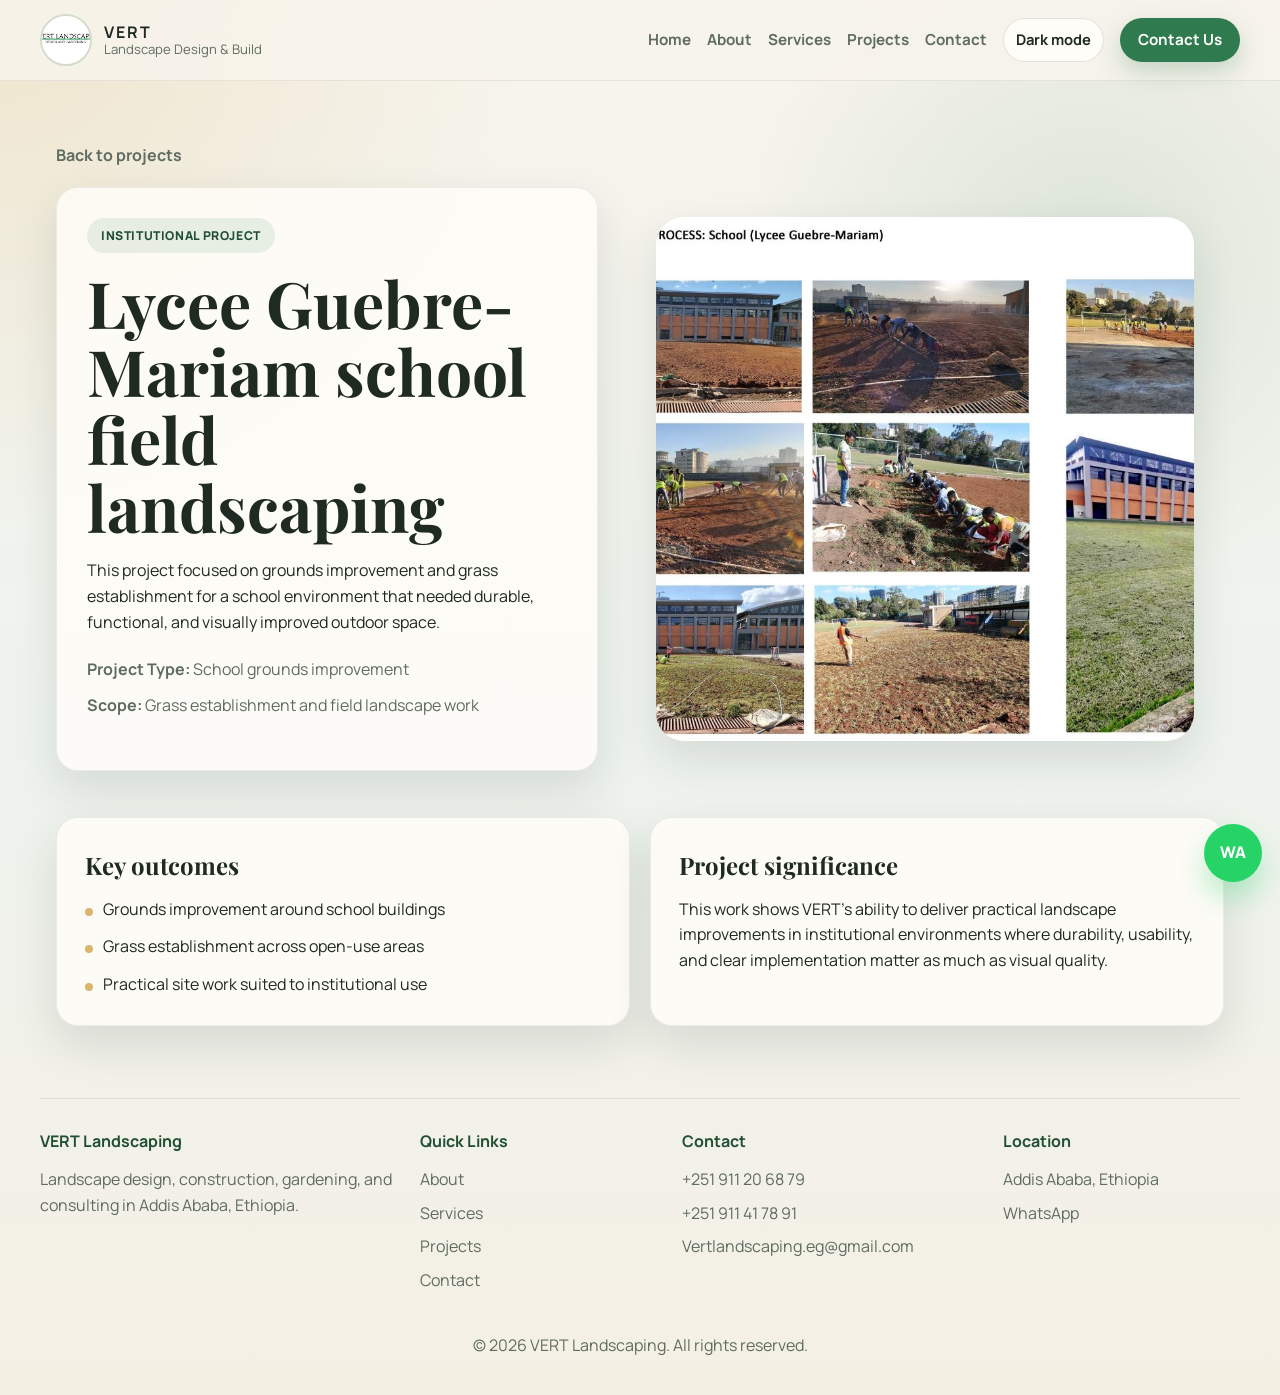
<file: Vert-website (2)/Vert-website/projects/lycee-guebre-mariam.html>
<!DOCTYPE html>
<html lang="en">
<head><meta charset="UTF-8"><meta name="viewport" content="width=device-width, initial-scale=1.0"><title>Lycee Guebre-Mariam | VERT Landscaping</title><meta name="description" content="School grounds landscaping and grass establishment at Lycee Guebre-Mariam by VERT Landscaping."><meta name="color-scheme" content="light dark"><link rel="icon" type="image/jpeg" href="../images/logo.png.jpg"><link rel="preconnect" href="https://fonts.googleapis.com"><link rel="preconnect" href="https://fonts.gstatic.com" crossorigin><link href="https://fonts.googleapis.com/css2?family=Manrope:wght@400;500;700;800&family=Playfair+Display:wght@700&display=swap" rel="stylesheet"><link rel="stylesheet" href="../styles.css"></head>
<body><a class="skip-link" href="#main-content">Skip to content</a><header class="site-header"><div class="nav-wrap"><a class="brand" href="../index.html" aria-label="VERT Landscaping home"><img src="../images/logo.png.jpg" alt="VERT Landscaping logo"><div class="brand-text"><strong>VERT</strong><span>Landscape Design &amp; Build</span></div></a><button class="nav-toggle" type="button" aria-expanded="false" aria-controls="site-nav">Menu</button><nav id="site-nav" class="nav-links" aria-label="Primary"><a href="../index.html">Home</a><a href="../about.html">About</a><a href="../services.html">Services</a><a href="../projects.html">Projects</a><a href="../contact.html">Contact</a><button class="theme-toggle" type="button" aria-pressed="false" aria-label="Switch to dark mode">Dark mode</button><a class="nav-cta" href="../contact.html">Contact Us</a></nav></div></header><div class="nav-backdrop" hidden></div>
<main id="main-content" class="page-shell"><section class="page-hero"><a class="breadcrumb" href="../projects.html">Back to projects</a><div class="page-hero-grid"><article class="panel page-hero-copy"><span class="eyebrow">Institutional Project</span><h1>Lycee Guebre-Mariam school field landscaping</h1><p>This project focused on grounds improvement and grass establishment for a school environment that needed durable, functional, and visually improved outdoor space.</p><div class="page-meta"><span><strong>Project Type:</strong> School grounds improvement</span><span><strong>Scope:</strong> Grass establishment and field landscape work</span></div></article><div class="page-hero-visual"><img src="../images/project10.jpg" alt="Lycee Guebre-Mariam school field landscaping"></div></div></section><section class="page-section"><div class="page-grid"><article class="panel detail-card"><h3>Key outcomes</h3><ul class="detail-list"><li>Grounds improvement around school buildings</li><li>Grass establishment across open-use areas</li><li>Practical site work suited to institutional use</li></ul></article><article class="panel detail-card"><h3>Project significance</h3><p>This work shows VERT's ability to deliver practical landscape improvements in institutional environments where durability, usability, and clear implementation matter as much as visual quality.</p></article></div></section></main>
<footer class="site-footer"><div class="footer-grid"><div><strong>VERT Landscaping</strong><p>Landscape design, construction, gardening, and consulting in Addis Ababa, Ethiopia.</p></div><div><strong>Quick Links</strong><a href="../about.html">About</a><a href="../services.html">Services</a><a href="../projects.html">Projects</a><a href="../contact.html">Contact</a></div><div><strong>Contact</strong><a href="tel:+251911206879">+251 911 20 68 79</a><a href="tel:+251911417891">+251 911 41 78 91</a><a href="mailto:Vertlandscaping.eg@gmail.com">Vertlandscaping.eg@gmail.com</a></div><div><strong>Location</strong><p>Addis Ababa, Ethiopia</p><a href="https://wa.me/251911206879">WhatsApp</a></div></div><p class="footer-note">&copy; 2026 VERT Landscaping. All rights reserved.</p></footer><a class="whatsapp" href="https://wa.me/251911206879" aria-label="Chat with VERT Landscaping on WhatsApp">WA</a><script src="../script.js"></script></body></html>
</file>
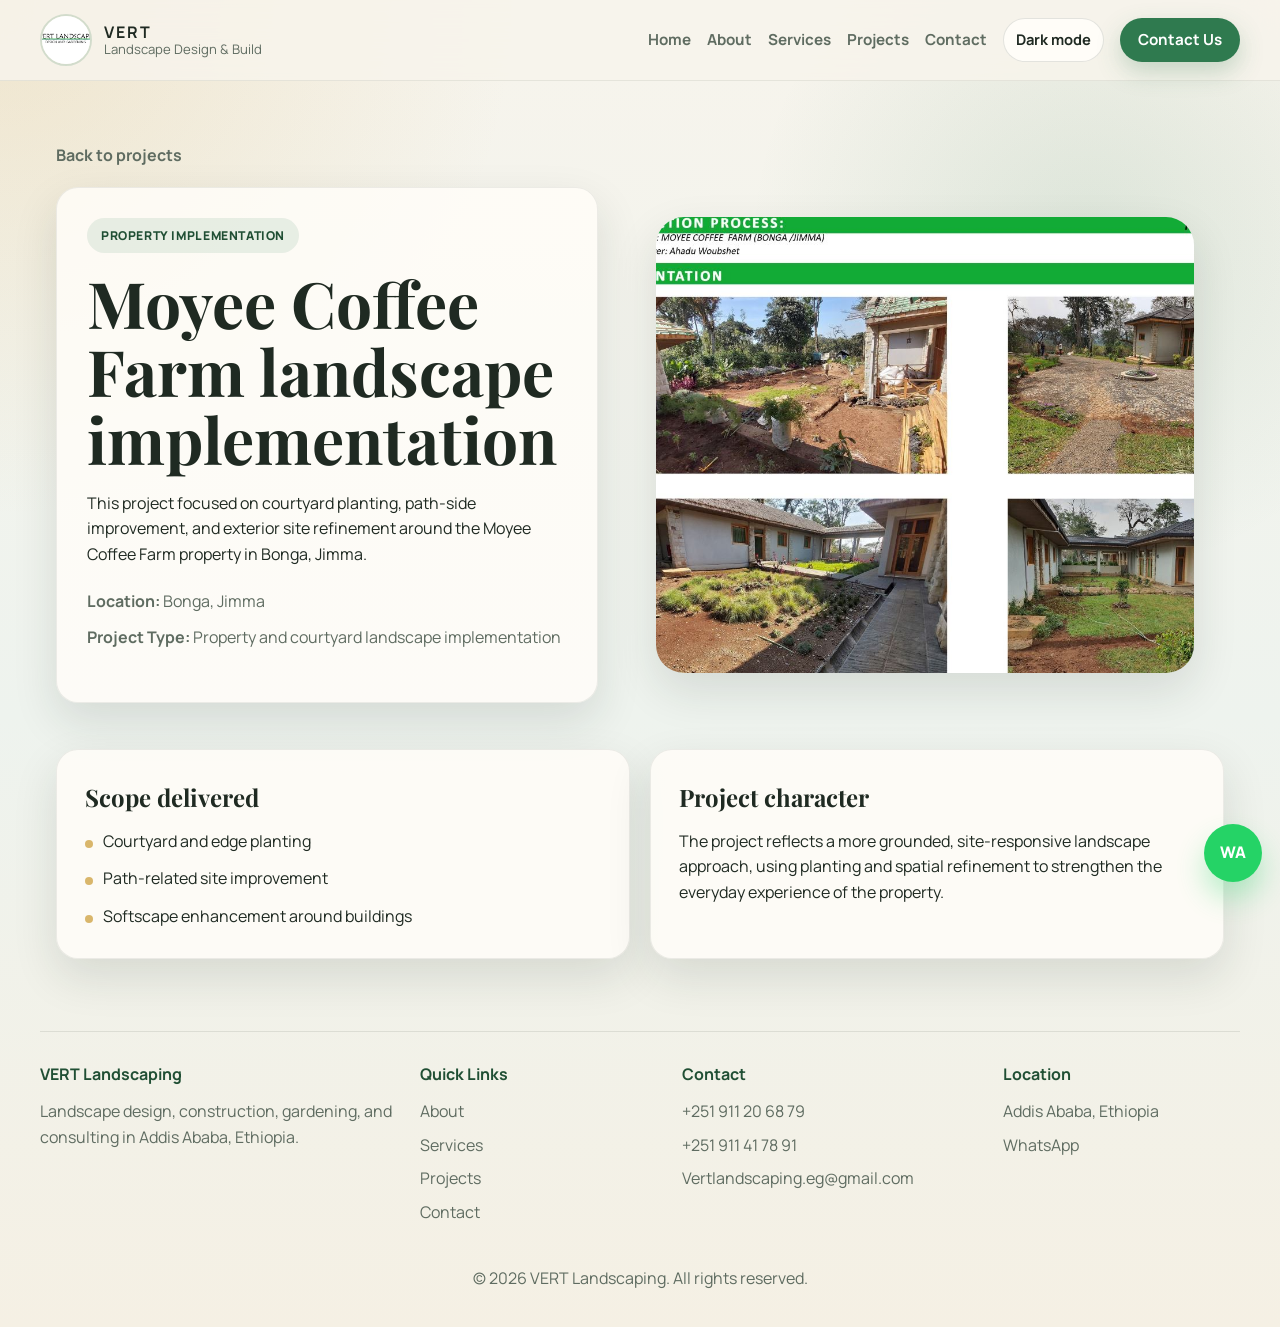
<file: Vert-website (2)/Vert-website/projects/moyee-coffee-farm.html>
<!DOCTYPE html>
<html lang="en">
<head><meta charset="UTF-8"><meta name="viewport" content="width=device-width, initial-scale=1.0"><title>Moyee Coffee Farm | VERT Landscaping</title><meta name="description" content="Landscape implementation at Moyee Coffee Farm in Bonga, Jimma by VERT Landscaping."><meta name="color-scheme" content="light dark"><link rel="icon" type="image/jpeg" href="../images/logo.png.jpg"><link rel="preconnect" href="https://fonts.googleapis.com"><link rel="preconnect" href="https://fonts.gstatic.com" crossorigin><link href="https://fonts.googleapis.com/css2?family=Manrope:wght@400;500;700;800&family=Playfair+Display:wght@700&display=swap" rel="stylesheet"><link rel="stylesheet" href="../styles.css"></head>
<body><a class="skip-link" href="#main-content">Skip to content</a><header class="site-header"><div class="nav-wrap"><a class="brand" href="../index.html" aria-label="VERT Landscaping home"><img src="../images/logo.png.jpg" alt="VERT Landscaping logo"><div class="brand-text"><strong>VERT</strong><span>Landscape Design &amp; Build</span></div></a><button class="nav-toggle" type="button" aria-expanded="false" aria-controls="site-nav">Menu</button><nav id="site-nav" class="nav-links" aria-label="Primary"><a href="../index.html">Home</a><a href="../about.html">About</a><a href="../services.html">Services</a><a href="../projects.html">Projects</a><a href="../contact.html">Contact</a><button class="theme-toggle" type="button" aria-pressed="false" aria-label="Switch to dark mode">Dark mode</button><a class="nav-cta" href="../contact.html">Contact Us</a></nav></div></header><div class="nav-backdrop" hidden></div>
<main id="main-content" class="page-shell"><section class="page-hero"><a class="breadcrumb" href="../projects.html">Back to projects</a><div class="page-hero-grid"><article class="panel page-hero-copy"><span class="eyebrow">Property Implementation</span><h1>Moyee Coffee Farm landscape implementation</h1><p>This project focused on courtyard planting, path-side improvement, and exterior site refinement around the Moyee Coffee Farm property in Bonga, Jimma.</p><div class="page-meta"><span><strong>Location:</strong> Bonga, Jimma</span><span><strong>Project Type:</strong> Property and courtyard landscape implementation</span></div></article><div class="page-hero-visual"><img src="../images/project11.jpg" alt="Moyee Coffee Farm landscape implementation"></div></div></section><section class="page-section"><div class="page-grid"><article class="panel detail-card"><h3>Scope delivered</h3><ul class="detail-list"><li>Courtyard and edge planting</li><li>Path-related site improvement</li><li>Softscape enhancement around buildings</li></ul></article><article class="panel detail-card"><h3>Project character</h3><p>The project reflects a more grounded, site-responsive landscape approach, using planting and spatial refinement to strengthen the everyday experience of the property.</p></article></div></section></main>
<footer class="site-footer"><div class="footer-grid"><div><strong>VERT Landscaping</strong><p>Landscape design, construction, gardening, and consulting in Addis Ababa, Ethiopia.</p></div><div><strong>Quick Links</strong><a href="../about.html">About</a><a href="../services.html">Services</a><a href="../projects.html">Projects</a><a href="../contact.html">Contact</a></div><div><strong>Contact</strong><a href="tel:+251911206879">+251 911 20 68 79</a><a href="tel:+251911417891">+251 911 41 78 91</a><a href="mailto:Vertlandscaping.eg@gmail.com">Vertlandscaping.eg@gmail.com</a></div><div><strong>Location</strong><p>Addis Ababa, Ethiopia</p><a href="https://wa.me/251911206879">WhatsApp</a></div></div><p class="footer-note">&copy; 2026 VERT Landscaping. All rights reserved.</p></footer><a class="whatsapp" href="https://wa.me/251911206879" aria-label="Chat with VERT Landscaping on WhatsApp">WA</a><script src="../script.js"></script></body></html>
</file>
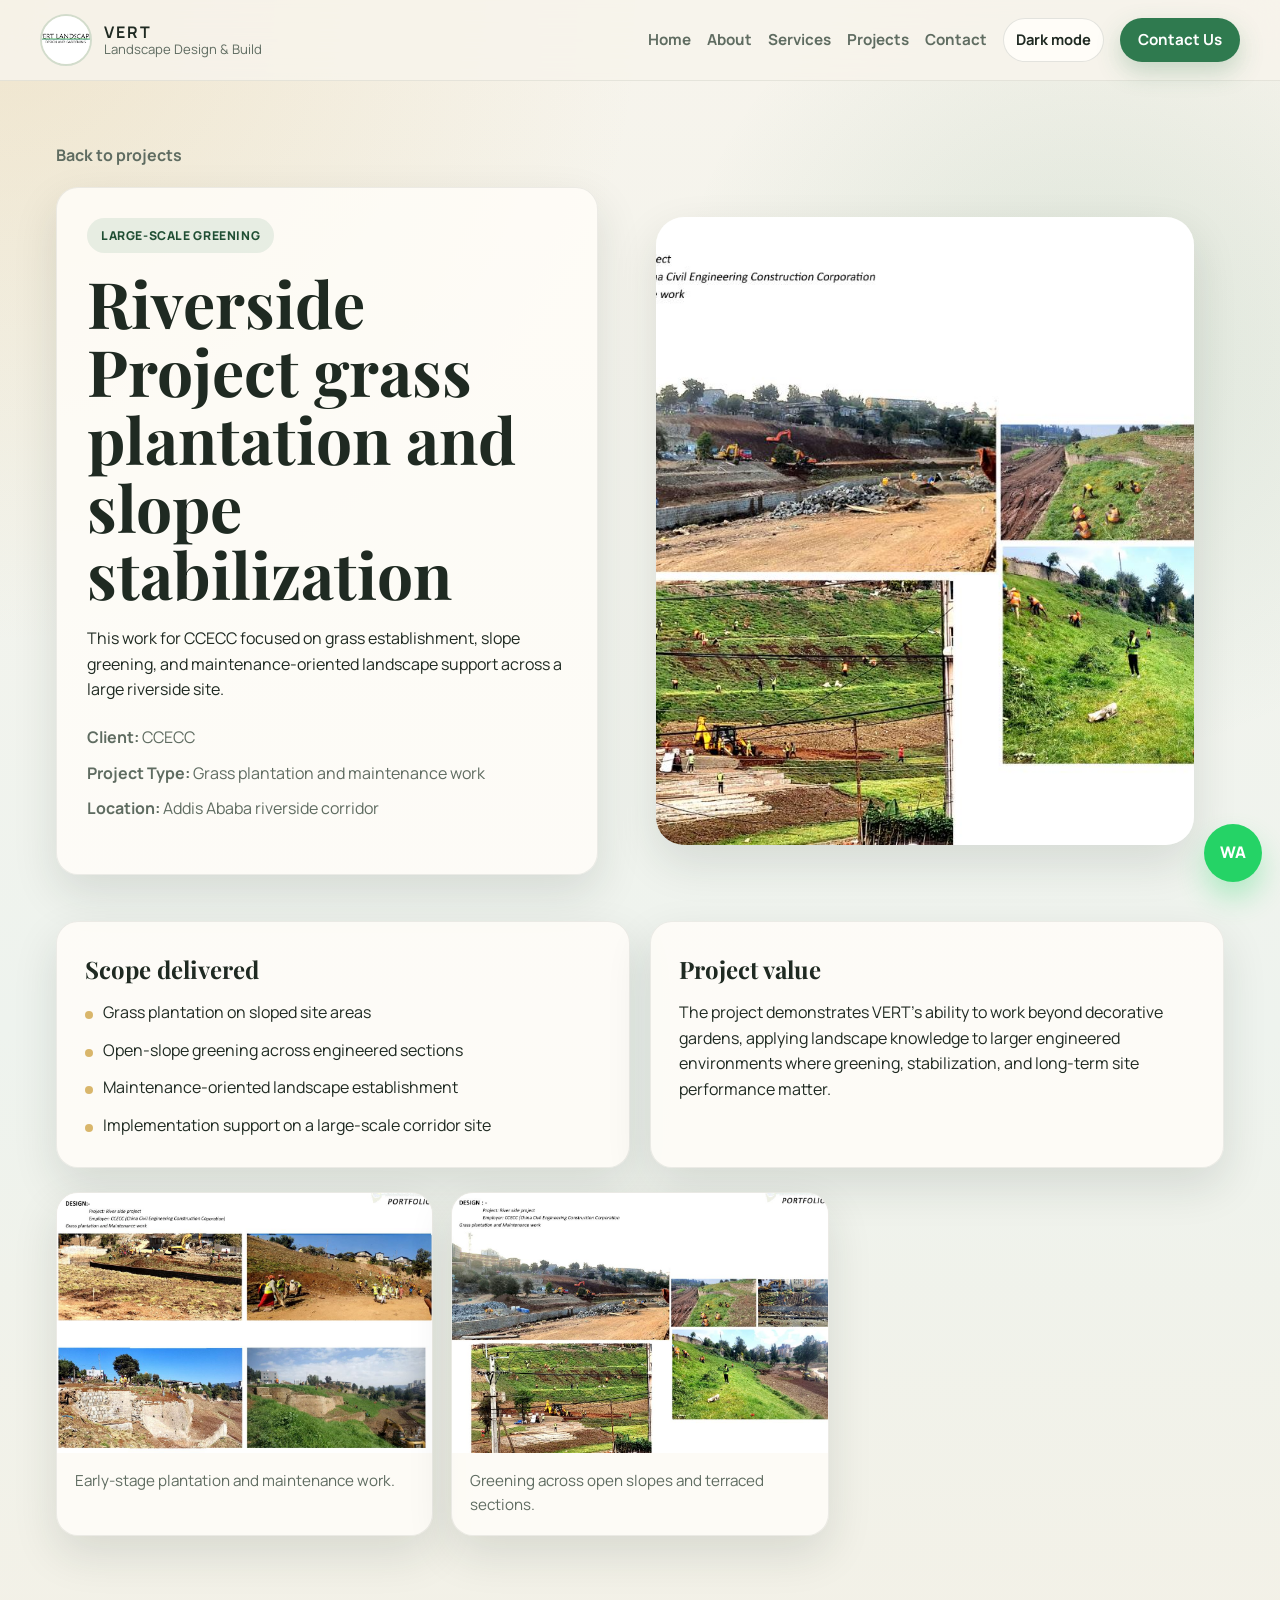
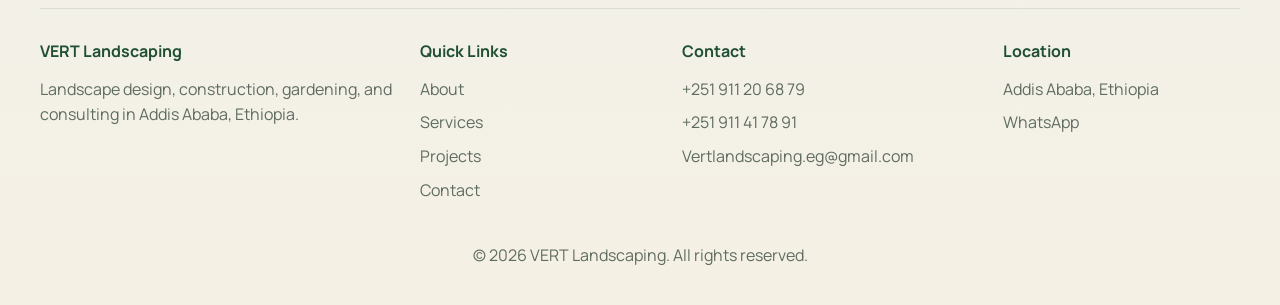
<file: Vert-website (2)/Vert-website/projects/riverside-project.html>
<!DOCTYPE html>
<html lang="en">
<head>
<meta charset="UTF-8">
<meta name="viewport" content="width=device-width, initial-scale=1.0">
<title>Riverside Project | VERT Landscaping</title>
<meta name="description" content="Riverside Project grass plantation, slope greening, and maintenance work by VERT Landscaping for CCECC.">
<meta name="color-scheme" content="light dark">
<link rel="icon" type="image/jpeg" href="../images/logo.png.jpg">
<link rel="preconnect" href="https://fonts.googleapis.com">
<link rel="preconnect" href="https://fonts.gstatic.com" crossorigin>
<link href="https://fonts.googleapis.com/css2?family=Manrope:wght@400;500;700;800&family=Playfair+Display:wght@700&display=swap" rel="stylesheet">
<link rel="stylesheet" href="../styles.css">
</head>
<body>
<a class="skip-link" href="#main-content">Skip to content</a>
<header class="site-header"><div class="nav-wrap"><a class="brand" href="../index.html" aria-label="VERT Landscaping home"><img src="../images/logo.png.jpg" alt="VERT Landscaping logo"><div class="brand-text"><strong>VERT</strong><span>Landscape Design &amp; Build</span></div></a><button class="nav-toggle" type="button" aria-expanded="false" aria-controls="site-nav">Menu</button><nav id="site-nav" class="nav-links" aria-label="Primary"><a href="../index.html">Home</a><a href="../about.html">About</a><a href="../services.html">Services</a><a href="../projects.html">Projects</a><a href="../contact.html">Contact</a><button class="theme-toggle" type="button" aria-pressed="false" aria-label="Switch to dark mode">Dark mode</button><a class="nav-cta" href="../contact.html">Contact Us</a></nav></div></header>
<div class="nav-backdrop" hidden></div>
<main id="main-content" class="page-shell">
  <section class="page-hero">
<a class="breadcrumb" href="../projects.html">Back to projects</a>
    <div class="page-hero-grid">
      <article class="panel page-hero-copy">
        <span class="eyebrow">Large-Scale Greening</span>
        <h1>Riverside Project grass plantation and slope stabilization</h1>
        <p>This work for CCECC focused on grass establishment, slope greening, and maintenance-oriented landscape support across a large riverside site.</p>
        <div class="page-meta">
          <span><strong>Client:</strong> CCECC</span>
          <span><strong>Project Type:</strong> Grass plantation and maintenance work</span>
          <span><strong>Location:</strong> Addis Ababa riverside corridor</span>
        </div>
      </article>
      <div class="page-hero-visual"><img src="../images/project4.jpg" alt="Riverside Project slope greening by VERT"></div>
    </div>
  </section>
  <section class="page-section">
    <div class="page-grid">
      <article class="panel detail-card">
        <h3>Scope delivered</h3>
        <ul class="detail-list">
          <li>Grass plantation on sloped site areas</li>
          <li>Open-slope greening across engineered sections</li>
          <li>Maintenance-oriented landscape establishment</li>
          <li>Implementation support on a large-scale corridor site</li>
        </ul>
      </article>
      <article class="panel detail-card">
        <h3>Project value</h3>
        <p>The project demonstrates VERT's ability to work beyond decorative gardens, applying landscape knowledge to larger engineered environments where greening, stabilization, and long-term site performance matter.</p>
      </article>
    </div>
    <div class="image-grid" style="margin-top:24px;">
      <figure class="panel"><img src="../images/project3.jpg" alt="Riverside Project grass plantation"><figcaption>Early-stage plantation and maintenance work.</figcaption></figure>
      <figure class="panel"><img src="../images/project4.jpg" alt="Riverside Project greening on slopes"><figcaption>Greening across open slopes and terraced sections.</figcaption></figure>
    </div>
  </section>
</main>
<footer class="site-footer"><div class="footer-grid"><div><strong>VERT Landscaping</strong><p>Landscape design, construction, gardening, and consulting in Addis Ababa, Ethiopia.</p></div><div><strong>Quick Links</strong><a href="../about.html">About</a><a href="../services.html">Services</a><a href="../projects.html">Projects</a><a href="../contact.html">Contact</a></div><div><strong>Contact</strong><a href="tel:+251911206879">+251 911 20 68 79</a><a href="tel:+251911417891">+251 911 41 78 91</a><a href="mailto:Vertlandscaping.eg@gmail.com">Vertlandscaping.eg@gmail.com</a></div><div><strong>Location</strong><p>Addis Ababa, Ethiopia</p><a href="https://wa.me/251911206879">WhatsApp</a></div></div><p class="footer-note">&copy; 2026 VERT Landscaping. All rights reserved.</p></footer>
<a class="whatsapp" href="https://wa.me/251911206879" aria-label="Chat with VERT Landscaping on WhatsApp">WA</a>
<script src="../script.js"></script>
</body>
</html>
</file>
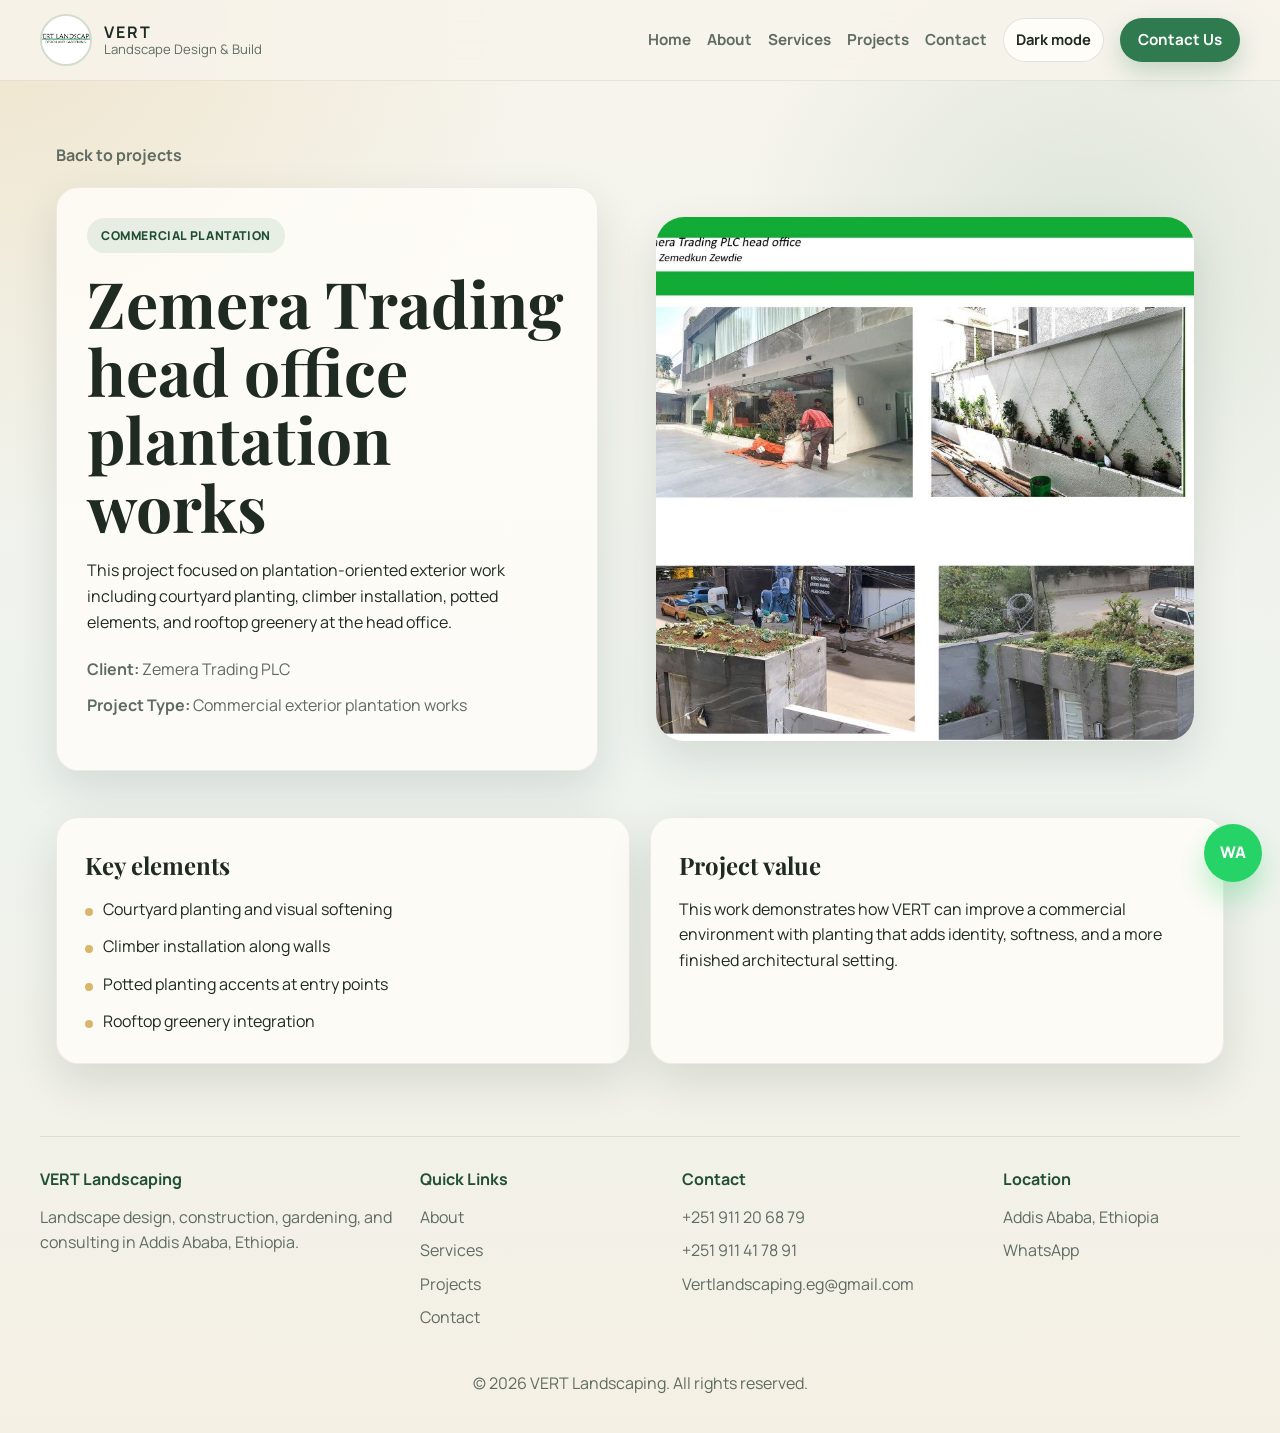
<file: Vert-website (2)/Vert-website/projects/zemera-trading-head-office.html>
<!DOCTYPE html>
<html lang="en">
<head><meta charset="UTF-8"><meta name="viewport" content="width=device-width, initial-scale=1.0"><title>Zemera Trading Head Office | VERT Landscaping</title><meta name="description" content="Zemera Trading head office plantation works by VERT Landscaping."><meta name="color-scheme" content="light dark"><link rel="icon" type="image/jpeg" href="../images/logo.png.jpg"><link rel="preconnect" href="https://fonts.googleapis.com"><link rel="preconnect" href="https://fonts.gstatic.com" crossorigin><link href="https://fonts.googleapis.com/css2?family=Manrope:wght@400;500;700;800&family=Playfair+Display:wght@700&display=swap" rel="stylesheet"><link rel="stylesheet" href="../styles.css"></head>
<body><a class="skip-link" href="#main-content">Skip to content</a><header class="site-header"><div class="nav-wrap"><a class="brand" href="../index.html" aria-label="VERT Landscaping home"><img src="../images/logo.png.jpg" alt="VERT Landscaping logo"><div class="brand-text"><strong>VERT</strong><span>Landscape Design &amp; Build</span></div></a><button class="nav-toggle" type="button" aria-expanded="false" aria-controls="site-nav">Menu</button><nav id="site-nav" class="nav-links" aria-label="Primary"><a href="../index.html">Home</a><a href="../about.html">About</a><a href="../services.html">Services</a><a href="../projects.html">Projects</a><a href="../contact.html">Contact</a><button class="theme-toggle" type="button" aria-pressed="false" aria-label="Switch to dark mode">Dark mode</button><a class="nav-cta" href="../contact.html">Contact Us</a></nav></div></header><div class="nav-backdrop" hidden></div>
<main id="main-content" class="page-shell"><section class="page-hero"><a class="breadcrumb" href="../projects.html">Back to projects</a><div class="page-hero-grid"><article class="panel page-hero-copy"><span class="eyebrow">Commercial Plantation</span><h1>Zemera Trading head office plantation works</h1><p>This project focused on plantation-oriented exterior work including courtyard planting, climber installation, potted elements, and rooftop greenery at the head office.</p><div class="page-meta"><span><strong>Client:</strong> Zemera Trading PLC</span><span><strong>Project Type:</strong> Commercial exterior plantation works</span></div></article><div class="page-hero-visual"><img src="../images/project12.jpg" alt="Zemera Trading head office plantation works"></div></div></section><section class="page-section"><div class="page-grid"><article class="panel detail-card"><h3>Key elements</h3><ul class="detail-list"><li>Courtyard planting and visual softening</li><li>Climber installation along walls</li><li>Potted planting accents at entry points</li><li>Rooftop greenery integration</li></ul></article><article class="panel detail-card"><h3>Project value</h3><p>This work demonstrates how VERT can improve a commercial environment with planting that adds identity, softness, and a more finished architectural setting.</p></article></div></section></main>
<footer class="site-footer"><div class="footer-grid"><div><strong>VERT Landscaping</strong><p>Landscape design, construction, gardening, and consulting in Addis Ababa, Ethiopia.</p></div><div><strong>Quick Links</strong><a href="../about.html">About</a><a href="../services.html">Services</a><a href="../projects.html">Projects</a><a href="../contact.html">Contact</a></div><div><strong>Contact</strong><a href="tel:+251911206879">+251 911 20 68 79</a><a href="tel:+251911417891">+251 911 41 78 91</a><a href="mailto:Vertlandscaping.eg@gmail.com">Vertlandscaping.eg@gmail.com</a></div><div><strong>Location</strong><p>Addis Ababa, Ethiopia</p><a href="https://wa.me/251911206879">WhatsApp</a></div></div><p class="footer-note">&copy; 2026 VERT Landscaping. All rights reserved.</p></footer><a class="whatsapp" href="https://wa.me/251911206879" aria-label="Chat with VERT Landscaping on WhatsApp">WA</a><script src="../script.js"></script></body></html>
</file>
<file: Vert-website (2)/Vert-website/styles.css>
:root{
  --bg:#f4f1e8;
  --surface:#fffdf8;
  --surface-strong:#f8f3e8;
  --text:#1f2a22;
  --muted:#5f6c61;
  --brand:#2f7a4f;
  --brand-dark:#204f34;
  --accent:#d9b66b;
  --border:rgba(31,42,34,0.12);
  --shadow:0 18px 45px rgba(28,44,34,0.12);
  --radius:22px;
  --max:1200px;
}

body[data-theme="dark"]{
  --bg:#102119;
  --surface:#162a21;
  --surface-strong:#1c3429;
  --text:#ecf2eb;
  --muted:#b9c8bc;
  --brand:#5fad7c;
  --brand-dark:#dcebdc;
  --accent:#d9b66b;
  --border:rgba(220,235,220,0.14);
  --shadow:0 22px 48px rgba(0,0,0,0.28);
}

*{
  box-sizing:border-box;
  margin:0;
  padding:0;
}

html{
  scroll-behavior:smooth;
}

body{
  font-family:"Manrope",sans-serif;
  background:
    radial-gradient(circle at top left, rgba(217,182,107,0.24), transparent 28%),
    radial-gradient(circle at 85% 18%, rgba(47,122,79,0.12), transparent 22%),
    linear-gradient(180deg, #f7f4ec 0%, #eef3ee 54%, #f5f0e4 100%);
  color:var(--text);
  line-height:1.6;
  transition:background 0.25s ease, color 0.25s ease;
}

body.nav-open{
  overflow:hidden;
}

body[data-theme="dark"]{
  background:
    radial-gradient(circle at top left, rgba(217,182,107,0.14), transparent 24%),
    radial-gradient(circle at 85% 18%, rgba(95,173,124,0.12), transparent 20%),
    linear-gradient(180deg, #0d1a14 0%, #102119 56%, #0b1511 100%);
}

img{
  display:block;
  max-width:100%;
}

a{
  color:inherit;
}

button,
input,
textarea{
  font:inherit;
}

.skip-link{
  position:absolute;
  left:16px;
  top:-48px;
  background:var(--brand-dark);
  color:#fff;
  padding:10px 14px;
  border-radius:999px;
  z-index:2000;
  text-decoration:none;
}

.skip-link:focus{
  top:16px;
}

.site-header{
  position:sticky;
  top:0;
  z-index:1000;
  backdrop-filter:blur(16px);
  background:rgba(247,244,236,0.86);
  border-bottom:1px solid rgba(31,42,34,0.08);
}

body[data-theme="dark"] .site-header{
  background:rgba(13,26,20,0.82);
  border-bottom:1px solid rgba(220,235,220,0.08);
}

.nav-wrap{
  width:min(calc(100% - 32px), var(--max));
  margin:0 auto;
  display:flex;
  align-items:center;
  justify-content:space-between;
  gap:18px;
  padding:14px 0;
  position:relative;
}

.brand{
  display:flex;
  align-items:center;
  gap:12px;
  text-decoration:none;
}

.brand img{
  width:52px;
  height:52px;
  object-fit:cover;
  border-radius:50%;
  border:2px solid rgba(47,122,79,0.18);
}

.brand-text{
  display:flex;
  flex-direction:column;
  line-height:1.1;
}

.brand-text strong{
  font-size:1rem;
  letter-spacing:0.12em;
}

.brand-text span{
  color:var(--muted);
  font-size:0.82rem;
}

.nav-toggle{
  display:none;
  border:1px solid var(--border);
  background:var(--surface);
  border-radius:999px;
  padding:10px 14px;
  color:var(--text);
  cursor:pointer;
}

.theme-toggle{
  border:1px solid var(--border);
  background:var(--surface);
  border-radius:999px;
  padding:9px 12px;
  color:var(--text);
  cursor:pointer;
  font-weight:700;
  font-size:0.92rem;
}

.nav-links{
  display:flex;
  align-items:center;
  gap:16px;
}

.nav-backdrop{
  position:fixed;
  inset:0;
  background:rgba(8,16,12,0.42);
  opacity:0;
  pointer-events:none;
  transition:opacity 0.22s ease;
  z-index:999;
}

.nav-backdrop.open{
  opacity:1;
  pointer-events:auto;
}

.nav-links a{
  text-decoration:none;
  font-weight:700;
  font-size:0.95rem;
  color:var(--muted);
}

.nav-links a:hover,
.nav-links a:focus-visible{
  color:var(--brand-dark);
}

.theme-toggle:hover,
.theme-toggle:focus-visible{
  color:var(--brand-dark);
}

.nav-cta{
  padding:10px 18px;
  border-radius:999px;
  background:var(--brand);
  color:#fff !important;
  box-shadow:0 10px 25px rgba(47,122,79,0.25);
}

body[data-theme="dark"] .nav-cta{
  color:#102119 !important;
}

main section{
  width:min(calc(100% - 32px), var(--max));
  margin:0 auto;
  padding:88px 0;
}

.hero{
  min-height:calc(100vh - 84px);
  display:grid;
  grid-template-columns:1.1fr 0.9fr;
  gap:40px;
  align-items:center;
  padding:56px 0 88px;
  position:relative;
}

.eyebrow{
  display:inline-flex;
  align-items:center;
  gap:10px;
  padding:8px 14px;
  border-radius:999px;
  background:rgba(47,122,79,0.1);
  color:var(--brand-dark);
  font-weight:800;
  letter-spacing:0.05em;
  text-transform:uppercase;
  font-size:0.76rem;
}

.hero h1,
.section-heading h2,
.contact-card h3{
  font-family:"Playfair Display",serif;
  line-height:1.05;
}

.hero h1{
  font-size:clamp(2.8rem, 6vw, 5rem);
  margin:22px 0 18px;
}

.hero p{
  font-size:1.08rem;
  max-width:58ch;
  color:var(--muted);
}

.hero-actions{
  display:flex;
  flex-wrap:wrap;
  gap:14px;
  margin:28px 0 34px;
}

.hero-service-list{
  display:flex;
  flex-wrap:wrap;
  gap:10px;
  margin-bottom:26px;
}

.hero-service-list span{
  padding:9px 14px;
  border-radius:999px;
  background:rgba(255,255,255,0.72);
  border:1px solid rgba(31,42,34,0.08);
  font-size:0.92rem;
  font-weight:700;
  color:var(--brand-dark);
}

body[data-theme="dark"] .hero-service-list span{
  background:rgba(255,255,255,0.06);
  border:1px solid rgba(220,235,220,0.08);
}

.button{
  display:inline-flex;
  align-items:center;
  justify-content:center;
  min-height:52px;
  padding:0 22px;
  border-radius:999px;
  text-decoration:none;
  font-weight:800;
  transition:transform 0.2s ease, box-shadow 0.2s ease, background 0.2s ease;
}

.button:hover,
.button:focus-visible{
  transform:translateY(-2px);
}

.button-primary{
  background:var(--brand);
  color:#fff;
  box-shadow:0 14px 30px rgba(47,122,79,0.25);
}

.button-secondary{
  background:rgba(255,255,255,0.72);
  border:1px solid var(--border);
}

body[data-theme="dark"] .button-secondary{
  background:rgba(255,255,255,0.06);
  color:var(--text);
}

.hero-points{
  list-style:none;
  display:grid;
  grid-template-columns:repeat(3, minmax(0, 1fr));
  gap:16px;
}

.hero-points li{
  padding:16px;
  border-radius:18px;
  background:rgba(255,255,255,0.7);
  border:1px solid rgba(31,42,34,0.08);
}

body[data-theme="dark"] .hero-points li{
  background:rgba(255,255,255,0.06);
  border:1px solid rgba(220,235,220,0.08);
}

.hero-points strong{
  display:block;
  font-size:1.45rem;
  color:var(--brand-dark);
}

.hero-visual{
  position:relative;
}

.hero-visual img{
  width:100%;
  min-height:520px;
  object-fit:cover;
  border-radius:32px;
  box-shadow:var(--shadow);
}

.hero-badge{
  position:absolute;
  right:-18px;
  bottom:28px;
  width:min(260px, 68%);
  padding:22px;
  border-radius:24px;
  background:rgba(255,253,248,0.92);
  border:1px solid rgba(31,42,34,0.08);
  box-shadow:var(--shadow);
}

body[data-theme="dark"] .hero-badge{
  background:rgba(18,38,29,0.9);
  border:1px solid rgba(220,235,220,0.08);
}

.hero-badge strong{
  display:block;
  font-size:1.9rem;
  color:var(--brand-dark);
}

.hero-detail{
  position:absolute;
  left:-18px;
  top:28px;
  width:min(250px, 62%);
  padding:20px 22px;
}

.hero-detail.panel{
  background:rgba(32,79,52,0.92);
  border:1px solid rgba(255,255,255,0.08);
  box-shadow:0 18px 40px rgba(20,41,28,0.28);
  color:#f7f4ec;
}

.hero-detail span{
  display:block;
  font-size:0.8rem;
  letter-spacing:0.08em;
  text-transform:uppercase;
  color:rgba(247,244,236,0.72);
  margin-bottom:8px;
}

.hero-detail p{
  color:#fff;
}

.section-heading{
  display:flex;
  justify-content:space-between;
  gap:24px;
  align-items:end;
  margin-bottom:34px;
}

.section-heading h2{
  font-size:clamp(2rem, 4vw, 3rem);
  margin-bottom:12px;
}

.section-heading p{
  max-width:58ch;
  color:var(--muted);
}

.about{
  display:grid;
  grid-template-columns:0.95fr 1.05fr;
  gap:28px;
  align-items:stretch;
}

.approach-section{
  position:relative;
}

.approach-grid{
  display:grid;
  grid-template-columns:1.05fr 0.95fr;
  gap:20px;
  margin-bottom:20px;
}

.philosophy-card,
.material-card{
  padding:32px;
}

.philosophy-card h3,
.material-card h3,
.process-step h3,
.review-card strong,
.closing-card h2{
  font-family:"Playfair Display",serif;
}

.philosophy-card h3,
.material-card h3{
  font-size:1.7rem;
  margin-bottom:12px;
}

.philosophy-card p,
.material-card p,
.process-step p,
.experience-copy p,
.experience-item p,
.closing-card p,
.review-card p{
  color:var(--muted);
}

.feature-list{
  list-style:none;
  display:grid;
  gap:14px;
  margin-top:22px;
}

.feature-list li{
  padding-left:18px;
  position:relative;
}

.feature-list li::before{
  content:"";
  position:absolute;
  left:0;
  top:11px;
  width:8px;
  height:8px;
  border-radius:50%;
  background:var(--brand);
}

.quality-grid{
  display:grid;
  grid-template-columns:repeat(2, minmax(0, 1fr));
  gap:16px;
  margin-top:22px;
}

.quality-grid div{
  padding:20px;
  border-radius:18px;
  background:#fff;
  border:1px solid rgba(31,42,34,0.08);
}

body[data-theme="dark"] .quality-grid div{
  background:rgba(255,255,255,0.04);
  border:1px solid rgba(220,235,220,0.08);
}

.quality-grid strong,
.experience-item strong{
  display:block;
  margin-bottom:6px;
  color:var(--brand-dark);
}

.process-strip{
  display:grid;
  grid-template-columns:repeat(4, minmax(0, 1fr));
  gap:18px;
  padding:26px;
  background:
    linear-gradient(135deg, rgba(255,253,248,0.92), rgba(244,241,232,0.92)),
    repeating-linear-gradient(90deg, rgba(47,122,79,0.05) 0 1px, transparent 1px 120px);
}

body[data-theme="dark"] .process-strip{
  background:
    linear-gradient(135deg, rgba(18,38,29,0.94), rgba(15,31,24,0.94)),
    repeating-linear-gradient(90deg, rgba(95,173,124,0.06) 0 1px, transparent 1px 120px);
}

.process-step{
  padding:16px 10px;
}

.process-step span{
  display:inline-flex;
  width:42px;
  height:42px;
  align-items:center;
  justify-content:center;
  border-radius:50%;
  background:rgba(47,122,79,0.12);
  color:var(--brand-dark);
  font-weight:800;
  margin-bottom:16px;
}

.process-step h3{
  font-size:1.35rem;
  margin-bottom:8px;
}

.panel{
  background:rgba(255,253,248,0.84);
  border:1px solid rgba(31,42,34,0.08);
  border-radius:var(--radius);
  box-shadow:var(--shadow);
}

body[data-theme="dark"] .panel{
  background:rgba(22,42,33,0.88);
  border:1px solid rgba(220,235,220,0.08);
}

.about-copy,
.about-list,
.contact-card,
.projects-note{
  padding:30px;
}

.about-list ul,
.service-panel ul{
  list-style:none;
  display:grid;
  gap:14px;
}

.about-list li,
.service-panel li{
  padding-left:18px;
  position:relative;
}

.about-list li::before,
.service-panel li::before{
  content:"";
  position:absolute;
  left:0;
  top:11px;
  width:8px;
  height:8px;
  border-radius:50%;
  background:var(--accent);
}

.stats{
  display:grid;
  grid-template-columns:repeat(4, minmax(0, 1fr));
  gap:18px;
  margin-top:26px;
}

.stat{
  padding:22px;
  border-radius:20px;
  background:#fff;
  border:1px solid rgba(31,42,34,0.08);
  text-align:center;
}

body[data-theme="dark"] .stat,
body[data-theme="dark"] .contact-item{
  background:rgba(255,255,255,0.04);
  border:1px solid rgba(220,235,220,0.08);
}

.stat strong{
  display:block;
  font-size:2rem;
  color:var(--brand-dark);
}

.services-grid{
  display:grid;
  grid-template-columns:repeat(2, minmax(0, 1fr));
  gap:18px;
}

.experience-band{
  width:min(calc(100% - 32px), var(--max));
  margin:0 auto;
  padding:8px 0 88px;
  display:grid;
  grid-template-columns:0.95fr 1.05fr;
  gap:22px;
  align-items:start;
}

.experience-copy h2,
.closing-card h2{
  font-family:"Playfair Display",serif;
  font-size:clamp(2rem, 4vw, 3.2rem);
  line-height:1.08;
  margin:14px 0 14px;
}

.experience-list{
  display:grid;
  grid-template-columns:repeat(3, minmax(0, 1fr));
  gap:16px;
}

.experience-item{
  padding:24px;
}

.clients-section{
  position:relative;
}

.home-preview{
  padding-top:56px;
}

.preview-grid{
  display:grid;
  grid-template-columns:repeat(3, minmax(0, 1fr));
  gap:24px;
}

.preview-card{
  overflow:hidden;
  padding:0;
}

.preview-card img{
  width:100%;
  height:240px;
  object-fit:cover;
  display:block;
}

.preview-copy{
  padding:24px;
}

.preview-copy h3{
  margin:10px 0 12px;
  font-size:1.35rem;
}

.preview-copy p{
  color:var(--muted);
  margin-bottom:18px;
}

.client-grid{
  display:grid;
  grid-template-columns:repeat(3, minmax(0, 1fr));
  gap:18px;
}

.client-card{
  padding:24px;
  display:grid;
  gap:8px;
  align-content:start;
  background:
    linear-gradient(180deg, rgba(255,253,248,0.96), rgba(241,235,222,0.96));
}

body[data-theme="dark"] .client-card,
body[data-theme="dark"] .featured-copy,
body[data-theme="dark"] .review-card{
  background:linear-gradient(180deg, rgba(21,40,31,0.96), rgba(15,31,24,0.96));
}

.client-card strong{
  color:var(--brand-dark);
  font-size:1.02rem;
}

.client-card span{
  color:var(--muted);
}

.service-card{
  overflow:hidden;
}

.service-toggle{
  width:100%;
  display:flex;
  align-items:center;
  justify-content:space-between;
  gap:16px;
  border:none;
  background:linear-gradient(135deg, var(--brand-dark), var(--brand));
  color:#fff;
  padding:22px 24px;
  cursor:pointer;
  text-align:left;
}

.service-toggle span{
  font-size:1.08rem;
  font-weight:800;
}

.service-toggle small{
  display:block;
  margin-top:4px;
  color:rgba(255,255,255,0.76);
  font-weight:500;
}

.service-icon{
  flex-shrink:0;
  width:36px;
  height:36px;
  border-radius:50%;
  background:rgba(255,255,255,0.16);
  display:grid;
  place-items:center;
  font-size:1.4rem;
  transition:transform 0.2s ease;
}

.service-toggle[aria-expanded="true"] .service-icon{
  transform:rotate(45deg);
}

.service-panel{
  padding:0 24px;
  max-height:0;
  overflow:hidden;
  transition:max-height 0.3s ease, padding 0.3s ease;
  background:rgba(255,253,248,0.9);
}

body[data-theme="dark"] .service-panel{
  background:rgba(18,38,29,0.92);
}

.service-panel.open{
  padding:22px 24px 24px;
}

.projects{
  display:grid;
  grid-template-columns:1.1fr 0.9fr;
  gap:24px;
}

.projects-showcase{
  display:grid;
  gap:24px;
}

.featured-project{
  display:grid;
  grid-template-columns:1.2fr 0.8fr;
  overflow:hidden;
}

.featured-project img{
  width:100%;
  height:100%;
  min-height:360px;
  object-fit:cover;
}

.featured-copy{
  padding:32px;
  display:flex;
  flex-direction:column;
  justify-content:center;
  background:
    linear-gradient(180deg, rgba(255,253,248,0.96), rgba(244,241,232,0.96));
}

.featured-copy h3{
  font-family:"Playfair Display",serif;
  font-size:clamp(1.8rem, 3vw, 2.5rem);
  line-height:1.1;
  margin:16px 0 14px;
}

.featured-copy p{
  color:var(--muted);
  max-width:44ch;
}

.project-meta{
  font-size:0.9rem;
  color:var(--brand-dark) !important;
  margin-bottom:8px;
}

.project-meta strong{
  font-weight:800;
}

.project-grid{
  display:grid;
  grid-template-columns:repeat(3, minmax(0, 1fr));
  gap:18px;
}

.project-card{
  overflow:hidden;
  display:flex;
  flex-direction:column;
}

.project-card img{
  height:250px;
  width:100%;
  object-fit:cover;
}

.project-card div{
  padding:20px;
}

.project-card h3{
  margin-bottom:6px;
}

.project-card p,
.projects-note p,
.contact-card p{
  color:var(--muted);
}

.project-link{
  display:inline-flex;
  align-items:center;
  margin-top:14px;
  color:var(--brand-dark);
  font-weight:800;
  text-decoration:none;
}

.project-link:hover,
.project-link:focus-visible{
  color:var(--brand);
}

.contact-layout{
  display:grid;
  grid-template-columns:0.88fr 1.12fr;
  gap:24px;
}

.home-contact{
  padding-top:32px;
}

.home-contact-card{
  display:grid;
  grid-template-columns:1.15fr 0.85fr auto;
  gap:24px;
  align-items:center;
  padding:28px 32px;
}

.home-contact-card p{
  color:var(--muted);
}

.home-contact-meta{
  display:grid;
  gap:10px;
}

.home-contact-meta a,
.home-contact-meta span{
  color:var(--text);
  font-weight:600;
  text-decoration:none;
}

.review-grid{
  display:grid;
  grid-template-columns:repeat(3, minmax(0, 1fr));
  gap:18px;
}

.review-card{
  padding:28px;
  background:
    linear-gradient(180deg, rgba(255,253,248,0.96), rgba(246,240,228,0.96));
}

.review-card strong{
  display:block;
  font-size:1.15rem;
  margin-bottom:10px;
}

.closing-cta{
  padding-top:8px;
}

.closing-card{
  padding:44px;
  background:
    linear-gradient(135deg, rgba(32,79,52,0.94), rgba(47,122,79,0.88)),
    radial-gradient(circle at top right, rgba(217,182,107,0.35), transparent 30%);
  color:#fff;
  overflow:hidden;
}

.closing-card .eyebrow{
  background:rgba(255,255,255,0.12);
  color:#fff;
}

.closing-card p{
  color:rgba(255,255,255,0.82);
  max-width:62ch;
}

.closing-card .button-secondary{
  background:rgba(255,255,255,0.12);
  color:#fff;
  border-color:rgba(255,255,255,0.22);
}

.contact-stack{
  display:grid;
  gap:16px;
}

.contact-item{
  padding:22px;
  border-radius:20px;
  background:#fff;
  border:1px solid rgba(31,42,34,0.08);
}

.contact-item h4{
  margin-bottom:6px;
}

.contact-item a{
  color:var(--brand-dark);
  text-decoration:none;
  font-weight:700;
}

.contact-form{
  display:grid;
  gap:16px;
}

.contact-actions{
  display:flex;
  flex-wrap:wrap;
  gap:12px;
  margin:22px 0 8px;
}

.contact-actions .button{
  min-height:48px;
}

.field{
  display:grid;
  gap:8px;
}

.field label{
  font-weight:800;
}

.field input,
.field textarea{
  width:100%;
  border:1px solid var(--border);
  border-radius:16px;
  background:#fff;
  padding:14px 16px;
  color:var(--text);
}

body[data-theme="dark"] .field input,
body[data-theme="dark"] .field textarea{
  background:rgba(255,255,255,0.04);
}

.field textarea{
  min-height:160px;
  resize:vertical;
}

.field input:focus-visible,
.field textarea:focus-visible,
.nav-toggle:focus-visible,
.theme-toggle:focus-visible,
.service-toggle:focus-visible,
.button:focus-visible,
.nav-links a:focus-visible{
  outline:3px solid rgba(217,182,107,0.55);
  outline-offset:3px;
}

.form-note,
.form-status{
  color:var(--muted);
  font-size:0.95rem;
}

.form-status{
  min-height:1.4em;
}

.map-frame{
  margin-top:24px;
  border-radius:24px;
  overflow:hidden;
  box-shadow:var(--shadow);
  border:1px solid rgba(31,42,34,0.08);
}

body[data-theme="dark"] .map-frame{
  border:1px solid rgba(220,235,220,0.08);
}

.map-frame iframe{
  width:100%;
  height:320px;
  border:0;
}

.whatsapp{
  position:fixed;
  right:18px;
  bottom:18px;
  width:58px;
  height:58px;
  border-radius:50%;
  display:grid;
  place-items:center;
  background:#25d366;
  color:#fff;
  text-decoration:none;
  font-weight:800;
  box-shadow:0 16px 28px rgba(37,211,102,0.3);
}

.site-footer{
  width:min(calc(100% - 32px), var(--max));
  margin:0 auto;
  padding:0 0 36px;
  color:var(--muted);
}

.footer-grid{
  display:grid;
  grid-template-columns:1.2fr 0.8fr 1fr 0.8fr;
  gap:24px;
  padding:30px 0 24px;
  border-top:1px solid rgba(31,42,34,0.1);
}

body[data-theme="dark"] .footer-grid{
  border-top:1px solid rgba(220,235,220,0.08);
}

.footer-grid strong{
  display:block;
  margin-bottom:12px;
  color:var(--brand-dark);
}

.footer-grid a,
.footer-grid p{
  display:block;
  margin-bottom:8px;
  color:var(--muted);
  text-decoration:none;
}

.footer-grid a:hover,
.footer-grid a:focus-visible{
  color:var(--brand-dark);
}

.footer-note{
  text-align:center;
  padding-top:8px;
}

.page-shell{
  width:min(calc(100% - 32px), var(--max));
  margin:0 auto;
}

.page-hero{
  padding:62px 0 46px;
}

.breadcrumb{
  display:inline-flex;
  margin-bottom:18px;
  color:var(--muted);
  text-decoration:none;
  font-weight:700;
}

.page-hero-grid{
  display:grid;
  grid-template-columns:0.95fr 1.05fr;
  gap:28px;
  align-items:stretch;
}

.page-hero-copy,
.page-hero-visual,
.page-section-card{
  padding:30px;
}

.page-hero-copy h1,
.page-section-card h2,
.detail-card h3{
  font-family:"Playfair Display",serif;
}

.page-hero-copy h1{
  font-size:clamp(2.2rem, 5vw, 4rem);
  line-height:1.06;
  margin:16px 0 18px;
}

.page-meta{
  display:grid;
  gap:10px;
  margin:22px 0;
}

.page-meta span{
  color:var(--muted);
}

.page-hero-visual img{
  width:100%;
  height:100%;
  min-height:420px;
  object-fit:cover;
  border-radius:28px;
  box-shadow:var(--shadow);
}

.page-section{
  padding:0 0 72px;
}

.page-grid{
  display:grid;
  grid-template-columns:1fr 1fr;
  gap:20px;
}

.detail-card{
  padding:28px;
}

.detail-card h3{
  font-size:1.5rem;
  margin-bottom:12px;
}

.detail-list{
  list-style:none;
  display:grid;
  gap:12px;
}

.detail-list li{
  padding-left:18px;
  position:relative;
}

.detail-list li::before{
  content:"";
  position:absolute;
  left:0;
  top:11px;
  width:8px;
  height:8px;
  border-radius:50%;
  background:var(--accent);
}

.image-grid{
  display:grid;
  grid-template-columns:repeat(3, minmax(0, 1fr));
  gap:18px;
}

.image-grid figure{
  overflow:hidden;
}

.image-grid img{
  width:100%;
  height:260px;
  object-fit:cover;
}

.image-grid figcaption{
  padding:16px 18px 18px;
  color:var(--muted);
  font-size:0.95rem;
}

@media (max-width: 980px){
  .hero,
  .about,
  .preview-grid,
  .approach-grid,
  .experience-band,
  .footer-grid,
  .featured-project,
  .page-hero-grid,
  .page-grid,
  .projects,
  .contact-layout,
  .home-contact-card{
    grid-template-columns:1fr;
  }

  .process-strip,
  .client-grid,
  .review-grid,
  .experience-list,
  .image-grid,
  .services-grid,
  .stats{
    grid-template-columns:1fr 1fr;
  }

  .hero-visual{
    order:-1;
  }

  .hero-visual img{
    min-height:420px;
  }

  .hero-detail{
    left:18px;
    top:18px;
  }
}

@media (max-width: 760px){
  .nav-wrap{
    flex-wrap:wrap;
  }

  .nav-toggle{
    display:inline-flex;
  }

  .nav-links{
    position:absolute;
    top:calc(100% + 10px);
    right:0;
    width:min(320px, calc(100vw - 32px));
    display:flex;
    flex-direction:column;
    align-items:flex-start;
    gap:12px;
    padding:18px;
    background:rgba(255,253,248,0.98);
    border:1px solid rgba(31,42,34,0.08);
    border-radius:24px;
    box-shadow:0 24px 50px rgba(20,38,28,0.2);
    opacity:0;
    pointer-events:none;
    transform:translateY(-10px);
    transition:opacity 0.22s ease, transform 0.22s ease;
    z-index:1001;
  }

  .nav-links.open{
    opacity:1;
    pointer-events:auto;
    transform:translateY(0);
  }

  body[data-theme="dark"] .nav-links{
    background:rgba(18,38,29,0.98);
    border:1px solid rgba(220,235,220,0.08);
  }

  .theme-toggle{
    width:100%;
    text-align:center;
  }

  .hero{
    padding-top:26px;
  }

  main section{
    padding:72px 0;
  }

  .hero-points,
  .hero-service-list,
  .quality-grid,
  .process-strip,
  .client-grid,
  .review-grid,
  .experience-list,
  .contact-actions,
  .image-grid,
  .services-grid,
  .stats{
    grid-template-columns:1fr;
  }

  .project-grid{
    grid-template-columns:1fr;
  }

  .hero-service-list{
    display:grid;
  }

  .contact-actions{
    display:grid;
  }

  .section-heading{
    flex-direction:column;
    align-items:flex-start;
  }

  .hero-badge{
    position:static;
    width:100%;
    margin-top:18px;
  }

  .hero-detail{
    position:static;
    width:100%;
    margin-top:18px;
  }

  .closing-card{
    padding:30px;
  }
}
</file>
